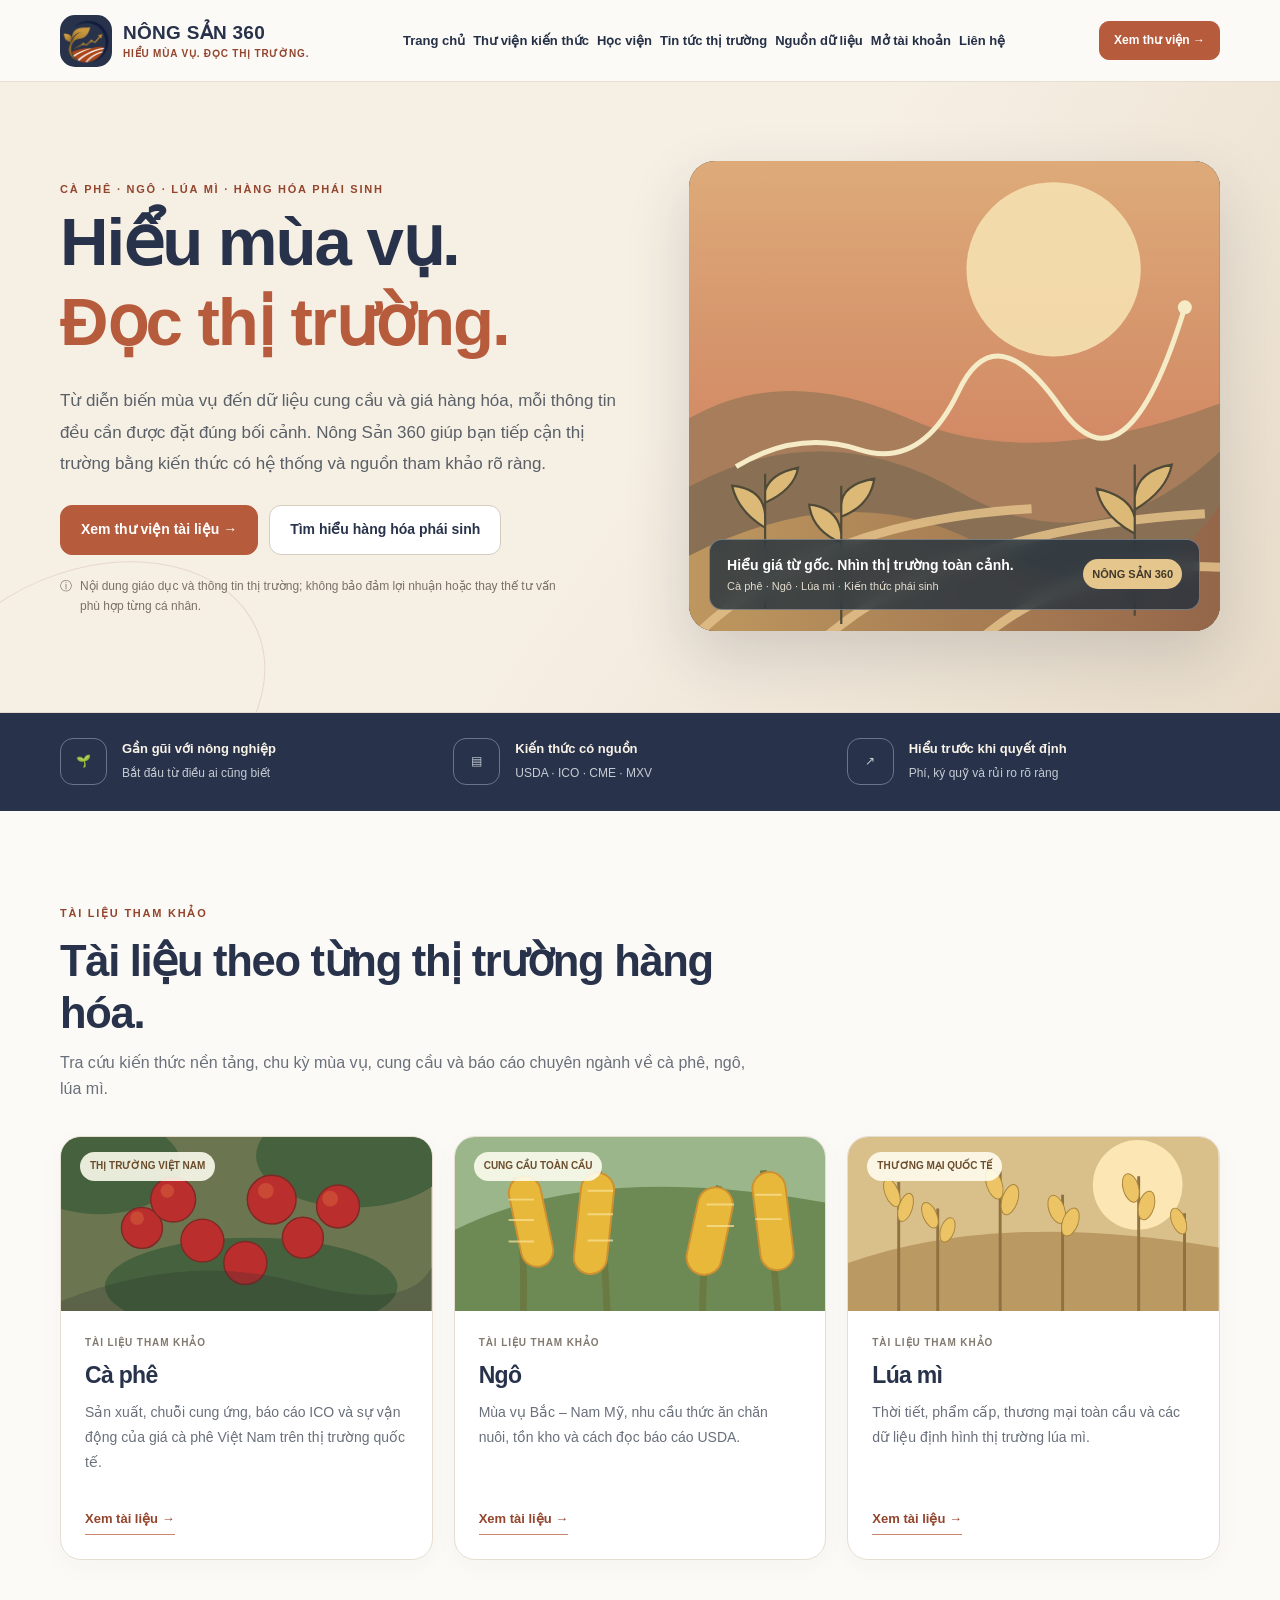
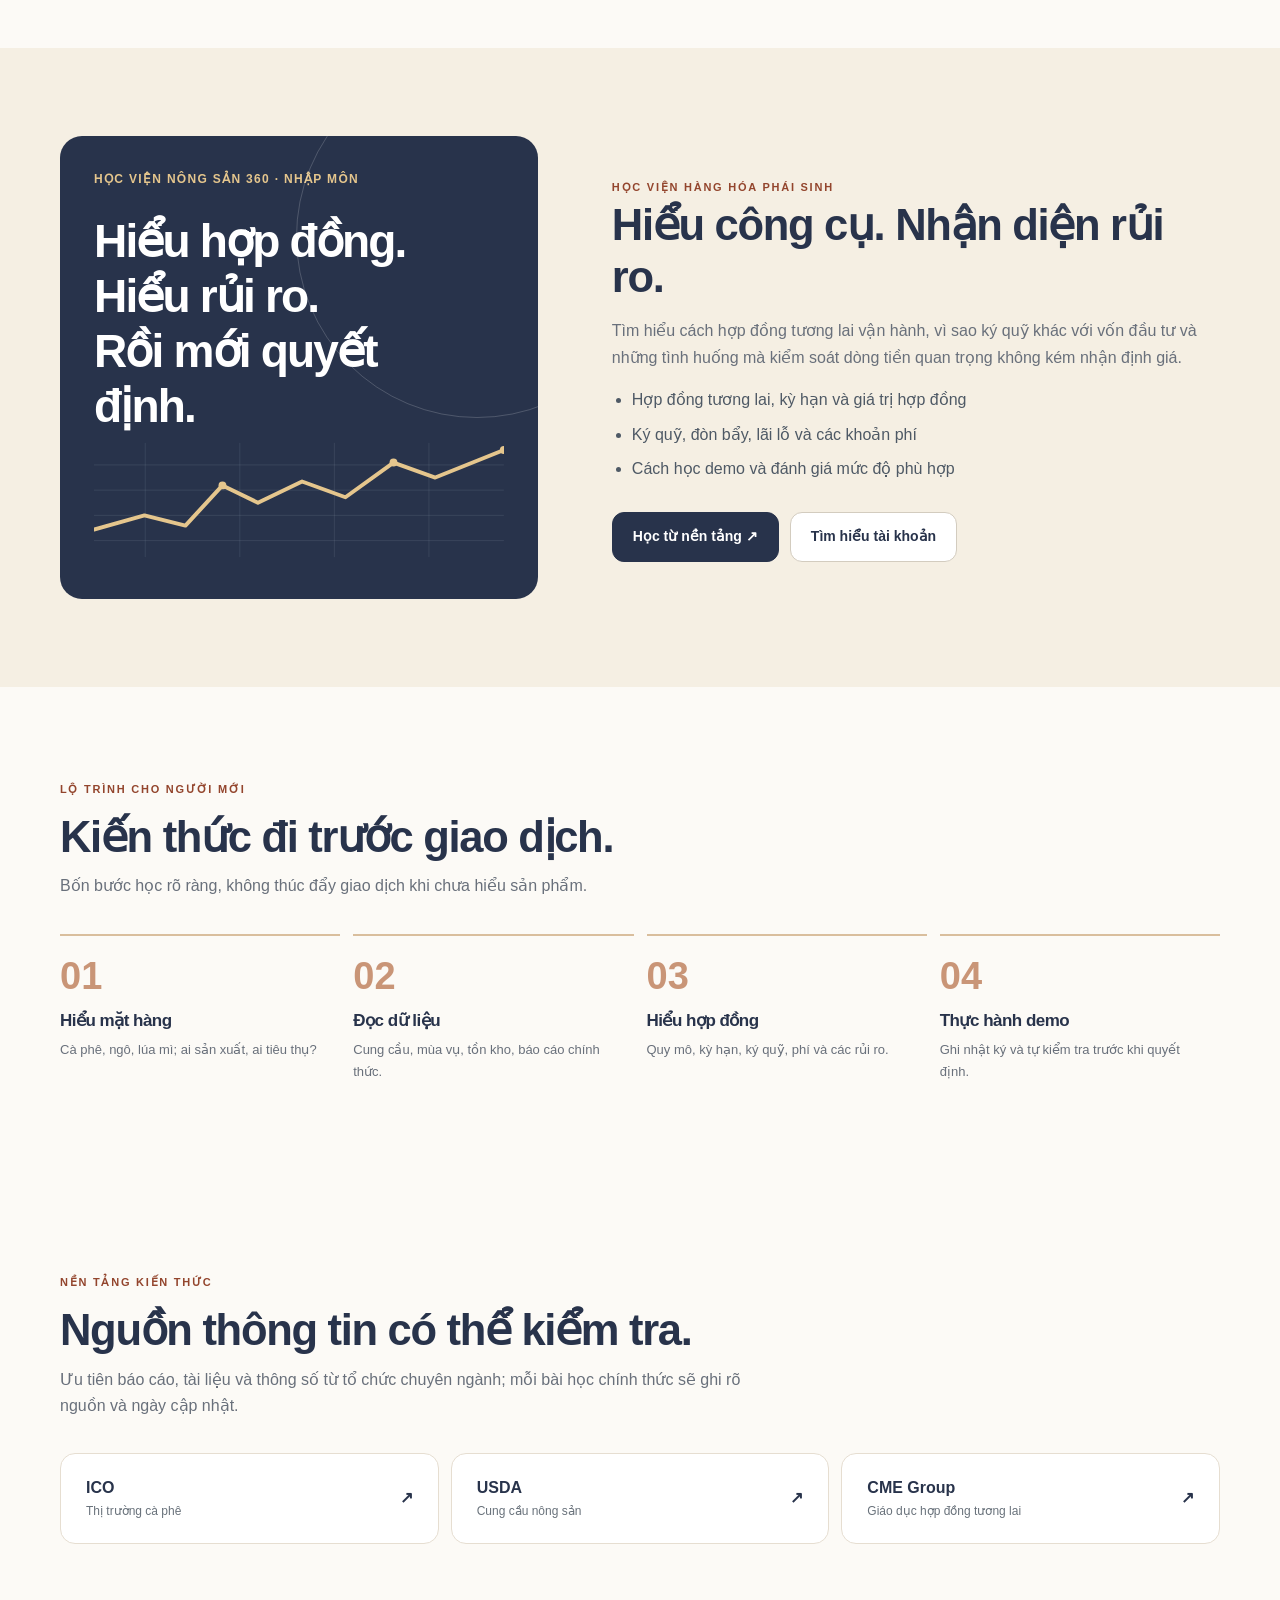
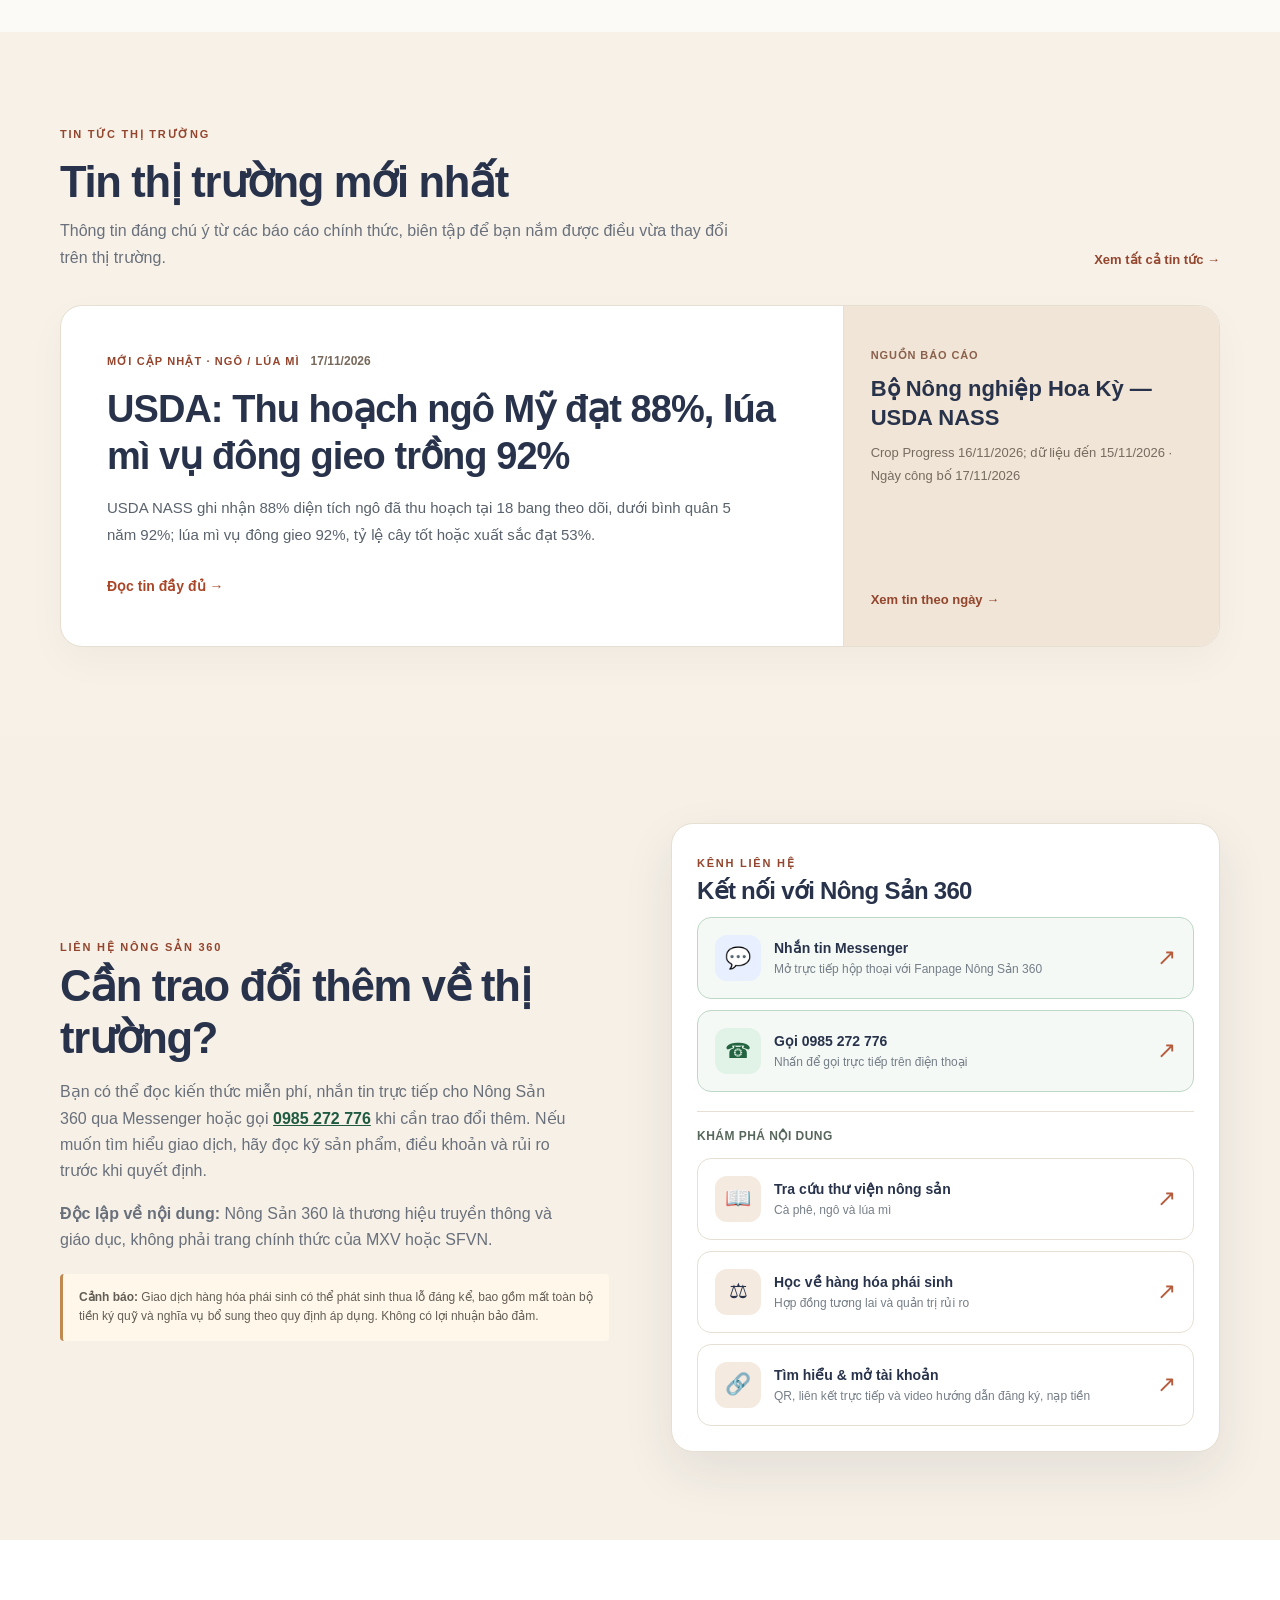
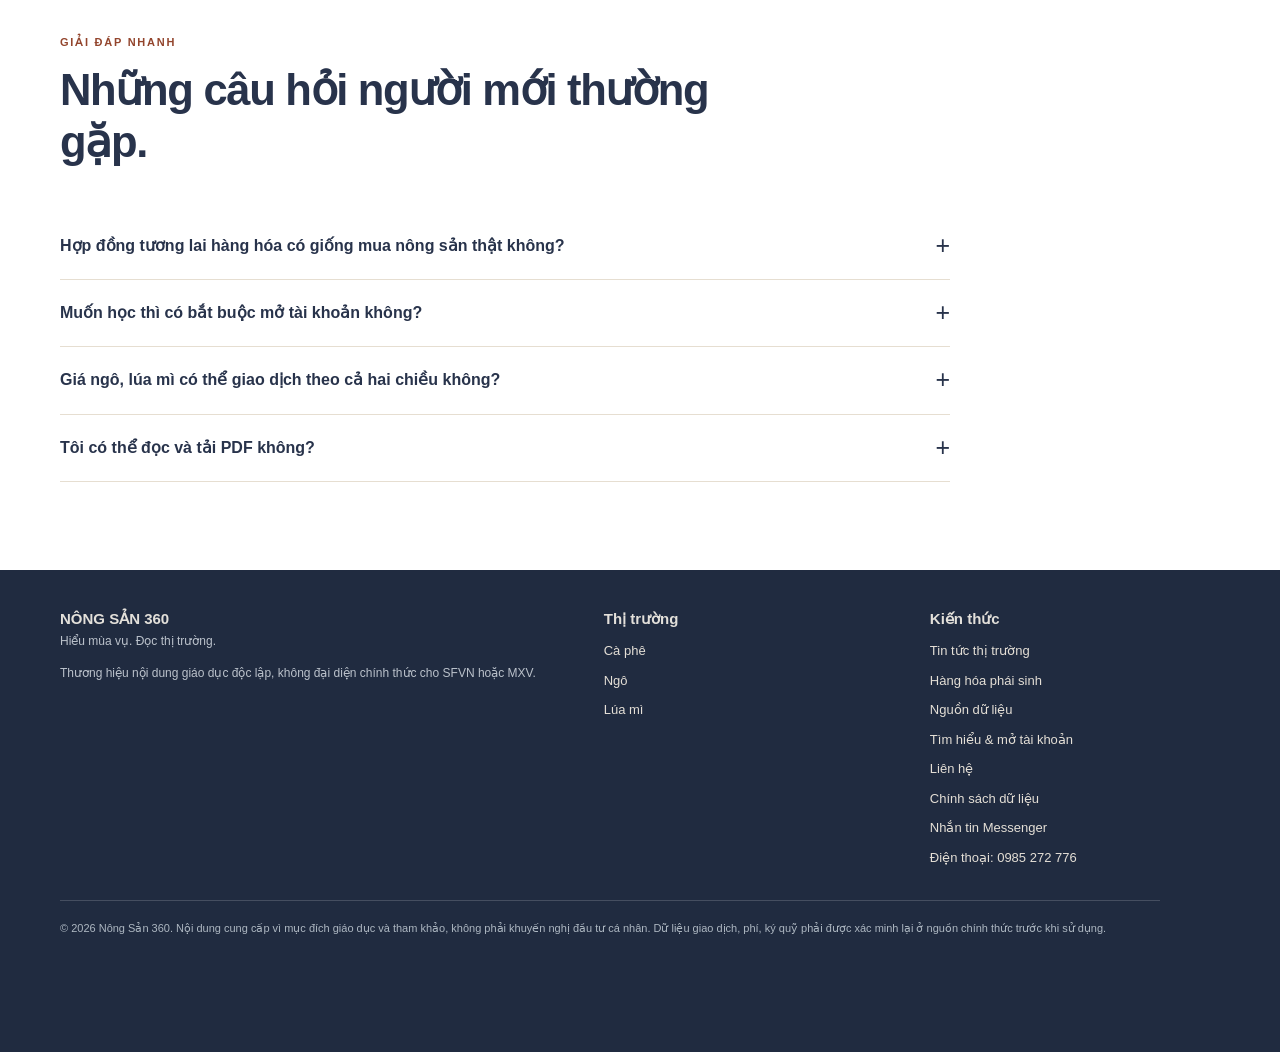
<file: index.html>
<!doctype html>
<html lang="vi"><head><meta charset="utf-8"/><meta content="width=device-width,initial-scale=1,viewport-fit=cover" name="viewport"/><meta content="#28334B" name="theme-color"/><meta content="Nông Sản 360 – tìm hiểu thị trường cà phê, ngô, lúa mì và hàng hóa phái sinh. Đọc dữ liệu cung cầu, mùa vụ và các tài liệu thực hành." name="description"/><title>Nông Sản 360 | Hiểu mùa vụ. Đọc thị trường.</title><style>
:root{--clay:#B65B3C;--clay-dark:#93452D;--navy:#28334B;--deep:#202B40;--wheat:#E5C68D;--ivory:#F5EFE3;--paper:#FCFAF6;--text:#253047;--muted:#69707B;--line:#E6DED1;--shadow:0 20px 52px rgba(33,42,58,.09)}
*{box-sizing:border-box}html{scroll-behavior:smooth}body{margin:0;background:var(--paper);color:var(--text);font:16px/1.65 "Segoe UI","Noto Sans",Arial,sans-serif;text-rendering:optimizeLegibility;-webkit-font-smoothing:antialiased}button,input{font:inherit}button,a{-webkit-tap-highlight-color:transparent}button{cursor:pointer}a{color:inherit;text-decoration:none}a:focus-visible,button:focus-visible,summary:focus-visible{outline:3px solid #bd6d4e;outline-offset:3px}img{max-width:100%;display:block}.container{width:min(1160px,calc(100% - 48px));margin:auto}.eyebrow{font-size:11px;color:var(--clay-dark);font-weight:850;letter-spacing:.16em;text-transform:uppercase}.eyebrow.light{color:var(--wheat)}h1,h2,h3,p{margin-top:0}h1,h2,h3{line-height:1.2;letter-spacing:-.03em}h1{font-size:clamp(39px,5.25vw,76px);font-weight:850;margin-bottom:22px}h2{font-size:clamp(29px,3.4vw,46px);margin-bottom:15px}h3{font-size:21px;margin-bottom:8px}p{color:var(--muted)}.hidden,[hidden]{display:none!important}
.site-header{height:82px;background:rgba(252,250,246,.96);border-bottom:1px solid var(--line);position:sticky;top:0;z-index:50;backdrop-filter:blur(14px)}.header-row{height:100%;display:flex;align-items:center;justify-content:space-between;gap:18px}.brand{display:flex;align-items:center;gap:11px;flex-shrink:0}.brand-icon{width:52px;height:52px;background:var(--navy);display:grid;place-items:center;border-radius:15px;overflow:hidden}.brand-icon img{width:55px;height:55px;object-fit:contain}.brand>span:last-child{min-width:0}.brand-title{display:block;font-size:19px;color:var(--navy);font-weight:850;letter-spacing:.015em;line-height:1.13}.brand-tag{display:block;font-size:10px;letter-spacing:.08em;font-weight:750;color:var(--clay-dark);line-height:1.15;margin-top:5px}.top-nav{display:flex;align-items:center;gap:25px;font-size:13px;font-weight:750}.top-nav a:hover{color:var(--clay)}.nav-actions{display:flex;align-items:center;gap:10px}.btn{display:inline-flex;align-items:center;justify-content:center;gap:10px;background:var(--clay);color:#fff;padding:14px 20px;border-radius:12px;border:1px solid var(--clay);font-weight:800;font-size:14px;line-height:1.4;transition:transform .18s,background .18s,box-shadow .18s;white-space:normal;text-align:center}.btn:hover{background:var(--clay-dark);transform:translateY(-2px);box-shadow:0 9px 22px #B65B3C22}.btn.secondary{background:#fff;color:var(--navy);border-color:#D3CCBF}.btn.secondary:hover{background:#f8f3eb}.btn.navy{background:var(--navy);border-color:var(--navy)}.btn.light{background:#fff;color:var(--navy);border-color:#fff}.btn.small{padding:10px 14px;font-size:12px;border-radius:10px}.menu-toggle{display:none;border:1px solid #dbd4c8;background:#fff;width:43px;height:43px;align-items:center;justify-content:center;border-radius:11px;font-size:23px;color:var(--navy)}
.hero{position:relative;overflow:hidden;background:linear-gradient(125deg,#F6EFE4 0%,#F6EFE4 52%,#E8DCC9 100%);border-bottom:1px solid #e2d9cc}.hero:after{content:"";position:absolute;left:-7%;bottom:-120px;width:360px;height:260px;border:1px solid #c7ac9255;border-radius:50%;transform:rotate(-23deg)}.hero-grid{position:relative;display:grid;grid-template-columns:1.04fr .96fr;gap:54px;align-items:center;padding-top:73px;padding-bottom:75px;min-height:630px}.hero h1{color:var(--navy);max-width:650px}.hero h1 em{font-style:normal;color:var(--clay)}.hero-copy{position:relative;z-index:2}.hero-lead{font-size:17px;max-width:560px;color:#5a6068;line-height:1.85;margin-bottom:26px}.hero-actions{display:flex;gap:11px;flex-wrap:wrap}.micro-note{display:flex;align-items:flex-start;gap:8px;font-size:12px;color:#7b7069;margin-top:22px;max-width:510px}.hero-visual{border-radius:26px;background:#1e2d44;overflow:hidden;box-shadow:0 25px 65px #22283a2a;min-height:470px;position:relative}.hero-visual>svg{width:100%;height:100%;position:absolute;inset:0}.visual-label{position:absolute;left:20px;right:20px;bottom:21px;border:1px solid #ffffff50;background:#182a3cbd;backdrop-filter:blur(8px);color:white;padding:14px 17px;border-radius:13px;display:flex;align-items:center;justify-content:space-between;gap:12px}.visual-label b{display:block;font-size:14px}.visual-label small{display:block;color:#e4ddcf;font-size:11px}.visual-label .pill{white-space:nowrap;background:#e5c68d;color:#413929;font-size:11px;padding:6px 9px;border-radius:50px;font-weight:850}
.section{padding:88px 0}section[id]{scroll-margin-top:95px}.section-heading{display:flex;align-items:flex-end;justify-content:space-between;gap:25px;margin-bottom:34px}.section-heading>div{max-width:690px}.section-heading h2{color:var(--navy);margin:10px 0 10px}.section-heading p{margin:0}.outline-link{font-weight:850;color:var(--clay-dark);font-size:13px;white-space:nowrap}.stats-strip{background:var(--navy);padding:25px 0;color:#f9f2e7}.stats-grid{display:grid;grid-template-columns:repeat(3,1fr);gap:20px}.stat{display:flex;align-items:center;gap:15px}.stat-icon{width:47px;height:47px;border:1px solid #6a758a;border-radius:13px;display:grid;place-items:center;font-size:22px;color:var(--wheat)}.stat b{font-size:13px;display:block}.stat span{font-size:12px;color:#c6cbd3}
.category-grid{display:grid;grid-template-columns:repeat(3,1fr);gap:21px}.category-card{background:white;border:1px solid var(--line);border-radius:21px;overflow:hidden;box-shadow:0 6px 26px #24304508;display:flex;flex-direction:column;transition:transform .2s,box-shadow .2s}.category-card:hover{transform:translateY(-4px);box-shadow:var(--shadow)}.category-art{height:174px;overflow:hidden;position:relative}.category-art svg{width:100%;height:100%;display:block}.category-art span{position:absolute;left:19px;top:15px;background:#fffef1df;color:#6b4c2c;font-size:10px;font-weight:850;padding:6px 10px;border-radius:99px}.category-body{padding:24px;flex:1;display:flex;flex-direction:column}.category-body h3{color:var(--navy);font-size:23px;margin-bottom:10px}.category-body p{font-size:14px;line-height:1.8;flex:1;margin-bottom:22px}.card-meta{font-size:11px;color:#82796f;margin:0 0 10px}.card-action{color:var(--clay-dark);font-size:13px;font-weight:850;align-self:flex-start;border-bottom:1px solid #c9866c;padding-bottom:4px}.split-section{background:var(--ivory)}.split{display:grid;grid-template-columns:.88fr 1.12fr;align-items:center;gap:74px}.intro-graphic{background:var(--navy);border-radius:22px;padding:34px;min-height:370px;display:flex;flex-direction:column;justify-content:space-between;position:relative;overflow:hidden}.intro-graphic:before{content:"";position:absolute;width:360px;height:360px;border:1px solid #ffffff2e;border-radius:50%;top:-80px;right:-120px}.intro-graphic .label{color:var(--wheat);font-size:12px;font-weight:800;letter-spacing:.11em}.intro-graphic .impact{color:#fff;font-size:clamp(32px,3.6vw,53px);font-weight:850;letter-spacing:-.04em;line-height:1.2;max-width:330px;margin-top:24px}.intro-graphic .chartline{width:100%;height:130px;position:relative}.intro-graphic svg{width:100%;height:100%}.intro-copy h2{color:var(--navy)}.intro-copy li{margin:8px 0;color:#4e5965}.intro-copy ul{padding-left:20px}.intro-copy .btn{margin-top:14px}.two-actions{display:flex;gap:11px;flex-wrap:wrap}
.steps{display:grid;grid-template-columns:repeat(4,1fr);gap:13px}.step{border-top:2px solid #D9BE9D;padding:21px 13px 10px 0}.step-num{font-size:38px;font-weight:850;color:#C99577;line-height:1}.step h3{font-size:17px;color:var(--navy);margin-top:16px}.step p{font-size:13px;margin:0}.resource-band{background:var(--navy);color:#fff}.resource-band .section-heading h2{color:white}.resource-band .section-heading p{color:#cbd0d9}.resource-grid{display:grid;grid-template-columns:repeat(2,1fr);gap:18px}.resource-item{display:flex;align-items:flex-start;gap:17px;background:#ffffff0e;border:1px solid #ffffff2b;border-radius:17px;padding:25px}.resource-num{width:52px;height:52px;border-radius:13px;display:grid;place-items:center;background:#e5c68d;color:#333849;font-size:23px;flex-shrink:0}.resource-item b{font-size:16px}.resource-item p{font-size:13px;color:#d7d6d9;margin:6px 0}.resource-item small{color:#ecd6a8;font-size:11px}.source{padding:21px 25px;border:1px solid var(--line);border-radius:15px;background:white;display:flex;align-items:center;justify-content:space-between;gap:16px}.source b{color:var(--navy)}.source span{font-size:12px;color:#69727b;display:block}.sources{display:grid;grid-template-columns:repeat(3,1fr);gap:12px}.news-grid{display:grid;grid-template-columns:repeat(3,1fr);gap:15px}.news-card{background:#fff;border:1px solid var(--line);border-radius:17px;padding:24px;display:flex;flex-direction:column}.news-card small{font-size:10px;color:var(--clay-dark);font-weight:850;letter-spacing:.1em}.news-card h3{font-size:18px;color:var(--navy);margin:12px 0}.news-card p{font-size:13px;flex:1}.news-card a{font-weight:850;color:var(--clay-dark);font-size:12px}.news-note{font-size:12px;color:#84786c;margin-top:16px}
.conversion{background:#F6F0E7}.convert-grid{display:grid;grid-template-columns:1fr 1fr;gap:62px;align-items:center}.convert-text h2{color:var(--navy)}.convert-text p{max-width:510px}.risk{font-size:12px;padding:14px 16px;background:#fff8ea;border-left:3px solid #bf8951;border-radius:4px;color:#625e56;margin-top:20px}.action-panel{background:white;border:1px solid var(--line);border-radius:22px;padding:25px;box-shadow:var(--shadow)}.action-panel h3{color:var(--navy);font-size:24px;margin:2px 0 10px}.action-tile{width:100%;display:flex;align-items:center;gap:13px;padding:17px;background:#fff;border:1px solid #e7dfd4;border-radius:14px;text-align:left;color:var(--navy);margin-top:11px}.action-tile:hover{border-color:#B65B3C;background:#fcf6f1}.ns-contact-tile{background:#f4f9f6;border-color:#bfd7c7}.ns-contact-facebook .action-ico{background:#e8efff;color:#2155a2}.ns-contact-call .action-ico{background:#e1f2e7;color:#23633f}.ns-contact-tile:hover{background:#eaf5ee;border-color:#42845e}.ns-contact-tile:focus-visible,.ns-contact-inline:focus-visible,.ns-guide-contact a:focus-visible{outline:3px solid #397652;outline-offset:3px}.ns-contact-inline{font-weight:800;color:#205b41;text-decoration:underline}.ns-action-divider{margin:19px 0 5px;padding-top:15px;border-top:1px solid #e7dfd4;font-size:12px;font-weight:800;color:#58675b;text-transform:uppercase;letter-spacing:.04em}.ns-guide-contact{padding:12px 14px;background:#f1f7f2;border:1px solid #d6e5da;border-radius:10px;margin:18px 0}.ns-guide-contact a{font-weight:750;color:#225f43;text-decoration:underline}.action-ico{background:#F4EAE0;width:46px;height:46px;border-radius:12px;display:grid;place-items:center;font-size:21px;flex-shrink:0}.action-copy{flex:1}.action-copy b{display:block;font-size:14px}.action-copy small{color:#757e87;font-size:12px;display:block;line-height:1.5}.action-arrow{font-size:23px;color:var(--clay)}.placeholder{font-size:12px;color:#86786f;margin:13px 0 0}.faq-section{background:white}.faq-list{max-width:890px}.faq-list details{border-bottom:1px solid var(--line);padding:20px 0}.faq-list summary{cursor:pointer;list-style:none;display:flex;justify-content:space-between;gap:16px;font-weight:800;color:var(--navy)}.faq-list summary::-webkit-details-marker{display:none}.faq-list summary:after{content:"+";font-weight:400;font-size:25px;line-height:1}.faq-list details[open] summary:after{content:"−"}.faq-list details p{font-size:14px;margin:10px 0 0}.site-footer{padding:36px 0 115px;background:#202B40;color:#e3e0da}.footer-grid{display:grid;grid-template-columns:1.4fr .8fr .8fr;gap:36px}.site-footer p{color:#bbc2cb;font-size:12px}.site-footer a{display:block;font-size:13px;color:#e4dfd6;margin:8px 0}.site-footer b{font-size:15px}.copyright{border-top:1px solid #ffffff2a;padding-top:18px;margin-top:24px;color:#adb7c1;font-size:11px}
.detail-page{padding:65px 0 95px;background:var(--paper);min-height:72vh}.breadcrumb{font-size:12px;color:#8a766a;margin-bottom:22px}.breadcrumb a{color:var(--clay-dark);font-weight:750}.detail-hero{background:var(--ivory);padding:32px;border:1px solid var(--line);border-radius:22px;display:grid;grid-template-columns:1fr auto;gap:20px;align-items:center}.detail-hero h1{font-size:clamp(32px,4vw,52px);margin:12px 0 10px}.detail-hero p{margin-bottom:0;max-width:730px}.detail-mark{font-size:60px;background:#e7d8c2;width:110px;height:110px;border-radius:22px;display:grid;place-items:center}.detail-layout{display:grid;grid-template-columns:1.4fr .6fr;gap:28px;margin-top:27px}.lesson-cards{display:grid;gap:13px}.lesson{background:#fff;border:1px solid var(--line);padding:22px;border-radius:17px;display:grid;grid-template-columns:48px 1fr;gap:16px}.lesson-index{border-radius:12px;background:#F5EBDF;color:var(--clay-dark);display:grid;place-items:center;font-weight:850;height:48px}.lesson h3{font-size:16px;color:var(--navy);margin:0 0 7px}.lesson p{font-size:13px;margin-bottom:10px}.lesson .status{display:inline-flex;font-size:11px;background:#F3EFE8;color:#7B6C5D;border-radius:40px;padding:4px 10px;font-weight:750}.lesson .status.available{background:#E9F3EC;color:#39734D}.side-panel{border:1px solid var(--line);border-radius:18px;padding:23px;background:white;align-self:start}.side-panel h3{font-size:17px}.side-panel p{font-size:13px}.side-panel a{display:block;color:var(--clay-dark);font-weight:800;font-size:13px;margin:11px 0}.mini-article{padding:22px;background:white;border:1px solid var(--line);border-radius:17px;margin-top:24px}.mini-article h3{color:var(--navy);font-size:19px}.mini-article ul{color:#53606a;font-size:14px;padding-left:18px}.mini-article li{margin:6px 0}.mini-article p{font-size:14px}.source-line{font-size:11px;color:#87786b;margin-top:16px}.notice{border-left:3px solid var(--clay);background:#F7EEE5;padding:15px;border-radius:4px;color:#665c55;font-size:13px;margin-top:16px}
.bottom-mobile{display:none}.dialog-backdrop{position:fixed;inset:0;background:#1520339e;z-index:100;display:none;align-items:center;justify-content:center;padding:18px}.dialog-backdrop.open{display:flex}.dialog{background:white;max-width:480px;width:100%;padding:28px;border-radius:20px;box-shadow:0 30px 70px #0004}.dialog h3{font-size:22px;color:var(--navy);margin:0 0 12px}.dialog p{font-size:14px}.dialog .top{display:flex;align-items:center;justify-content:space-between;gap:14px}.dialog .x{border:0;background:#eee9e0;width:34px;height:34px;border-radius:50%;font-size:20px}
@media(max-width:980px){.top-nav{gap:13px}.top-nav a{font-size:12px}.hero-grid{gap:30px}.split{gap:32px}.convert-grid{gap:30px}.stats-grid{gap:12px}}
@media(max-width:760px){.container{width:min(100% - 32px,650px)}.site-header{height:72px}.brand-icon{width:47px;height:47px}.brand-icon img{width:49px;height:49px}.brand{flex:1;min-width:0}.brand-title{font-size:17px}.brand-tag{font-size:8px;letter-spacing:.03em;max-width:230px;white-space:normal}.top-nav{display:none;position:absolute;left:0;right:0;top:72px;background:#fcfaf6;border-bottom:1px solid var(--line);padding:12px 16px 19px;flex-direction:column;align-items:stretch;gap:0;box-shadow:0 20px 25px #0001}.top-nav.open{display:flex}.top-nav a{padding:10px 8px;font-size:14px}.nav-actions>.btn{display:none}.menu-toggle{display:flex}.hero-grid{display:flex;flex-direction:column;align-items:stretch;padding:45px 0 48px;min-height:auto;gap:26px}.hero h1{font-size:clamp(39px,9vw,57px)}.hero-lead{font-size:15px;line-height:1.8}.hero-actions{display:grid;grid-template-columns:1fr}.hero-actions .btn{width:100%}.hero-visual{min-height:290px;border-radius:21px}.visual-label{left:11px;right:11px;bottom:11px;padding:10px 12px}.visual-label b{font-size:12px}.visual-label small{font-size:10px}.visual-label .pill{display:none}.section{padding:65px 0}.section-heading{display:block}.section-heading h2{font-size:32px}.section-heading .outline-link{display:inline-block;margin-top:13px}.stats-grid{grid-template-columns:1fr;gap:18px}.category-grid,.resource-grid,.sources,.news-grid,.split,.convert-grid,.detail-layout{grid-template-columns:1fr}.category-art{height:175px}.category-body{padding:24px}.category-body h3{font-size:22px}.split{gap:31px}.intro-graphic{min-height:270px}.steps{grid-template-columns:repeat(2,1fr);gap:10px}.step{padding:15px 0}.stat b{font-size:13px}.stat span{font-size:11px}.source{padding:16px}.footer-grid{grid-template-columns:1fr 1fr;gap:20px}.footer-grid>div:first-child{grid-column:1/-1}.site-footer{padding-bottom:125px}.bottom-mobile{position:fixed;display:grid;grid-template-columns:1fr 1fr;gap:9px;bottom:0;left:0;right:0;padding:9px 14px max(11px,env(safe-area-inset-bottom));z-index:40;background:#fffefbf5;border-top:1px solid #e8e0d5;box-shadow:0 -5px 28px #16223612}.bottom-mobile a{padding:10px 6px;border-radius:10px;background:#f3e9dc;color:var(--navy);font-weight:800;text-align:center;font-size:12px}.bottom-mobile a:last-child{background:var(--clay);color:#fff}.detail-page{padding:34px 0 65px}.detail-hero{padding:24px;grid-template-columns:1fr}.detail-hero h1{font-size:35px}.detail-mark{display:none}.lesson{padding:17px;grid-template-columns:41px 1fr;gap:13px}.lesson-index{height:41px}.side-panel{padding:20px}}
@media(prefers-reduced-motion:reduce){html{scroll-behavior:auto}.btn,.category-card{transition:none}}

/* Coffee online library V4 */
#coffeeReaderView[hidden]{display:none!important}body:has(#coffeeReaderView:not([hidden])) .bottom-mobile{display:none!important}
#coffeeReaderView{background:linear-gradient(180deg,#FCFAF6 0%,#F5EFE3 100%);min-height:70vh;padding:12px 0 84px}
.cr-wrap{max-width:1200px}.cr-breadcrumb{display:flex;gap:9px;align-items:center;font-size:13px;color:#737b87;margin:20px 0 22px;flex-wrap:wrap}.cr-breadcrumb a{color:#B65B3C;font-weight:700}.cr-breadcrumb span{white-space:nowrap;max-width:280px;overflow:hidden;text-overflow:ellipsis}
.cr-intro{background:#28334B;color:white;border-radius:25px;padding:39px 40px;display:flex;justify-content:space-between;gap:16px;align-items:center;box-shadow:0 15px 45px #28334b1b}.cr-intro h1{font-size:clamp(26px,3vw,40px);line-height:1.24;letter-spacing:-.025em;margin:14px 0 12px;color:white;max-width:840px}.cr-intro p{font-size:16px;max-width:680px;color:#e3dacb;line-height:1.65}.cr-intro .eyebrow{color:#E5C68D}.cr-icon{font-size:74px;flex:none}.cr-tags{display:flex;gap:8px;flex-wrap:wrap;margin-top:22px}.cr-tags span{border:1px solid #aeb0b43d;border-radius:50px;padding:5px 12px;color:#fff0db;font-size:12px}
.cr-actions{display:flex;align-items:center;justify-content:space-between;gap:12px;flex-wrap:wrap;margin:18px 0 16px}.cr-back{font-size:14px;color:#B65B3C;font-weight:750}.cr-draft{background:#F1E7DB;color:#7e5139;padding:7px 13px;border-radius:50px;font-size:11px;font-weight:800;letter-spacing:.04em}.cr-progress{height:9px;overflow:hidden;border-radius:12px;background:#e7ddce}.cr-progress div{width:0;height:100%;background:#B65B3C;border-radius:12px;transition:width .15s}.cr-progresscaption{font-size:12px;color:#79736a;margin:7px 0 20px}.cr-grid{display:grid;grid-template-columns:minmax(240px,310px) minmax(0,1fr);gap:22px;align-items:start}.cr-side{position:sticky;top:18px;background:#fff;border:1px solid #e8ded1;border-radius:20px;padding:24px 13px}.cr-side h2{margin:0 14px 17px;font-size:18px}.cr-toc-row{display:flex;align-items:start;gap:11px;padding:13px 11px;margin:5px 0;border-radius:10px;font-size:13px;line-height:1.5;color:#3a4350}.cr-toc-row:hover{background:#f7f1e8}.cr-toc-row.active{background:#f8ecdf;color:#8b3a23;font-weight:800}.cr-toc-num{font-weight:800;color:#ab6345;font-size:12px;min-width:22px}.cr-tick{font-size:12px;color:#247358;margin-left:auto}.cr-source-mini{margin:18px 10px 0;padding:16px;background:#faf6ef;border-radius:10px;color:#786f64;font-size:12px;line-height:1.65}
.cr-article-card{background:white;border:1px solid #e8ded1;border-radius:21px;padding:clamp(22px,4vw,46px);min-width:0;box-shadow:0 12px 28px #28334b09}.cr-article-card h2{font-size:clamp(22px,2.7vw,31px);line-height:1.3;color:#28334B;margin:10px 0 24px}.cr-eyebrow{color:#B65B3C;font-weight:800;font-size:12px;letter-spacing:.09em}.cr-chapter-grid{display:grid;grid-template-columns:1fr 1fr;gap:12px}.cr-chapter-card{display:flex;flex-direction:column;gap:8px;padding:19px;border:1px solid #e8ded1;border-radius:15px;background:#fbfaf7;transition:transform .2s,border .2s}.cr-chapter-card:hover{transform:translateY(-3px);border-color:#B65B3C}.cr-chapter-card span{font-size:12px;color:#ab6345;font-weight:750}.cr-chapter-card strong{font-size:15px;line-height:1.5}.cr-chapter-card small{font-size:12px;color:#7b7b7b}.cr-article-content{color:#3f4954;font-size:16px;line-height:1.87;overflow-wrap:anywhere}.cr-article-content h3{font-size:19px;color:#28334B;margin:29px 0 10px}.cr-article-content p{margin:0 0 15px}.cr-article-content li{padding-left:5px;margin:6px 0}.cr-article-content strong{color:#273650}.cr-article-content .cr-cite{color:#B65B3C;font-size:12px;font-weight:700;white-space:nowrap;text-decoration:underline;text-decoration-color:#e5b39a;text-underline-offset:3px}.cr-article-content blockquote{border-left:4px solid #B65B3C;margin:18px 0;padding:14px 18px;background:#fff7ef;border-radius:0 12px 12px 0}.cr-article-content table{border-collapse:collapse;font-size:13px;width:100%;display:block;overflow-x:auto;margin:18px 0}.cr-article-content th,.cr-article-content td{padding:11px 13px;border-bottom:1px solid #e8ded1;min-width:120px;text-align:left}.cr-article-content th{background:#faf6ed}.cr-ref-note{margin:25px 0 19px;padding:16px 19px;border-radius:13px;background:#f5f0e8;color:#655d53;font-size:13px;line-height:1.65}.cr-article-actions{display:flex;justify-content:space-between;align-items:center;gap:14px;flex-wrap:wrap;padding-top:17px;border-top:1px solid #e9e1d7}.cr-article-actions>div{display:flex;gap:9px;flex-wrap:wrap}.cr-mark,.cr-switch{font-size:13px;min-height:39px;display:inline-flex;justify-content:center;align-items:center;border-radius:9px;padding:9px 13px;border:1px solid #d7c9b8;background:white;color:#28334B;font-weight:750}.cr-mark{cursor:pointer}.cr-mark.marked{background:#e9f5ef;color:#217653;border-color:#cae4d3}.cr-next{background:#B65B3C;color:white;border-color:#B65B3C}.cr-sources{background:white;border:1px solid #e8ded1;border-radius:18px;padding:27px 30px;margin-top:24px}.cr-sources h2{font-size:20px;margin:0 0 8px}.cr-sources p{font-size:13px;color:#747d85}.cr-sources #crSourceList{margin-top:16px;display:grid;grid-template-columns:1fr 1fr;gap:9px}.cr-sources a{font-size:13px;color:#95492f;line-height:1.5;overflow-wrap:anywhere}.cr-volume-card{display:flex;transition:transform .2s,border .2s}.cr-volume-card:hover{transform:translateY(-2px);border-color:#B65B3C}.cr-vol-cta{color:#B65B3C;font-weight:800;font-size:13px;display:inline-block;margin-top:10px}
@media(max-width:850px){.cr-grid{grid-template-columns:1fr}.cr-side{position:static;padding:19px}.cr-intro{padding:26px 23px;border-radius:17px}.cr-icon{font-size:49px}.cr-sources #crSourceList{grid-template-columns:1fr}}
@media(max-width:580px){.cr-wrap{padding-left:16px!important;padding-right:16px!important}.cr-intro h1{font-size:26px}.cr-icon{display:none}.cr-chapter-grid{grid-template-columns:1fr}.cr-side{padding:15px 12px}.cr-toc-row{padding:12px 11px;font-size:13px}.cr-article-card{padding:22px 18px}.cr-article-content{font-size:15px}.cr-article-actions,.cr-article-actions>div{width:100%}.cr-article-actions>div>*{flex:1}.cr-mark{width:100%}.cr-draft{font-size:10px}.cr-breadcrumb{margin-top:10px}.cr-sources{padding:22px 19px}}


:root{--coffee:#B65B3C;--ink:#28334B;--cream:#F5EFE3;--wheat:#E5C68D;--border:#E8DED1}
html{scroll-behavior:smooth}body{overflow-x:hidden}
.site-header{position:relative;top:auto;z-index:20}.header-row{display:flex!important;align-items:center;gap:22px;flex-wrap:wrap}.top-nav{display:flex!important;gap:8px!important;flex-wrap:wrap!important;position:static!important;opacity:1!important;visibility:visible!important;transform:none!important;max-height:none!important;box-shadow:none!important;background:none!important}.top-nav a{white-space:nowrap}.menu-toggle{display:none!important}
.ns-main{background:#FAF8F4;min-height:72vh;padding:52px 0 76px}.ns-wrap{max-width:1160px;margin:0 auto;padding:0 24px}.ns-breadcrumb{display:flex;flex-wrap:wrap;align-items:center;gap:8px;color:#6d7280;font-size:13px;line-height:1.5;margin:0 0 24px}.ns-breadcrumb a{color:#7c503e;text-decoration:none}.ns-breadcrumb a:hover{text-decoration:underline}.ns-breadcrumb .sep{color:#c7bcb1}
.ns-kicker{font-size:12px;text-transform:uppercase;letter-spacing:2px;font-weight:800;color:#B65B3C}.ns-title{font-size:clamp(28px,4.2vw,46px);color:var(--ink);line-height:1.22;letter-spacing:-.5px;margin:10px 0 13px}.ns-lead{max-width:760px;color:#5f6570;line-height:1.8;margin:0 0 28px;font-size:16px}.ns-alert{background:#fff8ef;border:1px solid #ead9c0;border-left:4px solid var(--coffee);border-radius:12px;padding:14px 18px;color:#655b50;font-size:13px;line-height:1.65;margin:20px 0 28px}
.ns-list{display:grid;grid-template-columns:1fr;gap:14px}.ns-card{display:flex;align-items:center;gap:20px;padding:22px;border:1px solid var(--border);border-radius:17px;background:white;color:inherit;text-decoration:none;box-shadow:0 5px 16px rgba(40,51,75,.04);transition:border-color .15s,transform .15s}.ns-card:hover,.ns-card:focus-visible{border-color:var(--coffee);transform:translateY(-1px)}.ns-number{flex:none;width:59px;height:59px;border-radius:13px;background:#F6ECE2;color:#9f462c;display:grid;place-items:center;font-weight:900;font-size:22px}.ns-card-copy{flex:1;min-width:0}.ns-card-title{display:block;color:var(--ink);font-size:18px;font-weight:800;line-height:1.4}.ns-card-sub{display:block;color:#737b87;font-size:13px;line-height:1.65;margin-top:4px}.ns-arrow{margin-left:auto;color:var(--coffee);font-size:24px;font-weight:700}
.ns-section-label{font-size:15px;font-weight:800;color:#28334B;margin:34px 0 15px}.ns-stats{display:flex;gap:9px;flex-wrap:wrap;margin-bottom:20px}.ns-stat{background:#f6ece2;color:#79523d;border-radius:999px;padding:7px 13px;font-size:12px;font-weight:700}.ns-actions{display:flex;flex-wrap:wrap;align-items:center;gap:12px;margin-top:23px}.ns-btn{display:inline-flex;align-items:center;justify-content:center;gap:7px;background:#28334B;color:#fff!important;border-radius:10px;padding:12px 18px;text-decoration:none;font-weight:700;font-size:14px}.ns-btn:hover{background:#B65B3C}.ns-btn.secondary{background:#fff;color:#28334B!important;border:1px solid #ded6cb}
.ns-chapters{display:grid;gap:11px;margin-top:20px}.ns-chapter-row{display:flex;align-items:center;gap:16px;border:1px solid #e8dfd4;background:white;border-radius:13px;padding:16px 18px;color:inherit;text-decoration:none}.ns-chapter-row:hover{border-color:#C98A6C;background:#fffdfa}.ns-chapter-num{display:grid;place-items:center;flex:none;border-radius:9px;width:46px;height:44px;background:#f4eae0;color:#9F462D;font-weight:800}.ns-chapter-name{flex:1;color:#28334B;font-weight:750;line-height:1.5}.ns-chapter-open{color:#9F462D;font-size:22px}
.ns-layout{display:grid;grid-template-columns:minmax(0,1fr) 275px;gap:28px;align-items:start}.ns-article{background:white;border:1px solid #e6ded3;border-radius:17px;padding:36px 41px;min-width:0;box-shadow:0 4px 18px rgba(40,51,75,.025);overflow-wrap:anywhere}.ns-article h2,.ns-article h3{color:#28334B;line-height:1.45;margin:24px 0 12px}.ns-article h3:first-child{margin-top:0}.ns-article h3{font-size:21px}.ns-article h4{font-size:17px}.ns-article p{font-size:15px;color:#454f5e;line-height:1.86;margin:0 0 16px}.ns-article ul,.ns-article ol{padding-left:25px;margin:5px 0 18px}.ns-article li{font-size:15px;line-height:1.82;margin:7px 0;color:#454f5e}.ns-article a{color:#9a4b31;text-decoration:underline;text-underline-offset:3px}.ns-article table{display:block;overflow-x:auto;max-width:100%;border-collapse:collapse;margin:18px 0;font-size:14px}.ns-article table td,.ns-article table th{padding:10px;border:1px solid #dfd7ce;min-width:85px}.ns-article blockquote{margin:18px 0;padding:14px 18px;border-left:4px solid #B65B3C;background:#faf6f0}.ns-article img{max-width:100%;height:auto}.ns-source-list{font-size:13px;line-height:1.7;background:#f8f5f0;padding:16px 18px;border-radius:10px;margin-top:26px}.ns-source-list strong{display:block;margin-bottom:7px;color:#28334B}.ns-source-list li{font-size:13px;overflow-wrap:anywhere}.ns-side{background:#fff;border:1px solid #e6ded3;border-radius:14px;padding:20px;position:sticky;top:22px}.ns-side h3{font-size:16px;color:#28334B;margin:0 0 15px}.ns-side-list{display:grid;gap:4px;max-height:58vh;overflow-y:auto}.ns-side a{display:block;text-decoration:none;color:#657080;padding:9px 10px;border-radius:7px;line-height:1.45;font-size:12.5px}.ns-side a[aria-current=page]{background:#f4eae0;color:#9f462c;font-weight:750}.ns-side a:hover{background:#f8f2eb;color:#8b4834}.ns-stepnav{margin-top:25px;display:flex;gap:12px;justify-content:space-between;flex-wrap:wrap}.ns-stepnav a{border:1px solid #e1d5c9;background:#fff;padding:12px 16px;border-radius:10px;color:#7d402b;font-weight:700;text-decoration:none}.ns-stepnav a:hover{border-color:#B65B3C}
.ns-grid{display:grid;grid-template-columns:repeat(2,minmax(0,1fr));gap:16px}.ns-collection{display:block;padding:25px;background:#fff;border:1px solid var(--border);border-radius:16px;text-decoration:none;color:#28334B}.ns-collection strong{font-size:19px}.ns-collection p{font-size:14px;color:#667083;line-height:1.6}.ns-collection small{font-weight:800;color:#9F462D}.ns-collection.muted{opacity:.7}
/* Homepage card links always navigate to true HTML pages. */
@media(max-width:920px){.top-nav{gap:2px!important}.top-nav a{font-size:12px!important;padding:5px 7px!important}.ns-layout{grid-template-columns:1fr}.ns-side{position:static}.ns-side-list{max-height:none;display:grid;grid-template-columns:repeat(2,minmax(0,1fr))}}
@media(max-width:650px){.ns-main{padding:30px 0 50px}.ns-wrap{padding:0 17px}.ns-card{padding:16px;gap:12px}.ns-number{width:48px;height:48px;font-size:17px}.ns-card-title{font-size:15px}.ns-card-sub{font-size:12px}.ns-article{padding:23px 19px}.ns-article p,.ns-article li{font-size:14px}.ns-article h3{font-size:18px}.ns-chapter-row{padding:12px 13px}.ns-chapter-name{font-size:14px}.ns-side-list{grid-template-columns:1fr}.ns-grid{grid-template-columns:1fr}.ns-lead{font-size:14px}.ns-breadcrumb{font-size:12px}.header-row{gap:6px}.top-nav{width:100%;justify-content:flex-start}.top-nav a{padding:5px 8px!important}}
@media print{.site-header,.site-footer,.ns-side,.ns-stepnav{display:none!important}.ns-layout{display:block}.ns-main{padding:0;background:#fff}.ns-article{border:0;box-shadow:none;padding:0}}

/* V7: full-screen internal navigation with one HTML file. */
#route-mount{min-height:54vh} #route-mount main{animation:nsPageIn .15s ease-out}
@keyframes nsPageIn{from{opacity:.6;transform:translateY(5px)}to{opacity:1;transform:translateY(0)}}
html{scroll-padding-top:90px}
@media(max-width:700px){html{scroll-padding-top:75px}}

/* Nông Sản 360 – editorial interface refinements / preview V8 */
.v2-home-callout{display:none!important}
.v2-book-card{transition:transform .18s ease,box-shadow .18s ease,border-color .18s ease}
.v2-book-card:hover{transform:translateY(-2px);box-shadow:0 9px 28px rgba(40,51,75,.09)}
.v2-book-title small{display:block;margin-top:7px;line-height:1.65;font-size:12.5px;color:#69727b;font-weight:450}
.v2-code{font-variant-numeric:tabular-nums;letter-spacing:.025em}
.v2-eyebrow{letter-spacing:.12em}
.v2-meta span{font-size:11px;font-weight:700}
#thu-vien .category-grid{grid-template-columns:repeat(3,minmax(0,1fr))}
#thu-vien .category-card{min-width:0}
#thu-vien .category-body p{min-height:6.2em}
#thu-vien .card-meta{font-size:10px;letter-spacing:.09em;font-weight:850}
#thu-vien .card-action{margin-top:auto}
.v2-collections .v2-collection{transition:transform .2s,border-color .2s,box-shadow .2s}
.v2-collections .v2-collection:hover{transform:translateY(-2px);box-shadow:0 8px 25px #1a243311}
.v2-detail-head .ns-lead{max-width:700px}
.site-footer .copyright{max-width:1100px}
@media(max-width:800px){#thu-vien .category-grid{grid-template-columns:1fr}}
@media(max-width:760px){
  .site-header{position:relative!important;z-index:100!important}
  .site-header .header-row{flex-wrap:nowrap!important;align-items:center!important;justify-content:space-between!important;height:72px!important;gap:8px!important}
  .site-header .brand{flex:1 1 auto!important;min-width:0!important}
  .site-header .top-nav{display:none!important;position:absolute!important;top:72px!important;left:0!important;right:0!important;width:100%!important;z-index:99!important;flex-direction:column!important;align-items:stretch!important;gap:0!important;margin:0!important;padding:10px 16px 17px!important;background:#FCFAF6!important;border-bottom:1px solid var(--line)!important;box-shadow:0 18px 30px #1e293b2d!important;}
  .site-header .top-nav.open{display:flex!important}
  .site-header .top-nav a{padding:11px 12px!important;font-size:14px!important;white-space:normal!important;color:var(--navy)!important;border-radius:8px!important}
  .site-header .top-nav a:hover{background:#F5EFE3!important}
  .site-header .menu-toggle{display:flex!important;align-items:center!important;justify-content:center!important;flex:0 0 43px!important}
  .site-header .nav-actions{display:flex!important;flex-shrink:0!important}
  .site-header .nav-actions>.btn{display:none!important}
}
@media(max-width:600px){.v2-book-title small{font-size:12px}.hero h1{line-height:1.11}.category-body p{min-height:0!important}}
</style><style id="final2-override">
.v2-home-callout{padding:10px 18px;background:#223b45;color:#f2f1e8;font-size:13px;text-align:center}
.v2-home-callout a{color:#ffe0a3;text-decoration:underline;font-weight:700}
.ns-main-v2{min-height:65vh}
.ns-main-v2 .ns-wrap{max-width:1080px}
.v2-eyebrow{font-size:12px;font-weight:800;letter-spacing:.12em;color:#9e563d;margin:20px 0 13px}
.v2-meta{display:flex;gap:8px;flex-wrap:wrap;margin:22px 0 26px}
.v2-meta span{background:#f2ecdf;border:1px solid #e6dacb;border-radius:50px;padding:5px 13px;color:#534a42;font-weight:700;font-size:12px}
.v2-collections{grid-template-columns:repeat(2,minmax(0,1fr))!important}
.v2-collection{position:relative;min-height:182px}
.v2-collection-icon{display:block;font-size:25px;margin-bottom:4px}
.v2-collection p{line-height:1.5}
.v2-search-label{display:block;font-weight:700;font-size:13px;color:#39455a;margin-bottom:7px}
.v2-search{width:100%;padding:15px 16px;border:1px solid #d4cdc0;border-radius:12px;background:#fff;margin:0 0 20px;color:#28334b;outline-offset:3px}
.v2-search:focus{border-color:#b65b3c;box-shadow:0 0 0 3px #b65b3c20}
.v2-book-list{display:grid;gap:12px;margin:12px 0 28px}
.v2-book-card{display:flex;gap:18px;align-items:center;padding:18px 22px;background:#fff;border:1px solid #e5ded0;border-radius:15px;text-decoration:none!important;color:#28334b;transition:transform .15s,border-color .15s;box-shadow:0 6px 22px #28334b09}
.v2-book-card:hover,.v2-book-card:focus-visible{transform:translateY(-2px);border-color:#b65b3c}
.v2-code{font-weight:850;font-size:15px;letter-spacing:.04em;color:#a5563b;background:#faeee7;padding:8px 12px;border-radius:9px;flex:none}
.v2-book-title{display:flex;flex:1;flex-direction:column;line-height:1.35;gap:6px;font-weight:750}
.v2-book-title small{font-weight:500;color:#6b7280;font-size:12px}
.v2-card-arrow{font-weight:bold;font-size:23px;color:#b65b3c}
.v2-no-results{color:#7a5543;padding:16px}
.v2-notice,.v2-pdf-warning{background:#fff9ed;border-left:4px solid #bf8b55;border-radius:5px;padding:14px 18px;margin:22px 0;color:#64523b;font-size:13px;line-height:1.6}
.v2-legacy{margin-bottom:20px;background:#f6f3ee;border-radius:12px;padding:12px 16px}
.v2-legacy a{color:#a14d32;text-decoration:underline}
.v2-detail-head{display:flex;gap:20px;align-items:flex-start}
.v2-detail-head .ns-title{margin:0}
.v2-detail-head .ns-lead{margin:10px 0 0;font-size:14px}
.v2-detail-actions{display:flex;gap:12px;align-items:center;flex-wrap:wrap;margin-top:23px}
.v2-drive-link{color:#624c3f;text-decoration:underline;font-size:13px}
.v2-reader{background:#f2eee7;border:1px solid #e3d9cb;border-radius:14px;overflow:hidden;margin:15px 0 22px}
.v2-reader iframe{width:100%;height:min(78vh,960px);min-height:560px;border:none;background:white;display:block}
.v2-reader-fallback{padding:9px 14px;font-size:12px;color:#64594e}
.v2-old-warning{background:#ffe9c5;color:#5e3929;padding:10px 15px;font-size:13px;border-bottom:1px solid #e9b978}
.v2-old-warning a{font-weight:700;color:#78361d;text-decoration:underline}
@media(max-width:760px){.v2-collections{grid-template-columns:1fr!important}.v2-detail-head{flex-direction:column;gap:10px}.v2-reader iframe{height:68vh;min-height:440px}.v2-book-card{padding:14px;gap:10px}.v2-book-title{font-size:14px}.v2-detail-actions .ns-btn{width:100%;text-align:center}.v2-drive-link{display:block;width:100%;text-align:center}}
@media(prefers-reduced-motion:reduce){.v2-book-card{transition:none}}
</style><style id="ns-news-v85-style">
/* V9.2: truthful 404 state for removed news and invalid routes */
.ns-news-not-found{max-width:760px;margin:25px auto;padding:50px clamp(22px,5vw,55px);background:#fff;border:1px solid var(--line);border-radius:20px;text-align:center}
.ns-news-not-found h1{color:var(--navy);font-size:clamp(29px,4.5vw,46px);margin:13px 0}
.ns-news-not-found p{max-width:530px;margin:0 auto 26px;line-height:1.75}
.ns-news-not-found-actions{display:flex;justify-content:center;align-items:center;flex-wrap:wrap;gap:14px}
.ns-news-not-found .ns-news-more{display:inline-flex;text-decoration:none}

/* Nông Sản 360 news reading experience */
.ns-news-home .section-heading{align-items:end}
.ns-news-home .outline-link{white-space:nowrap}
.ns-news-feature{display:grid;grid-template-columns:minmax(0,1.35fr) minmax(230px,.65fr);overflow:hidden;border:1px solid var(--line);border-radius:22px;background:#fff;box-shadow:0 14px 40px #2f261409}
.ns-news-feature-main{padding:clamp(25px,4vw,46px)}
.ns-news-meta{display:flex;gap:11px;flex-wrap:wrap;align-items:center;color:#78695b;font-size:12px;line-height:1.6;font-weight:700}
.ns-news-label{color:var(--clay-dark);font-size:11px;font-weight:850;letter-spacing:.10em;text-transform:uppercase}
.ns-news-feature h3{font-size:clamp(25px,3.2vw,38px);line-height:1.24;margin:15px 0 14px;color:var(--navy);letter-spacing:-.025em}
.ns-news-feature h3 a{color:inherit;text-decoration:none}
.ns-news-feature h3 a:hover,.ns-news-item h3 a:hover{text-decoration:underline;text-decoration-thickness:1px;text-underline-offset:4px}
.ns-news-feature p{font-size:15px;color:#59626c;max-width:650px;line-height:1.8;margin:0 0 25px}
.ns-news-read{display:inline-flex;align-items:center;gap:8px;color:#aa4628;font-weight:850;font-size:14px;text-decoration:none}
.ns-news-read:hover{text-decoration:underline;text-underline-offset:4px}
.ns-news-feature-aside{background:#f0e5d6;border-left:1px solid var(--line);padding:35px 27px;display:flex;flex-direction:column;justify-content:space-between;gap:24px}
.ns-news-feature-aside .source-stamp{font-size:11px;font-weight:850;letter-spacing:.08em;text-transform:uppercase;color:#8a604c}
.ns-news-feature-aside strong{display:block;font-size:22px;color:var(--navy);line-height:1.3;margin:8px 0}
.ns-news-feature-aside p{font-size:13px;color:#766b60;margin:0}
.ns-news-feature-aside a{font-size:13px;font-weight:800;color:var(--clay-dark)}
.ns-news-shell{padding:62px 0 85px;min-height:56vh}
.ns-news-crumbs{display:flex;align-items:center;flex-wrap:wrap;gap:9px;color:#827b75;font-size:13px;margin:0 0 22px}
.ns-news-crumbs a{color:var(--clay-dark);text-decoration:none;font-weight:750}
.ns-news-heading h1{font-size:clamp(35px,4.6vw,58px);letter-spacing:-.035em;line-height:1.1;color:var(--navy);margin:13px 0 17px}
.ns-news-heading>p{max-width:740px;font-size:16px;line-height:1.85;color:#68717b;margin:0}
.ns-news-filterbox{margin:30px 0 38px;padding:17px 19px;background:#fff;border:1px solid var(--line);border-radius:17px;display:flex;flex-direction:column;gap:16px}
.ns-news-filters{display:flex;gap:9px;flex-wrap:wrap}
.ns-news-filter{appearance:none;border:1px solid #e6dbcd;background:#fff;border-radius:999px;color:#5e6470;padding:9px 15px;font-size:13px;font-weight:750;cursor:pointer}
.ns-news-filter[aria-pressed="true"]{background:var(--navy);border-color:var(--navy);color:#fff}
.ns-news-search{display:block;width:100%;min-height:43px;padding:10px 14px;border:1px solid #e6dbcd;border-radius:11px;font:inherit;font-size:14px;background:#fff;box-sizing:border-box;color:var(--navy)}
.ns-news-search:focus-visible{outline:2px solid var(--clay);outline-offset:2px}
.ns-news-date{display:flex;gap:14px;align-items:center;margin:33px 0 15px;color:var(--navy);font-size:18px;font-weight:800}
.ns-news-date:after{content:"";height:1px;background:var(--line);flex:1}
.ns-news-item{display:grid;grid-template-columns:minmax(0,1fr) auto;align-items:center;gap:22px;background:#fff;border:1px solid var(--line);border-radius:16px;margin-bottom:12px;padding:25px 28px}
.ns-news-item h3{font-size:21px;line-height:1.38;color:var(--navy);margin:8px 0 8px}
.ns-news-item h3 a{text-decoration:none;color:inherit}
.ns-news-item p{margin:0;color:#626d77;font-size:14px;line-height:1.7}
.ns-news-item .ns-news-read{white-space:nowrap}
.ns-news-empty{background:#fff;border:1px solid var(--line);border-radius:13px;padding:24px;color:#727780}
.ns-news-count{font-size:13px;color:#7b7771;margin:0}
.ns-news-article{max-width:800px;margin:auto}
.ns-news-article h1{font-size:clamp(33px,5vw,52px);letter-spacing:-.035em;line-height:1.18;color:var(--navy);margin:14px 0 19px}
.ns-news-lead{font-size:18px;font-weight:530;line-height:1.8;color:#415064;margin:21px 0 32px}
.ns-news-prose h2{color:var(--navy);font-size:24px;line-height:1.3;margin:37px 0 13px}
.ns-news-prose p{font-size:16px;line-height:1.95;color:#49515c;margin:0 0 17px}
.ns-news-key{background:#f7f1e8;border-left:4px solid var(--clay);border-radius:0 13px 13px 0;padding:20px 25px;margin:30px 0;color:#323d49;line-height:1.75}
.ns-news-key b{display:block;color:var(--navy);margin-bottom:8px}
.ns-news-source{padding:21px 24px;background:#fff;border:1px solid var(--line);border-radius:15px;margin:35px 0 12px}
.ns-news-source span{font-size:12px;color:#6c747d;display:block;margin-bottom:7px}
.ns-news-source a{font-size:14px;color:var(--clay-dark);font-weight:800;overflow-wrap:anywhere}
.ns-news-disclaimer{font-size:12px;color:#777d83;margin:11px 0 28px}
.ns-news-related{margin-top:55px;border-top:1px solid var(--line);padding-top:24px}
.ns-news-related h2{font-size:23px;color:var(--navy);margin:0 0 17px}
.ns-news-related .ns-news-item{padding:18px 21px}
@media(max-width:760px){.ns-news-feature{grid-template-columns:1fr}.ns-news-feature-main{padding:25px 22px}.ns-news-feature-aside{border-left:0;border-top:1px solid var(--line);padding:19px 22px;gap:8px}.ns-news-feature-aside strong{font-size:16px}.ns-news-shell{padding:35px 0 65px}.ns-news-item{grid-template-columns:1fr;align-items:start;padding:20px}.ns-news-article h1{font-size:34px}.ns-news-lead{font-size:16px}.ns-news-prose p{font-size:15px}.ns-news-date{font-size:16px}.ns-news-heading h1{font-size:36px}}

/* V9.1: newsroom archive controls and timeline readability */
.ns-news-updated{color:#7b6556;font-size:13px;font-weight:700;margin:16px 0 0}
.ns-news-toolbar{display:flex;align-items:end;justify-content:space-between;gap:16px;flex-wrap:wrap}
.ns-news-month-label{display:flex;align-items:center;gap:11px;color:#706f6e;font-size:13px;font-weight:750}
.ns-news-month-label select{background:#fff;border:1px solid #e6dbcd;border-radius:10px;min-height:41px;padding:7px 12px;font:inherit;color:var(--navy)}
.ns-news-reset{background:transparent;border:1px solid #d4c6b8;border-radius:10px;padding:8px 14px;min-height:41px;color:var(--clay-dark);font-size:13px;font-weight:750}
.ns-news-reset:hover,.ns-news-more:hover{background:#f5ede3}
.ns-news-date-count{font-size:12px;font-weight:700;letter-spacing:0;color:#807771;background:#f2e9dd;border-radius:99px;padding:3px 10px}
.ns-news-more-wrap{text-align:center;padding:24px 0 0}
.ns-news-more{border:1px solid #d4c6b8;background:#fff;border-radius:12px;padding:12px 21px;color:var(--navy);font-weight:800}
.ns-news-item h3 a:focus-visible,.ns-news-feature h3 a:focus-visible{outline:2px solid var(--clay);outline-offset:4px}
@media(max-width:600px){.ns-news-month-label{width:100%;justify-content:space-between}.ns-news-month-label select{min-width:165px}.ns-news-reset{width:100%}}

/* Standalone account guide */
.ns-guide-page .ns-wrap{max-width:1060px}.ns-guide-page .ns-lead{max-width:860px}.ns-guide-summary{display:grid;grid-template-columns:repeat(4,minmax(0,1fr));gap:12px;margin:25px 0 34px}.ns-guide-summary>a{display:flex;align-items:center;justify-content:space-between;gap:10px;padding:16px;background:#fff;border:1px solid var(--line);border-radius:12px;color:var(--navy);font-weight:750;font-size:13px;line-height:1.45;text-decoration:none;transition:background .18s,border-color .18s,box-shadow .18s}.ns-guide-summary>a span{color:#2d7351;font-size:17px}.ns-guide-summary>a:hover{background:#f3f8f3;border-color:#86ac8b;box-shadow:0 5px 15px #164d2720}.ns-guide-summary>a:focus-visible{outline:3px solid #417b57;outline-offset:3px}.ns-guide-page #guide-risk,.ns-guide-page #guide-register,.ns-guide-page #guide-apps,.ns-guide-page #guide-videos{scroll-margin-top:110px}.ns-guide-panel{background:#fff;border:1px solid var(--line);border-radius:20px;padding:28px;margin:24px 0;box-shadow:0 10px 35px #1e293b0a}.ns-guide-panel h2{font-size:clamp(23px,3vw,32px);margin:10px 0 12px;color:var(--navy)}.ns-guide-panel>p{font-size:14px}.ns-guide-register-grid{display:grid;grid-template-columns:260px 1fr;gap:30px;align-items:center;margin-top:22px}.ns-guide-qr{display:flex;flex-direction:column;align-items:center;gap:11px;background:#faf7f1;padding:16px;border:1px solid #e8e0d2;border-radius:15px;text-align:center}.ns-guide-qr img{width:228px;height:228px;max-width:100%;image-rendering:pixelated;background:#fff}.ns-guide-qr small{font-size:12px;color:#69707b}.ns-guide-register-info h3{color:var(--navy);margin:0 0 10px}.ns-guide-register-info p{font-size:14px}.ns-guide-cta{max-width:100%;white-space:normal}.ns-guide-url{margin-top:15px;padding:10px 12px;border:1px solid #e8e0d2;background:#fbf9f4;border-radius:9px;overflow-wrap:anywhere}.ns-guide-url a{font-size:12px;text-decoration:underline;color:#284d76}.ns-guide-register-info .ns-guide-disclosure{font-size:12px;color:#716457}.ns-guide-app-grid{display:grid;grid-template-columns:repeat(2,minmax(0,1fr));gap:15px;margin-top:22px}.ns-guide-app-link{display:flex;align-items:center;gap:15px;min-width:0;padding:20px;background:#f5f8f3;border:1px solid #cfdccc;border-radius:15px;color:var(--navy);text-decoration:none;transition:border-color .18s,box-shadow .18s,transform .18s}.ns-guide-app-link:hover{border-color:#59815a;box-shadow:0 8px 24px #243b2820;transform:translateY(-2px)}.ns-guide-app-link:focus-visible{outline:3px solid #5a805f;outline-offset:3px}.ns-guide-app-platform{display:grid;place-items:center;flex:0 0 68px;width:68px;min-height:54px;padding:5px;background:#1f4836;color:#fff;border-radius:11px;font-weight:800;font-size:14px}.ns-guide-app-copy{display:flex;flex-direction:column;gap:4px;min-width:0}.ns-guide-app-copy strong{font-size:17px;line-height:1.4}.ns-guide-app-copy small{font-size:12px;color:#52665a}.ns-guide-app-arrow{margin-left:auto;color:#2b6b44;font-size:23px;font-weight:700}.ns-guide-panel .ns-guide-app-note{margin:18px 0 0;font-size:12px;color:#637166;line-height:1.65}@media(max-width:700px){.ns-guide-app-grid{grid-template-columns:1fr}.ns-guide-app-link{padding:16px}.ns-guide-app-platform{flex-basis:62px;width:62px;min-height:50px}}.ns-guide-video-grid{display:grid;grid-template-columns:repeat(3,1fr);gap:15px;margin-top:22px}.ns-guide-video{border:1px solid #e5ddd2;border-radius:14px;background:#fbfaf7;padding:20px}.ns-guide-video-icon{display:grid;place-items:center;width:42px;height:42px;background:#efe5d8;color:#8b5039;border-radius:50%;margin-bottom:16px}.ns-guide-video h3{font-size:17px;color:var(--navy)}.ns-guide-video-frame{display:block;width:100%;aspect-ratio:16/9;min-height:150px;border:0;border-radius:11px;background:#e9ede7;margin:15px 0 10px}.ns-guide-video-open{display:inline-block;font-size:12px;font-weight:750;color:#265e45;text-decoration:underline;line-height:1.55}.ns-guide-video-open:focus-visible{outline:2px solid #42785e;outline-offset:3px}.ns-guide-video p{min-height:43px}.ns-guide-video p{font-size:13px}.ns-guide-coming{display:inline-block;font-size:12px;font-weight:700;color:#88664b}.ns-guide-safety{border-left:4px solid #b87850}.ns-guide-safety ul{padding-left:22px;color:#4d5968}.ns-guide-safety li{margin:11px 0;line-height:1.7;font-size:14px}.ns-guide-back{font-weight:750;text-decoration:underline;color:var(--clay-dark)}@media(max-width:800px){.ns-guide-summary{grid-template-columns:1fr}.ns-guide-register-grid{grid-template-columns:1fr;gap:18px}.ns-guide-qr{max-width:320px;margin:auto;width:100%}.ns-guide-video-grid{grid-template-columns:1fr}}@media(max-width:550px){.ns-guide-panel{padding:18px;border-radius:15px}.ns-guide-register-info .btn{width:100%}}
</style>
<link rel="stylesheet" href="library-gate.css?v=20261114-receipt-fix-2"/>
</head><body><header class="site-header"><div class="container header-row">
<a aria-label="Nông Sản 360 - Trang chủ" class="brand" href="#/@trang-chu"><span class="brand-icon"><img alt="Biểu tượng Nông Sản 360" src="[data-uri]"/></span><span><span class="brand-title">NÔNG SẢN 360</span><span class="brand-tag">HIỂU MÙA VỤ. ĐỌC THỊ TRƯỜNG.</span></span></a>
<nav aria-label="Điều hướng" class="top-nav" id="topNav"><a href="#/">Trang chủ</a><a href="#/thu-vien/index.html">Thư viện kiến thức</a><a href="#/hoc-vien/index.html">Học viện</a><a href="#/tin-tuc/index.html">Tin tức thị trường</a><a href="#/@nguon-du-lieu">Nguồn dữ liệu</a><a href="#/mo-tai-khoan/index.html">Mở tài khoản</a><a href="#/@lien-he">Liên hệ</a></nav>
<div class="nav-actions"><a class="btn small" href="#/thu-vien/index.html">Xem thư viện →</a><button aria-expanded="false" aria-label="Mở menu" class="menu-toggle" id="menuToggle" type="button">☰</button></div>
</div></header><div id="route-mount"></div><footer class="site-footer"><div class="container"><div class="footer-grid"><div><b>NÔNG SẢN 360</b><p>Hiểu mùa vụ. Đọc thị trường.</p><p>Thương hiệu nội dung giáo dục độc lập, không đại diện chính thức cho SFVN hoặc MXV.</p></div><div><b>Thị trường</b><a href="#/thu-vien/ca-phe/index.html">Cà phê</a><a href="#/thu-vien/ngo/index.html">Ngô</a><a href="#/thu-vien/lua-mi/index.html">Lúa mì</a></div><div><b>Kiến thức</b><a href="#/tin-tuc/index.html">Tin tức thị trường</a><a href="#/hoc-vien/index.html">Hàng hóa phái sinh</a><a href="#/@nguon-du-lieu">Nguồn dữ liệu</a><a href="#/mo-tai-khoan/index.html">Tìm hiểu &amp; mở tài khoản</a><a href="#/@lien-he">Liên hệ</a><a href="chinh-sach-du-lieu.html">Chính sách dữ liệu</a><a href="https://m.me/1388965107640064" target="_blank" rel="noopener noreferrer">Nhắn tin Messenger</a><a href="tel:0985272776">Điện thoại: 0985 272 776</a></div></div><div class="copyright">© 2026 Nông Sản 360. Nội dung cung cấp vì mục đích giáo dục và tham khảo, không phải khuyến nghị đầu tư cá nhân. Dữ liệu giao dịch, phí, ký quỹ phải được xác minh lại ở nguồn chính thức trước khi sử dụng.</div></div></footer><template id="ns-guide-account"><main class="ns-main ns-main-v2 ns-guide-page"><div class="ns-wrap"><nav class="ns-breadcrumb" aria-label="Breadcrumb"><a href="#/">Trang chủ</a><span class="sep">/</span><span aria-current="page">Tìm hiểu &amp; mở tài khoản</span></nav><div class="v2-eyebrow">HƯỚNG DẪN TÀI KHOẢN SFVN</div><h1 class="ns-title">Tìm hiểu &amp; mở tài khoản</h1><p class="ns-lead">Thông tin đăng ký tài khoản giao dịch hàng hóa, video hướng dẫn mở tài khoản, nạp tiền và sử dụng tài khoản. Bạn có thể học kiến thức miễn phí mà không cần mở tài khoản.</p><nav class="ns-guide-summary" aria-label="Điều hướng nhanh các bước tìm hiểu tài khoản"><a href="#/mo-tai-khoan/index.html@guide-risk">01 · Tìm hiểu sản phẩm và rủi ro <span aria-hidden="true">↓</span></a><a href="#/mo-tai-khoan/index.html@guide-register">02 · Đăng ký tại SFVN <span aria-hidden="true">↓</span></a><a href="#/mo-tai-khoan/index.html@guide-apps">03 · Tải ứng dụng SFVN <span aria-hidden="true">↓</span></a><a href="#/mo-tai-khoan/index.html@guide-videos">04 · Xem video hướng dẫn <span aria-hidden="true">↓</span></a></nav><section class="ns-guide-panel" aria-labelledby="guide-register"><div class="v2-eyebrow">ĐĂNG KÝ TÀI KHOẢN</div><h2 id="guide-register">Quét QR hoặc bấm mở trực tiếp</h2><p>Biểu mẫu đăng ký được thực hiện trên trang của SFVN. Nông Sản 360 không tiếp nhận thông tin định danh hoặc dữ liệu thanh toán.</p><div class="ns-guide-register-grid"><div class="ns-guide-qr"><img src="assets/qr-sfvn-046C0000554.svg" width="228" height="228" alt="Mã QR mở trang đăng ký tài khoản giao dịch hàng hóa tại SFVN" loading="lazy"/><small>Dùng camera điện thoại quét khi xem trang trên máy tính</small></div><div class="ns-guide-register-info"><h3>Đăng ký trên điện thoại</h3><p>Nhấn nút để mở biểu mẫu trong tab mới. Kiểm tra tên miền của SFVN và điều khoản trước khi cung cấp dữ liệu cá nhân.</p><a class="btn ns-guide-cta" href="https://onboarding.sfvn-invest.com.vn/register?code=046C0000554" target="_blank" rel="noopener noreferrer sponsored">Đến trang mở tài khoản SFVN ↗</a><p class="ns-guide-url"><strong>Link trực tiếp:</strong> <a href="https://onboarding.sfvn-invest.com.vn/register?code=046C0000554" target="_blank" rel="noopener noreferrer sponsored">https://onboarding.sfvn-invest.com.vn/register?code=046C0000554</a></p></div></div></section><section class="ns-guide-panel ns-guide-apps" aria-labelledby="guide-apps"><div class="v2-eyebrow">ỨNG DỤNG TRÊN ĐIỆN THOẠI</div><h2 id="guide-apps">Tải ứng dụng SFVN Trading</h2><p>Đã có tài khoản hoặc đang tìm hiểu nền tảng giao dịch? Chọn hệ điều hành để mở đúng trang ứng dụng SFVN Trading trên cửa hàng chính thức.</p><div class="ns-guide-app-grid"><a class="ns-guide-app-link" href="https://apps.apple.com/vn/app/sfvn-trading-%C4%91%E1%BA%A7u-t%C6%B0-h%C3%A0ng-h%C3%B3a/id6743525644" target="_blank" rel="noopener noreferrer" aria-label="Tải ứng dụng SFVN Trading cho iPhone hoặc iPad trên App Store"><span class="ns-guide-app-platform" aria-hidden="true">iOS</span><span class="ns-guide-app-copy"><strong>Tải cho iPhone / iPad</strong><small>App Store · SFVN Trading</small></span><span class="ns-guide-app-arrow" aria-hidden="true">↗</span></a><a class="ns-guide-app-link" href="https://play.google.com/store/apps/details?id=sfvn.com.maps.app" target="_blank" rel="noopener noreferrer" aria-label="Tải ứng dụng SFVN Trading cho Android trên Google Play"><span class="ns-guide-app-platform" aria-hidden="true">Android</span><span class="ns-guide-app-copy"><strong>Tải cho Android</strong><small>Google Play · SFVN Trading</small></span><span class="ns-guide-app-arrow" aria-hidden="true">↗</span></a></div><p class="ns-guide-app-note">Ứng dụng do SFVN INVESTMENT CORPORATION cung cấp; Nông Sản 360 là trang thông tin độc lập, không vận hành ứng dụng. Hãy kiểm tra tên nhà phát triển trên cửa hàng trước khi cài đặt. Tải ứng dụng không bắt buộc bạn phải mở tài khoản hay giao dịch.</p></section><section class="ns-guide-panel" aria-labelledby="guide-videos"><div class="v2-eyebrow">VIDEO HƯỚNG DẪN</div><h2 id="guide-videos">Video hướng dẫn từng bước</h2><p>Xem hướng dẫn thao tác mở tài khoản và nạp tiền trên nền tảng SFVN. Video được nhúng từ Google Drive; nếu không phát được, hãy mở video trong tab mới.</p><div class="ns-guide-video-grid"><article class="ns-guide-video"><h3>Hướng dẫn mở tài khoản</h3><p>Đăng ký, xác minh thông tin và hoàn tất hồ sơ.</p><iframe class="ns-guide-video-frame" src="https://drive.google.com/file/d/1-IFnUqU3VxvB9Gzwu_Jc1UVSUp7hNWev/preview" loading="lazy" title="Video hướng dẫn mở tài khoản SFVN" allow="autoplay; fullscreen; picture-in-picture" allowfullscreen></iframe><a class="ns-guide-video-open" href="https://drive.google.com/file/d/1-IFnUqU3VxvB9Gzwu_Jc1UVSUp7hNWev/view" target="_blank" rel="noopener noreferrer">Xem video mở tài khoản trên Google Drive ↗</a></article><article class="ns-guide-video"><h3>Hướng dẫn nạp tiền</h3><p>Kiểm tra kênh nạp và thông tin người nhận theo tài liệu chính thức của SFVN.</p><iframe class="ns-guide-video-frame" src="https://drive.google.com/file/d/1dzdSfBeYAU1oYMF74Otvb7LSzv1Yq-eW/preview" loading="lazy" title="Video hướng dẫn nạp tiền SFVN" allow="autoplay; fullscreen; picture-in-picture" allowfullscreen></iframe><a class="ns-guide-video-open" href="https://drive.google.com/file/d/1dzdSfBeYAU1oYMF74Otvb7LSzv1Yq-eW/view" target="_blank" rel="noopener noreferrer">Xem video nạp tiền trên Google Drive ↗</a></article><article class="ns-guide-video"><span class="ns-guide-video-icon" aria-hidden="true">▶</span><h3>Sử dụng tài khoản</h3><p>Những thao tác cơ bản và các lưu ý quản trị rủi ro.</p><span class="ns-guide-coming">Video sẽ cập nhật</span></article></div></section><section class="ns-guide-panel ns-guide-safety" aria-labelledby="guide-risk"><h2 id="guide-risk">Những lưu ý quan trọng</h2><ul><li>Giao dịch ký quỹ, đòn bẩy có thể gây thua lỗ đáng kể, không có lợi nhuận bảo đảm.</li><li>Chỉ nạp tiền qua kênh chính thức do SFVN xác nhận. Không chuyển tiền vào tài khoản cá nhân theo tin nhắn hoặc lời mời không xác thực.</li><li>Kiểm tra phí, mức ký quỹ, điều kiện hợp đồng và rủi ro trước khi quyết định.</li></ul><p>Nông Sản 360 là trang thông tin độc lập, không phải trang chính thức của SFVN hoặc MXV. Nội dung không phải khuyến nghị đầu tư cá nhân.</p><p class="ns-guide-contact">Cần tìm hiểu thêm? <a href="https://m.me/1388965107640064" target="_blank" rel="noopener noreferrer">Nhắn tin Messenger</a> hoặc <a href="tel:0985272776">gọi 0985 272 776</a> để trao đổi với Nông Sản 360.</p><a class="ns-guide-back" href="#/hoc-vien/index.html">← Tìm hiểu kiến thức trước khi mở tài khoản</a></section></div></main></template><template id="ns-page-0"><main class="ns-main ns-main-v2"><div class="ns-wrap"><nav aria-label="Breadcrumb" class="ns-breadcrumb"><a href="#/">Trang chủ</a> <span class="sep">/</span> <a href="#/thu-vien/index.html">Thư viện</a> <span class="sep">/</span><span aria-current="page">Học viện Hàng hóa phái sinh</span></nav>
<div class="v2-eyebrow">HỌC VIỆN NÔNG SẢN 360</div>
<h1 class="ns-title">Học viện Hàng hóa phái sinh</h1>
<p class="ns-lead">Bắt đầu từ cơ chế hợp đồng tương lai, tiến đến ký quỹ, quản trị dòng tiền, phân tích và thực hành mô phỏng có kiểm soát.</p>
<div class="v2-meta"><span>Hợp đồng tương lai</span><span>Quản trị rủi ro</span><span>Thực hành</span></div>
<label class="v2-search-label" for="q-PS">Tìm theo chủ đề hoặc tên bài học</label><input aria-label="Tìm giáo trình" autocomplete="off" class="v2-search" id="q-PS" placeholder="Nhập từ khóa, ví dụ: mùa vụ, ký quỹ, WASDE…" type="search"/>
<div class="v2-book-list" role="list"><a aria-label="Xem tài liệu PS-01: Nhập môn thị trường hàng hóa phái sinh" class="v2-book-card" data-search="PS-01 Nhập môn thị trường hàng hóa phái sinh" href="#/giao-trinh/ps-01.html"><span class="v2-code">PS-01</span><span class="v2-book-title">Nhập môn thị trường hàng hóa phái sinh<small>Phân biệt hàng thực, hợp đồng tương lai và vai trò các bên.</small></span><span aria-hidden="true" class="v2-card-arrow">→</span></a><a aria-label="Xem tài liệu PS-02: Hợp đồng tương lai và cơ chế giao dịch" class="v2-book-card" data-search="PS-02 Hợp đồng tương lai và cơ chế giao dịch" href="#/giao-trinh/ps-02.html"><span class="v2-code">PS-02</span><span class="v2-book-title">Hợp đồng tương lai và cơ chế giao dịch<small>Từ thông số hợp đồng, đặt lệnh đến trạng thái vị thế.</small></span><span aria-hidden="true" class="v2-card-arrow">→</span></a><a aria-label="Xem tài liệu PS-03: Ký quỹ đòn bẩy chi phí và PnL" class="v2-book-card" data-search="PS-03 Ký quỹ đòn bẩy chi phí và PnL" href="#/giao-trinh/ps-03.html"><span class="v2-code">PS-03</span><span class="v2-book-title">Ký quỹ đòn bẩy chi phí và PnL<small>Quản lý ký quỹ, đòn bẩy và dòng tiền khi giá biến động.</small></span><span aria-hidden="true" class="v2-card-arrow">→</span></a><a aria-label="Xem tài liệu PS-04: Phân tích cơ bản và phân tích kỹ thuật" class="v2-book-card" data-search="PS-04 Phân tích cơ bản và phân tích kỹ thuật" href="#/giao-trinh/ps-04.html"><span class="v2-code">PS-04</span><span class="v2-book-title">Phân tích cơ bản và phân tích kỹ thuật<small>Kết hợp dữ liệu cơ bản với biểu đồ để kiểm chứng giả thuyết.</small></span><span aria-hidden="true" class="v2-card-arrow">→</span></a><a aria-label="Xem tài liệu PS-05: Quản trị vốn rủi ro và tâm lý giao dịch" class="v2-book-card" data-search="PS-05 Quản trị vốn rủi ro và tâm lý giao dịch" href="#/giao-trinh/ps-05.html"><span class="v2-code">PS-05</span><span class="v2-book-title">Quản trị vốn rủi ro và tâm lý giao dịch<small>Thiết lập ngân sách rủi ro và kỷ luật khi giao dịch.</small></span><span aria-hidden="true" class="v2-card-arrow">→</span></a><a aria-label="Xem tài liệu PS-06: Thực hành demo và đánh giá năng lực" class="v2-book-card" data-search="PS-06 Thực hành demo và đánh giá năng lực" href="#/giao-trinh/ps-06.html"><span class="v2-code">PS-06</span><span class="v2-book-title">Thực hành demo và đánh giá năng lực<small>Thực hành demo và tự đánh giá quy trình ra quyết định.</small></span><span aria-hidden="true" class="v2-card-arrow">→</span></a></div><p class="v2-no-results" hidden="">Không tìm thấy giáo trình phù hợp.</p>

<a class="ns-btn secondary" href="#/thu-vien/index.html">← Trở lại tất cả thư viện</a></div></main></template><template id="ns-page-1"><main id="ns-home">
<section class="hero" id="trang-chu"><div class="container hero-grid">
<div class="hero-copy"><span class="eyebrow">Cà phê · Ngô · Lúa mì · Hàng hóa phái sinh</span><h1>Hiểu mùa vụ.<br/><em>Đọc thị trường.</em></h1><p class="hero-lead">Từ diễn biến mùa vụ đến dữ liệu cung cầu và giá hàng hóa, mỗi thông tin đều cần được đặt đúng bối cảnh. Nông Sản 360 giúp bạn tiếp cận thị trường bằng kiến thức có hệ thống và nguồn tham khảo rõ ràng.</p><div class="hero-actions"><a class="btn" href="#/thu-vien/index.html">Xem thư viện tài liệu →</a><a class="btn secondary" href="#/hoc-vien/index.html">Tìm hiểu hàng hóa phái sinh</a></div><div class="micro-note"><span aria-hidden="true">ⓘ</span><span>Nội dung giáo dục và thông tin thị trường; không bảo đảm lợi nhuận hoặc thay thế tư vấn phù hợp từng cá nhân.</span></div></div>
<div aria-label="Minh họa ruộng đồng, mặt trời và biểu đồ giá nông sản" class="hero-visual" role="img">
<svg aria-hidden="true" preserveaspectratio="xMidYMid slice" viewbox="0 0 530 535"><defs><lineargradient id="gsky" x1="0" x2="0" y1="0" y2="1"><stop stop-color="#E8B47E"></stop><stop offset=".64" stop-color="#D98A64"></stop><stop offset="1" stop-color="#775B54"></stop></lineargradient><lineargradient id="ghill" x1="0" x2="1"><stop stop-color="#C59C60"></stop><stop offset="1" stop-color="#9A694A"></stop></lineargradient></defs><rect fill="url(#gsky)" height="535" width="530"></rect><circle cx="364" cy="141" fill="#FFE8B5" opacity=".92" r="87"></circle><path d="M0 290Q95 235 219 290T530 275V535H0Z" fill="#AD805C"></path><path d="M0 358Q135 285 270 363T530 323V535H0Z" fill="#8E7355"></path><path d="M0 427Q170 341 305 424T530 376V535H0Z" fill="url(#ghill)"></path><path d="M-20 535Q100 394 342 380M90 555Q216 402 515 385M247 557Q362 408 590 445" fill="none" opacity=".9" stroke="#E9C48A" stroke-width="9"></path><path d="M47 338Q108 301 170 321T269 263T371 279T495 179" fill="none" stroke="#fff3cc" stroke-linejoin="round" stroke-width="5"></path><circle cx="495" cy="179" fill="#fff3cc" r="7"></circle><g fill="#E5BF79" stroke="#534C37" stroke-width="2.2"><path d="M76 480V345M76 399Q49 383 43 357Q74 360 76 386M76 374Q105 361 109 339Q81 345 76 362M152 495V357M152 414Q123 402 120 376Q149 379 152 405M152 388Q181 377 185 350Q152 356 152 377M445 487V336M445 405Q412 387 407 360Q441 368 445 389M445 381Q477 362 482 336Q448 342 445 368"></path></g><rect fill="#24334b" height="535" opacity=".045" width="530"></rect></svg>
<div class="visual-label"><div><b>Hiểu giá từ gốc. Nhìn thị trường toàn cảnh.</b><small>Cà phê · Ngô · Lúa mì · Kiến thức phái sinh</small></div><span class="pill">NÔNG SẢN 360</span></div>
</div>
</div></section>
<div class="stats-strip"><div class="container stats-grid"><div class="stat"><span class="stat-icon">🌱</span><div><b>Gần gũi với nông nghiệp</b><span>Bắt đầu từ điều ai cũng biết</span></div></div><div class="stat"><span class="stat-icon">▤</span><div><b>Kiến thức có nguồn</b><span>USDA · ICO · CME · MXV</span></div></div><div class="stat"><span class="stat-icon">↗</span><div><b>Hiểu trước khi quyết định</b><span>Phí, ký quỹ và rủi ro rõ ràng</span></div></div></div></div>
<section class="section" id="thu-vien"><div class="container"><div class="section-heading"><div><span class="eyebrow">TÀI LIỆU THAM KHẢO</span><h2>Tài liệu theo từng thị trường hàng hóa.</h2><p>Tra cứu kiến thức nền tảng, chu kỳ mùa vụ, cung cầu và báo cáo chuyên ngành về cà phê, ngô, lúa mì.</p></div></div>
<div class="category-grid">
<article class="category-card"><div class="category-art"><span>THỊ TRƯỜNG VIỆT NAM</span><svg preserveaspectratio="xMidYMid slice" viewbox="0 0 380 180"><rect fill="#6b7651" height="180" width="380"></rect><g fill="#45613d"><ellipse cx="39" cy="30" rx="84" ry="50"></ellipse><ellipse cx="300" cy="20" rx="100" ry="53"></ellipse><ellipse cx="195" cy="154" rx="150" ry="50"></ellipse></g><g fill="#BA2F2D" stroke="#7D2A25" stroke-width="1.5"><circle cx="83" cy="94" r="21"></circle><circle cx="115" cy="65" r="23"></circle><circle cx="145" cy="107" r="22"></circle><circle cx="216" cy="65" r="25"></circle><circle cx="248" cy="104" r="21"></circle><circle cx="284" cy="72" r="22"></circle><circle cx="189" cy="130" r="22"></circle></g><g fill="#D15537" opacity=".7"><circle cx="78" cy="84" r="7"></circle><circle cx="109" cy="56" r="7"></circle><circle cx="210" cy="56" r="8"></circle><circle cx="276" cy="64" r="8"></circle></g><path d="M0 169Q130 118 243 150T380 134V180H0Z" fill="#282D31" opacity=".24"></path></svg></div><div class="category-body"><div class="card-meta">TÀI LIỆU THAM KHẢO</div><h3>Cà phê</h3><p>Sản xuất, chuỗi cung ứng, báo cáo ICO và sự vận động của giá cà phê Việt Nam trên thị trường quốc tế.</p><a class="card-action" href="#/thu-vien/ca-phe/index.html" aria-label="Xem tài liệu tham khảo về cà phê">Xem tài liệu →</a></div></article>
<article class="category-card"><div class="category-art"><span>CUNG CẦU TOÀN CẦU</span><svg preserveaspectratio="xMidYMid slice" viewbox="0 0 380 180"><rect fill="#9AB68A" height="180" width="380"></rect><path d="M0 96Q140 25 380 68V180H0Z" fill="#6D8A55"></path><g fill="none" stroke="#6B7942" stroke-width="7"><path d="M70 180Q72 107 62 42M156 180Q152 99 147 36M254 180Q253 112 271 51M331 180Q325 102 316 35"></path></g><g fill="#E8B83B" stroke="#CE9131" stroke-width="2"><rect height="94" rx="17" transform="rotate(-12 52 45)" width="33" x="52" y="45"></rect><rect height="104" rx="17" transform="rotate(6 131 36)" width="34" x="131" y="36"></rect><rect height="91" rx="18" transform="rotate(12 253 49)" width="36" x="253" y="49"></rect><rect height="101" rx="17" transform="rotate(-7 303 39)" width="34" x="303" y="39"></rect></g><g opacity=".7" stroke="#FAE49A" stroke-width="2"><path d="M55 65l26 0M55 86l26 0M55 108l26 0M136 56l26 0M136 80l26 0M136 107l26 0M258 70l28 0M258 92l28 0M308 60l27 0M308 85l27 0"></path></g></svg></div><div class="category-body"><div class="card-meta">TÀI LIỆU THAM KHẢO</div><h3>Ngô</h3><p>Mùa vụ Bắc – Nam Mỹ, nhu cầu thức ăn chăn nuôi, tồn kho và cách đọc báo cáo USDA.</p><a class="card-action" href="#/thu-vien/ngo/index.html" aria-label="Xem tài liệu tham khảo về ngô">Xem tài liệu →</a></div></article>
<article class="category-card"><div class="category-art"><span>THƯƠNG MẠI QUỐC TẾ</span><svg preserveaspectratio="xMidYMid slice" viewbox="0 0 380 180"><rect fill="#D9C08B" height="180" width="380"></rect><circle cx="297" cy="50" fill="#FBE6B4" r="46"></circle><path d="M0 130Q155 75 380 114V180H0Z" fill="#BA9962"></path><g stroke="#907140" stroke-width="3"><path d="M52 180V47M92 180V74M156 180V36M220 180V60M298 180V41M345 180V79"></path></g><g fill="#ECC465" stroke="#A9853D" stroke-width="1"><ellipse cx="45" cy="58" rx="7" ry="15" transform="rotate(-22 45 58)"></ellipse><ellipse cx="59" cy="73" rx="7" ry="15" transform="rotate(18 59 73)"></ellipse><ellipse cx="84" cy="81" rx="7" ry="14" transform="rotate(-24 84 81)"></ellipse><ellipse cx="102" cy="96" rx="7" ry="13" transform="rotate(19 102 96)"></ellipse><ellipse cx="150" cy="49" rx="8" ry="16" transform="rotate(-18 150 49)"></ellipse><ellipse cx="166" cy="65" rx="8" ry="16" transform="rotate(18 166 65)"></ellipse><ellipse cx="214" cy="75" rx="8" ry="15" transform="rotate(-20 214 75)"></ellipse><ellipse cx="228" cy="88" rx="8" ry="15" transform="rotate(20 228 88)"></ellipse><ellipse cx="290" cy="53" rx="8" ry="15" transform="rotate(-16 290 53)"></ellipse><ellipse cx="306" cy="71" rx="8" ry="15" transform="rotate(15 306 71)"></ellipse><ellipse cx="339" cy="87" rx="7" ry="14" transform="rotate(-22 339 87)"></ellipse></g></svg></div><div class="category-body"><div class="card-meta">TÀI LIỆU THAM KHẢO</div><h3>Lúa mì</h3><p>Thời tiết, phẩm cấp, thương mại toàn cầu và các dữ liệu định hình thị trường lúa mì.</p><a class="card-action" href="#/thu-vien/lua-mi/index.html" aria-label="Xem tài liệu tham khảo về lúa mì">Xem tài liệu →</a></div></article>
</div></div></section>
<section class="section split-section" id="hoc-phai-sinh"><div class="container split"><div class="intro-graphic"><div class="label">HỌC VIỆN NÔNG SẢN 360 · NHẬP MÔN</div><div class="impact">Hiểu hợp đồng.<br/>Hiểu rủi ro.<br/>Rồi mới quyết định.</div><div class="chartline"><svg viewbox="0 0 520 145"><g stroke="#8190A0" stroke-opacity=".24" stroke-width="1"><path d="M0 28H520M0 60H520M0 92H520M0 124H520M65 0V145M185 0V145M305 0V145M425 0V145"></path></g><path d="M0 110L64 92L116 105L163 54L208 76L264 49L319 69L380 25L433 44L520 9" fill="none" stroke="#E5C68D" stroke-linecap="round" stroke-linejoin="round" stroke-width="5"></path><g fill="#E5C68D"><circle cx="163" cy="54" r="5"></circle><circle cx="380" cy="25" r="5"></circle><circle cx="520" cy="9" r="5"></circle></g></svg></div></div><div class="intro-copy"><span class="eyebrow">HỌC VIỆN HÀNG HÓA PHÁI SINH</span><h2>Hiểu công cụ. Nhận diện rủi ro.</h2><p>Tìm hiểu cách hợp đồng tương lai vận hành, vì sao ký quỹ khác với vốn đầu tư và những tình huống mà kiểm soát dòng tiền quan trọng không kém nhận định giá.</p><ul><li>Hợp đồng tương lai, kỳ hạn và giá trị hợp đồng</li><li>Ký quỹ, đòn bẩy, lãi lỗ và các khoản phí</li><li>Cách học demo và đánh giá mức độ phù hợp</li></ul><div class="two-actions"><a class="btn navy" href="#/hoc-vien/index.html">Học từ nền tảng ↗</a><a class="btn secondary" href="#/mo-tai-khoan/index.html">Tìm hiểu tài khoản</a></div></div></div></section>
<section class="section"><div class="container"><div class="section-heading"><div><span class="eyebrow">Lộ trình cho người mới</span><h2>Kiến thức đi trước giao dịch.</h2><p>Bốn bước học rõ ràng, không thúc đẩy giao dịch khi chưa hiểu sản phẩm.</p></div></div><div class="steps"><div class="step"><div class="step-num">01</div><h3>Hiểu mặt hàng</h3><p>Cà phê, ngô, lúa mì; ai sản xuất, ai tiêu thụ?</p></div><div class="step"><div class="step-num">02</div><h3>Đọc dữ liệu</h3><p>Cung cầu, mùa vụ, tồn kho, báo cáo chính thức.</p></div><div class="step"><div class="step-num">03</div><h3>Hiểu hợp đồng</h3><p>Quy mô, kỳ hạn, ký quỹ, phí và các rủi ro.</p></div><div class="step"><div class="step-num">04</div><h3>Thực hành demo</h3><p>Ghi nhật ký và tự kiểm tra trước khi quyết định.</p></div></div></div></section>

<section class="section" id="nguon-du-lieu"><div class="container"><div class="section-heading"><div><span class="eyebrow">Nền tảng kiến thức</span><h2>Nguồn thông tin có thể kiểm tra.</h2><p>Ưu tiên báo cáo, tài liệu và thông số từ tổ chức chuyên ngành; mỗi bài học chính thức sẽ ghi rõ nguồn và ngày cập nhật.</p></div></div><div class="sources"><a class="source" href="https://ico.org/resources/coffee-market-report-statistics-section/" rel="noopener noreferrer" target="_blank"><div><b>ICO</b><span>Thị trường cà phê</span></div><b aria-hidden="true">↗</b></a><a class="source" href="https://www.usda.gov/oce/commodity/wasde/" rel="noopener noreferrer" target="_blank"><div><b>USDA</b><span>Cung cầu nông sản</span></div><b aria-hidden="true">↗</b></a><a class="source" href="https://www.cmegroup.com/education/courses/introduction-to-futures" rel="noopener noreferrer" target="_blank"><div><b>CME Group</b><span>Giáo dục hợp đồng tương lai</span></div><b aria-hidden="true">↗</b></a></div></div></section>
<section class="section ns-news-home" id="ban-tin" style="background:#F7F1E8">
<div class="container">
  <div class="section-heading"><div><span class="eyebrow">TIN TỨC THỊ TRƯỜNG</span><h2>Tin thị trường mới nhất</h2><p>Thông tin đáng chú ý từ các báo cáo chính thức, biên tập để bạn nắm được điều vừa thay đổi trên thị trường.</p></div><a class="outline-link" href="#/tin-tuc/index.html">Xem tất cả tin tức →</a></div>
  <div id="ns-latest-news"><p>Đang tải tin mới nhất…</p></div>
</div></section>
<section class="section conversion" id="lien-he"><div class="container convert-grid"><div class="convert-text"><span class="eyebrow">Liên hệ Nông Sản 360</span><h2>Cần trao đổi thêm về thị trường?</h2><p>Bạn có thể đọc kiến thức miễn phí, nhắn tin trực tiếp cho Nông Sản 360 qua Messenger hoặc gọi <a class="ns-contact-inline" href="tel:0985272776">0985 272 776</a> khi cần trao đổi thêm. Nếu muốn tìm hiểu giao dịch, hãy đọc kỹ sản phẩm, điều khoản và rủi ro trước khi quyết định.</p><p><strong>Độc lập về nội dung:</strong> Nông Sản 360 là thương hiệu truyền thông và giáo dục, không phải trang chính thức của MXV hoặc SFVN.</p><div class="risk"><strong>Cảnh báo:</strong> Giao dịch hàng hóa phái sinh có thể phát sinh thua lỗ đáng kể, bao gồm mất toàn bộ tiền ký quỹ và nghĩa vụ bổ sung theo quy định áp dụng. Không có lợi nhuận bảo đảm.</div></div><div class="action-panel"><span class="eyebrow">Kênh liên hệ</span><h3>Kết nối với Nông Sản 360</h3><a class="action-tile ns-contact-tile ns-contact-facebook" href="https://m.me/1388965107640064" target="_blank" rel="noopener noreferrer" aria-label="Mở cuộc trò chuyện Messenger với Fanpage Nông Sản 360"><span class="action-ico" aria-hidden="true">💬</span><span class="action-copy"><b>Nhắn tin Messenger</b><small>Mở trực tiếp hộp thoại với Fanpage Nông Sản 360</small></span><span class="action-arrow" aria-hidden="true">↗</span></a><a class="action-tile ns-contact-tile ns-contact-call" href="tel:0985272776" aria-label="Gọi điện đến Nông Sản 360 theo số 0985 272 776"><span class="action-ico" aria-hidden="true">☎</span><span class="action-copy"><b>Gọi 0985 272 776</b><small>Nhấn để gọi trực tiếp trên điện thoại</small></span><span class="action-arrow" aria-hidden="true">↗</span></a><p class="ns-action-divider">Khám phá nội dung</p><a class="action-tile" href="#/thu-vien/index.html"><span class="action-ico">📖</span><span class="action-copy"><b>Tra cứu thư viện nông sản</b><small>Cà phê, ngô và lúa mì</small></span><span class="action-arrow">↗</span></a><a class="action-tile" href="#/hoc-vien/index.html"><span class="action-ico">⚖</span><span class="action-copy"><b>Học về hàng hóa phái sinh</b><small>Hợp đồng tương lai và quản trị rủi ro</small></span><span class="action-arrow">↗</span></a><a class="action-tile" href="#/mo-tai-khoan/index.html"><span class="action-ico" aria-hidden="true">🔗</span><span class="action-copy"><b>Tìm hiểu &amp; mở tài khoản</b><small>QR, liên kết trực tiếp và video hướng dẫn đăng ký, nạp tiền</small></span><span class="action-arrow">↗</span></a></div></div></section>
<section class="section faq-section"><div class="container"><div class="section-heading"><div><span class="eyebrow">Giải đáp nhanh</span><h2>Những câu hỏi người mới thường gặp.</h2></div></div><div class="faq-list"><details><summary>Hợp đồng tương lai hàng hóa có giống mua nông sản thật không?</summary><p>Không hoàn toàn. Hợp đồng tương lai là công cụ chuẩn hóa theo quy định sở giao dịch; cơ chế ký quỹ, tất toán, ngày đáo hạn và nghĩa vụ hợp đồng khác giao dịch vật chất. Cần tìm hiểu thông số cụ thể của từng hợp đồng.</p></details><details><summary>Muốn học thì có bắt buộc mở tài khoản không?</summary><p>Không. Bạn có thể đọc nội dung công khai, tham khảo tài liệu và học kiến thức cơ bản trước khi quyết định.</p></details><details><summary>Giá ngô, lúa mì có thể giao dịch theo cả hai chiều không?</summary><p>Thị trường hợp đồng tương lai có cơ chế vị thế mua và bán. Điều đó không đồng nghĩa với việc có thể kiếm lợi nhuận dễ dàng; giá biến động bất lợi có thể gây lỗ lớn do ký quỹ và đòn bẩy.</p></details><details><summary>Tôi có thể đọc và tải PDF không?</summary><p>Có. Mỗi tài liệu đều có phần đọc trực tuyến và nút tải PDF. Anh chị chọn tài liệu trong Thư viện hoặc Học viện để bắt đầu.</p></details></div></div></section>
</main></template><template id="ns-page-49"><main class="ns-main ns-main-v2"><div class="ns-wrap"><nav aria-label="Breadcrumb" class="ns-breadcrumb"><a href="#/">Trang chủ</a> <span class="sep">/</span> <a href="#/thu-vien/index.html">Thư viện</a> <span class="sep">/</span><span aria-current="page">Thư viện Cà phê</span></nav>
<div class="v2-eyebrow">THỊ TRƯỜNG CÀ PHÊ</div>
<h1 class="ns-title">Cà phê</h1>
<p class="ns-lead">Từ vùng trồng, chu kỳ mùa vụ và chuỗi cung ứng đến giá tham chiếu, thương mại và quản trị rủi ro.</p>
<div class="v2-meta"><span>Sản xuất &amp; mùa vụ</span><span>Dữ liệu giá</span><span>Thương mại</span></div>
<label class="v2-search-label" for="q-CF">Tìm theo chủ đề hoặc tên bài học</label><input aria-label="Tìm giáo trình" autocomplete="off" class="v2-search" id="q-CF" placeholder="Nhập từ khóa, ví dụ: mùa vụ, ký quỹ, WASDE…" type="search"/>
<div class="v2-book-list" role="list"><a aria-label="Xem tài liệu CF-01: Tổng quan thị trường cà phê Việt Nam và thế giới" class="v2-book-card" data-search="CF-01 Tổng quan thị trường cà phê Việt Nam và thế giới" href="#/giao-trinh/cf-01.html"><span class="v2-code">CF-01</span><span class="v2-book-title">Tổng quan thị trường cà phê Việt Nam và thế giới<small>Bức tranh sản xuất, tiêu thụ và vị thế của Việt Nam trên thị trường quốc tế.</small></span><span aria-hidden="true" class="v2-card-arrow">→</span></a><a aria-label="Xem tài liệu CF-02: Cung cầu, mùa vụ và yếu tố giá cà phê" class="v2-book-card" data-search="CF-02 Cung cầu, mùa vụ và yếu tố giá cà phê" href="#/giao-trinh/cf-02.html"><span class="v2-code">CF-02</span><span class="v2-book-title">Cung cầu, mùa vụ và yếu tố giá cà phê<small>Nhận diện các yếu tố dịch chuyển cung cầu và chu kỳ mùa vụ.</small></span><span aria-hidden="true" class="v2-card-arrow">→</span></a><a aria-label="Xem tài liệu CF-03: Chuỗi cung ứng, chế biến và thương mại cà phê" class="v2-book-card" data-search="CF-03 Chuỗi cung ứng, chế biến và thương mại cà phê" href="#/giao-trinh/cf-03.html"><span class="v2-code">CF-03</span><span class="v2-book-title">Chuỗi cung ứng, chế biến và thương mại cà phê<small>Theo dõi hành trình cà phê từ vùng trồng đến thương mại và xuất khẩu.</small></span><span aria-hidden="true" class="v2-card-arrow">→</span></a><a aria-label="Xem tài liệu CF-04: Giá cà phê, dữ liệu thị trường và báo cáo ICO ICE" class="v2-book-card" data-search="CF-04 Giá cà phê, dữ liệu thị trường và báo cáo ICO ICE" href="#/giao-trinh/cf-04.html"><span class="v2-code">CF-04</span><span class="v2-book-title">Giá cà phê, dữ liệu thị trường và báo cáo ICO ICE<small>Hiểu giá tham chiếu và cách đọc dữ liệu ICO, ICE.</small></span><span aria-hidden="true" class="v2-card-arrow">→</span></a><a aria-label="Xem tài liệu CF-05: Hợp đồng tương lai cà phê và quản trị rủi ro" class="v2-book-card" data-search="CF-05 Hợp đồng tương lai cà phê và quản trị rủi ro" href="#/giao-trinh/cf-05.html"><span class="v2-code">CF-05</span><span class="v2-book-title">Hợp đồng tương lai cà phê và quản trị rủi ro<small>Tìm hiểu hợp đồng tương lai, phòng hộ và giới hạn rủi ro.</small></span><span aria-hidden="true" class="v2-card-arrow">→</span></a></div><p class="v2-no-results" hidden="">Không tìm thấy giáo trình phù hợp.</p>


<a class="ns-btn secondary" href="#/thu-vien/index.html">← Trở lại tất cả thư viện</a></div></main></template><template id="ns-page-50"><main class="ns-main ns-main-v2"><div class="ns-wrap"><nav aria-label="Breadcrumb" class="ns-breadcrumb"><a href="#/">Trang chủ</a> <span class="sep">/</span> <a href="#/thu-vien/index.html">Thư viện</a> <span class="sep">/</span><span aria-current="page">Tất cả thư viện</span></nav><div class="v2-eyebrow">NÔNG SẢN 360 · THƯ VIỆN KIẾN THỨC</div><h1 class="ns-title">Thư viện tài liệu tham khảo</h1><p class="ns-lead">Tìm hiểu ba thị trường nông sản chủ lực và hệ thống kiến thức hàng hóa phái sinh. Nội dung được sắp xếp theo lộ trình từ nền tảng đến ứng dụng.</p><div class="v2-meta"><span>Kiến thức có hệ thống</span><span>Dữ liệu có nguồn</span><span>Học theo nhu cầu</span></div><div class="ns-grid v2-collections"><a class="ns-collection v2-collection" href="#/thu-vien/ca-phe/index.html"><span class="v2-collection-icon">☕</span><strong>Thư viện Cà phê</strong><p>Từ sản phẩm, mùa vụ, chuỗi cung ứng đến giá và phòng hộ.</p><small>Xem thư viện →</small></a><a class="ns-collection v2-collection" href="#/thu-vien/ngo/index.html"><span class="v2-collection-icon">🌽</span><strong>Thư viện Ngô</strong><p>Cung cầu, mùa vụ, USDA/WASDE và hợp đồng ngô.</p><small>Xem thư viện →</small></a><a class="ns-collection v2-collection" href="#/thu-vien/lua-mi/index.html"><span class="v2-collection-icon">🌾</span><strong>Thư viện Lúa mì</strong><p>Chuỗi thương mại, mùa vụ, dữ liệu và lúa mì kỳ hạn.</p><small>Xem thư viện →</small></a><a class="ns-collection v2-collection" href="#/hoc-vien/index.html"><span class="v2-collection-icon">⚖</span><strong>Học viện Hàng hóa phái sinh</strong><p>Hợp đồng tương lai, ký quỹ, rủi ro và thực hành demo.</p><small>Xem thư viện →</small></a></div></div></main></template><template id="ns-page-51"><main class="ns-main ns-main-v2"><div class="ns-wrap"><nav aria-label="Breadcrumb" class="ns-breadcrumb"><a href="#/">Trang chủ</a> <span class="sep">/</span> <a href="#/thu-vien/index.html">Thư viện</a> <span class="sep">/</span><span aria-current="page">Thư viện Lúa mì</span></nav>
<div class="v2-eyebrow">THỊ TRƯỜNG LÚA MÌ</div>
<h1 class="ns-title">Lúa mì</h1>
<p class="ns-lead">Phân tích thời tiết, phẩm cấp, dòng thương mại quốc tế và mối liên hệ giữa dữ liệu mùa vụ với biến động giá.</p>
<div class="v2-meta"><span>Thị trường quốc tế</span><span>Chất lượng</span><span>Dữ liệu WASDE</span></div>
<label class="v2-search-label" for="q-LM">Tìm theo chủ đề hoặc tên bài học</label><input aria-label="Tìm giáo trình" autocomplete="off" class="v2-search" id="q-LM" placeholder="Nhập từ khóa, ví dụ: mùa vụ, ký quỹ, WASDE…" type="search"/>
<div class="v2-book-list" role="list"><a aria-label="Xem tài liệu LM-01: Tổng quan thị trường lúa mì Việt Nam và thế giới" class="v2-book-card" data-search="LM-01 Tổng quan thị trường lúa mì Việt Nam và thế giới" href="#/giao-trinh/lm-01.html"><span class="v2-code">LM-01</span><span class="v2-book-title">Tổng quan thị trường lúa mì Việt Nam và thế giới<small>Bức tranh sản xuất, tiêu thụ và thương mại lúa mì toàn cầu.</small></span><span aria-hidden="true" class="v2-card-arrow">→</span></a><a aria-label="Xem tài liệu LM-02: Cung cầu, mùa vụ và yếu tố ảnh hưởng giá lúa mì" class="v2-book-card" data-search="LM-02 Cung cầu, mùa vụ và yếu tố ảnh hưởng giá lúa mì" href="#/giao-trinh/lm-02.html"><span class="v2-code">LM-02</span><span class="v2-book-title">Cung cầu, mùa vụ và yếu tố ảnh hưởng giá lúa mì<small>Tác động của thời tiết, phẩm cấp và dòng xuất khẩu.</small></span><span aria-hidden="true" class="v2-card-arrow">→</span></a><a aria-label="Xem tài liệu LM-03: Đọc và phân tích dữ liệu USDA WASDE lúa mì" class="v2-book-card" data-search="LM-03 Đọc và phân tích dữ liệu USDA WASDE lúa mì" href="#/giao-trinh/lm-03.html"><span class="v2-code">LM-03</span><span class="v2-book-title">Đọc và phân tích dữ liệu USDA WASDE lúa mì<small>Khai thác WASDE, phân biệt số liệu thực tế với dự báo.</small></span><span aria-hidden="true" class="v2-card-arrow">→</span></a><a aria-label="Xem tài liệu LM-04: Hợp đồng tương lai lúa mì và quản trị rủi ro" class="v2-book-card" data-search="LM-04 Hợp đồng tương lai lúa mì và quản trị rủi ro" href="#/giao-trinh/lm-04.html"><span class="v2-code">LM-04</span><span class="v2-book-title">Hợp đồng tương lai lúa mì và quản trị rủi ro<small>Ứng dụng hợp đồng tương lai trong quản trị rủi ro lúa mì.</small></span><span aria-hidden="true" class="v2-card-arrow">→</span></a><a aria-label="Xem tài liệu LM-05: Thực hành phân tích thị trường lúa mì" class="v2-book-card" data-search="LM-05 Thực hành phân tích thị trường lúa mì" href="#/giao-trinh/lm-05.html"><span class="v2-code">LM-05</span><span class="v2-book-title">Thực hành phân tích thị trường lúa mì<small>Từ dữ liệu cung cầu đến phương án giá vốn và tỷ giá.</small></span><span aria-hidden="true" class="v2-card-arrow">→</span></a></div><p class="v2-no-results" hidden="">Không tìm thấy giáo trình phù hợp.</p>

<a class="ns-btn secondary" href="#/thu-vien/index.html">← Trở lại tất cả thư viện</a></div></main></template><template id="ns-page-52"><main class="ns-main ns-main-v2"><div class="ns-wrap"><nav aria-label="Breadcrumb" class="ns-breadcrumb"><a href="#/">Trang chủ</a> <span class="sep">/</span> <a href="#/thu-vien/index.html">Thư viện</a> <span class="sep">/</span><span aria-current="page">Thư viện Ngô</span></nav>
<div class="v2-eyebrow">THỊ TRƯỜNG NGÔ</div>
<h1 class="ns-title">Ngô</h1>
<p class="ns-lead">Tìm hiểu cán cân cung cầu, ảnh hưởng thời tiết, nhu cầu sử dụng và cách đọc các báo cáo USDA/WASDE.</p>
<div class="v2-meta"><span>Cung cầu</span><span>Mùa vụ</span><span>Báo cáo USDA</span></div>
<label class="v2-search-label" for="q-NG">Tìm theo chủ đề hoặc tên bài học</label><input aria-label="Tìm giáo trình" autocomplete="off" class="v2-search" id="q-NG" placeholder="Nhập từ khóa, ví dụ: mùa vụ, ký quỹ, WASDE…" type="search"/>
<div class="v2-book-list" role="list"><a aria-label="Xem tài liệu NG-01: Tổng quan thị trường ngô Việt Nam và thế giới" class="v2-book-card" data-search="NG-01 Tổng quan thị trường ngô Việt Nam và thế giới" href="#/giao-trinh/ng-01.html"><span class="v2-code">NG-01</span><span class="v2-book-title">Tổng quan thị trường ngô Việt Nam và thế giới<small>Vai trò của ngô trong sản xuất, thương mại và thức ăn chăn nuôi.</small></span><span aria-hidden="true" class="v2-card-arrow">→</span></a><a aria-label="Xem tài liệu NG-02: Cung cầu, mùa vụ và yếu tố ảnh hưởng giá ngô" class="v2-book-card" data-search="NG-02 Cung cầu, mùa vụ và yếu tố ảnh hưởng giá ngô" href="#/giao-trinh/ng-02.html"><span class="v2-code">NG-02</span><span class="v2-book-title">Cung cầu, mùa vụ và yếu tố ảnh hưởng giá ngô<small>Cách thời tiết, mùa vụ và tồn kho tác động đến kỳ vọng giá.</small></span><span aria-hidden="true" class="v2-card-arrow">→</span></a><a aria-label="Xem tài liệu NG-03: Đọc và phân tích báo cáo USDA WASDE" class="v2-book-card" data-search="NG-03 Đọc và phân tích báo cáo USDA WASDE" href="#/giao-trinh/ng-03.html"><span class="v2-code">NG-03</span><span class="v2-book-title">Đọc và phân tích báo cáo USDA WASDE<small>Đọc cân đối cung cầu và các đợt điều chỉnh dự báo USDA.</small></span><span aria-hidden="true" class="v2-card-arrow">→</span></a><a aria-label="Xem tài liệu NG-04: Hợp đồng tương lai ngô và quản trị rủi ro" class="v2-book-card" data-search="NG-04 Hợp đồng tương lai ngô và quản trị rủi ro" href="#/giao-trinh/ng-04.html"><span class="v2-code">NG-04</span><span class="v2-book-title">Hợp đồng tương lai ngô và quản trị rủi ro<small>Cơ chế hợp đồng ngô và phương án kiểm soát rủi ro giá.</small></span><span aria-hidden="true" class="v2-card-arrow">→</span></a><a aria-label="Xem tài liệu NG-05: Thực hành phân tích thị trường ngô" class="v2-book-card" data-search="NG-05 Thực hành phân tích thị trường ngô" href="#/giao-trinh/ng-05.html"><span class="v2-code">NG-05</span><span class="v2-book-title">Thực hành phân tích thị trường ngô<small>Thực hành xây kịch bản và kiểm chứng luận điểm thị trường.</small></span><span aria-hidden="true" class="v2-card-arrow">→</span></a></div><p class="v2-no-results" hidden="">Không tìm thấy giáo trình phù hợp.</p>

<a class="ns-btn secondary" href="#/thu-vien/index.html">← Trở lại tất cả thư viện</a></div></main></template><template id="ns-page-not-found"><main class="ns-news-shell"><div class="container"><section class="ns-news-not-found" role="status"><span class="eyebrow">NÔNG SẢN 360</span><h1>Không tìm thấy trang</h1><p>Đường dẫn này không tồn tại hoặc bản tin đã được gỡ. Anh/chị có thể quay về trang tin tức hoặc trang chủ.</p><div class="ns-news-not-found-actions"><a class="ns-news-more" href="#/tin-tuc/index.html">Xem danh sách tin tức →</a><a class="ns-news-read" href="#/">Về trang chủ</a></div></section></div></main></template>
<template id="ns-news-archive-template"><main class="ns-news-shell"><div class="container">
<nav aria-label="Đường dẫn" class="ns-news-crumbs"><a href="#/">Trang chủ</a><span>›</span><span>Tin tức thị trường</span></nav>
<header class="ns-news-heading"><span class="eyebrow">BẢN TIN NÔNG SẢN 360</span><h1>Tin tức thị trường</h1><p>Đọc các bản tin theo dòng thời gian, từ mới nhất đến cũ hơn. Mỗi bài đều ghi ngày công bố, nguồn báo cáo và diễn giải bối cảnh. Đây không phải bảng giá thời gian thực.</p></header><p class="ns-news-updated" id="ns-news-updated"></p>
<div class="ns-news-filterbox"><div class="ns-news-filters" role="group" aria-label="Lọc theo thị trường"><button class="ns-news-filter" type="button" data-category="Tất cả" aria-pressed="true">Tất cả</button><button class="ns-news-filter" type="button" data-category="Cà phê" aria-pressed="false">Cà phê</button><button class="ns-news-filter" type="button" data-category="Ngô" aria-pressed="false">Ngô</button><button class="ns-news-filter" type="button" data-category="Lúa mì" aria-pressed="false">Lúa mì</button></div><div class="ns-news-toolbar"><label class="ns-news-month-label" for="ns-news-month">Tháng công bố <select id="ns-news-month" aria-label="Lọc tin theo tháng công bố"></select></label><button class="ns-news-reset" type="button" id="ns-news-reset">Xóa bộ lọc</button></div><label for="ns-news-query" style="font-size:12px;color:#706f6e;font-weight:750">Tìm kiếm tin tức</label><input class="ns-news-search" id="ns-news-query" type="search" placeholder="Tìm theo nội dung, nguồn hoặc thị trường" autocomplete="off" /></div>
<p id="ns-news-count" class="ns-news-count" role="status" aria-live="polite"></p><div id="ns-news-archive-results"></div><div class="ns-news-more-wrap"><button id="ns-news-more" class="ns-news-more" type="button" hidden>Xem thêm tin cũ ↓</button></div>
</div></main></template>
<template id="ns-news-detail-template"><main class="ns-news-shell"><div class="container"><article class="ns-news-article">
<nav aria-label="Đường dẫn" class="ns-news-crumbs"><a href="#/">Trang chủ</a><span>›</span><a href="#/tin-tuc/index.html">Tin tức thị trường</a><span>›</span><span id="ns-news-current">Bài viết</span></nav>
<header><span class="eyebrow" id="ns-news-category"></span><h1 id="ns-news-title"></h1><div class="ns-news-meta" id="ns-news-meta"></div><p class="ns-news-lead" id="ns-news-lead"></p></header>
<div class="ns-news-prose" id="ns-news-prose"></div><div class="ns-news-key" id="ns-news-key"></div><div class="ns-news-source" id="ns-news-source"></div><p class="ns-news-disclaimer">Nội dung là tóm lược và phân tích dữ liệu công bố; không phải khuyến nghị mua hoặc bán hợp đồng hàng hóa.</p><a class="ns-news-read" href="#/tin-tuc/index.html">← Trở về danh sách tin tức</a>
<section class="ns-news-related" aria-label="Tin tức khác"><h2>Tin tức liên quan</h2><div id="ns-news-related-list"></div></section>
</article></div></main></template>
<script type="application/json" id="ns-news-initial-data">{"title":"Tin tức thị trường Nông Sản 360","lastEditorialUpdate":"2026-11-14","description":"Tin tức được sắp xếp tự động theo ngày phát hành. Mỗi tin có trang chi tiết và đường dẫn nguồn chính thức.","items":[{"id":"ico-coffee-2026-10","commodity":"Cà phê","source":"ICO","sourceName":"Tổ chức Cà phê Quốc tế","published":"2026-11-12","dataPeriod":"10/2026","title":"ICO: Giá cà phê tổng hợp tháng 10 giảm nhẹ","summary":"Chỉ số giá tổng hợp ICO đạt bình quân 261,26 US cent/lb, giảm 0,3% so với tháng 9. Arabica và Robusta diễn biến khác nhau.","url":"https://ico.org/documents/cy2026-27/cmr-1026-e.pdf","lead":"Báo cáo Coffee Market Report tháng 10/2026 của Tổ chức Cà phê Quốc tế (ICO) cho thấy chỉ số giá tổng hợp I-CIP giảm nhẹ so với tháng trước, nhưng diễn biến của các nhóm cà phê không đồng nhất.","body":[{"heading":"Diễn biến nổi bật","paragraphs":["Theo ICO, chỉ số giá tổng hợp I-CIP đạt bình quân 261,26 US cent/lb trong tháng 10/2026, giảm 0,3% so với tháng 9. Đây là mức bình quân của tháng, không phải giá chốt của một phiên giao dịch.","Bên trong mức thay đổi nhỏ của chỉ số tổng hợp, giá bình quân các nhóm Arabica tăng trong khi nhóm Robusta giảm. Vì vậy, chỉ nhìn mức biến động chung của I-CIP có thể bỏ qua sự khác biệt quan trọng giữa từng nhóm sản phẩm."]},{"heading":"Điều thị trường cần phân biệt","paragraphs":["Chỉ số ICO phản ánh giá tham chiếu quốc tế theo phương pháp của tổ chức này. Nó không đồng nghĩa giá thu mua cà phê tại địa phương, giá hợp đồng giao dịch trên sở hay giá bán theo từng chất lượng và điều kiện giao hàng.","Khi đối chiếu với thị trường Việt Nam, cần kiểm tra đúng chủng loại, thời điểm giá, tỷ giá, chất lượng hàng và mức chênh lệch của thị trường hàng thực."]},{"heading":"Tiếp tục theo dõi gì?","paragraphs":["Các báo cáo ICO tiếp theo sẽ giúp quan sát sự dịch chuyển của giá theo nhóm và diễn biến xuất khẩu. Những thay đổi này cần được đặt trong bối cảnh cung cầu mùa vụ, thay vì rút ra kết luận tăng hay giảm giá chỉ từ một chỉ số."]}],"key_takeaway":"I-CIP giảm 0,3% trong tháng 10/2026 nhưng không đại diện cho mọi nhóm cà phê hoặc giá thu mua tại Việt Nam.","status":"published","editorialNote":"Tóm lược từ báo cáo công bố, không phải khuyến nghị giao dịch."},{"id":"usda-corn-2026-11","commodity":"Ngô","source":"USDA","sourceName":"Bộ Nông nghiệp Hoa Kỳ","published":"2026-11-10","dataPeriod":"WASDE 11/2026","title":"USDA hạ dự báo tồn kho ngô Mỹ niên vụ 2026/27","summary":"WASDE tháng 11 dự báo tồn kho cuối kỳ khoảng 1,758 tỷ giạ, giảm so với mức 1,849 tỷ giạ trong báo cáo tháng 10.","url":"https://esmis.nal.usda.gov/sites/default/release-files/796142/wasde1126.pdf","lead":"Báo cáo Cung cầu Nông sản Thế giới (WASDE) tháng 11/2026 của USDA điều chỉnh giảm dự báo tồn kho ngô cuối niên vụ 2026/27 tại Hoa Kỳ so với kỳ báo cáo trước.","body":[{"heading":"Số liệu chính","paragraphs":["Dự báo tồn kho ngô Mỹ cuối niên vụ 2026/27 được hạ từ 1,849 tỷ giạ trong kỳ tháng 10 xuống khoảng 1,758 tỷ giạ ở kỳ tháng 11, tức giảm 91 triệu giạ.","Đây là dự báo trong báo cáo cung cầu, không phải số tồn kho đã kiểm đếm cuối niên vụ. Số liệu có thể tiếp tục điều chỉnh trong những lần công bố sau."]},{"heading":"Cách đọc thay đổi tồn kho","paragraphs":["Tồn kho cuối kỳ là kết quả của cung đầu kỳ, sản lượng, nhập khẩu và các hạng mục sử dụng. Vì vậy, không nên quy toàn bộ thay đổi tồn kho cho duy nhất một yếu tố nếu chưa đối chiếu đồng thời các chỉ tiêu trên bảng cân đối.","Tồn kho thấp hơn có thể làm thay đổi đánh giá về độ dư cung, nhưng biến động giá giao dịch còn phụ thuộc kỳ vọng trước công bố, nhu cầu thực tế, nguồn cung từ các quốc gia khác và diễn biến thời tiết."]},{"heading":"Điều cần theo dõi tiếp","paragraphs":["Theo dõi bảng cân đối ngô Mỹ ở kỳ WASDE kế tiếp, đặc biệt sản lượng, năng suất, xuất khẩu, thức ăn chăn nuôi và tỷ lệ tồn kho so với sử dụng. Khi so sánh số liệu phải giữ cùng niên vụ và đơn vị giạ."]}],"key_takeaway":"Tồn kho dự báo ngô Mỹ giảm 91 triệu giạ so với dự báo tháng trước; đây không phải bằng chứng giá sẽ tăng chắc chắn.","status":"published","editorialNote":"Tóm lược từ báo cáo công bố, không phải khuyến nghị giao dịch."},{"id":"usda-wheat-2026-11","commodity":"Lúa mì","source":"USDA","sourceName":"Bộ Nông nghiệp Hoa Kỳ","published":"2026-11-10","dataPeriod":"WASDE 11/2026","title":"USDA nâng dự báo tồn kho lúa mì thế giới","summary":"Báo cáo tháng 11 ước tính tồn kho cuối kỳ toàn cầu khoảng 280,82 triệu tấn, tăng so với dự báo tháng 10.","url":"https://esmis.nal.usda.gov/sites/default/release-files/796142/wasde1126.pdf","lead":"WASDE tháng 11/2026 của USDA nâng dự báo tồn kho lúa mì cuối kỳ toàn cầu cho niên vụ 2026/27. Điều chỉnh này cần được đọc cùng sản lượng và mức sử dụng thế giới.","body":[{"heading":"Điểm thay đổi trong báo cáo","paragraphs":["USDA ước tính tồn kho cuối kỳ lúa mì thế giới ở mức khoảng 280,82 triệu tấn trong báo cáo tháng 11/2026, so với 276,04 triệu tấn ở kỳ tháng 10 — tăng 4,78 triệu tấn.","Cùng kỳ, USDA nâng dự báo sản lượng lúa mì toàn cầu từ 822,39 lên khoảng 827,51 triệu tấn. Các con số là dự báo cho niên vụ, không phải kết quả thu hoạch cuối cùng."]},{"heading":"Vì sao phải nhìn theo khu vực?","paragraphs":["Chênh lệch cung cầu giữa các nước xuất khẩu và nhập khẩu có thể quan trọng hơn một con số tồn kho toàn cầu đối với giá một chủng loại hoặc điểm giao hàng cụ thể.","Cần phân biệt lúa mì mềm, lúa mì cứng, chất lượng protein và từng kỳ hạn hợp đồng. Không nên dùng một chỉ số tồn kho thế giới để suy ra trực tiếp giá của mọi loại lúa mì."]},{"heading":"Theo dõi tiếp","paragraphs":["Cần quan sát sản lượng tại các nước xuất khẩu chủ lực, nhu cầu nhập khẩu, vận tải và các điều chỉnh trong các kỳ WASDE sau. Khi đánh giá giá cần ghi rõ loại lúa mì và kỳ hạn."]}],"key_takeaway":"Tồn kho dự báo lúa mì thế giới tăng 4,78 triệu tấn so với kỳ trước; tác động giá phụ thuộc từng thị trường và kỳ hạn.","status":"published","editorialNote":"Tóm lược từ báo cáo công bố, không phải khuyến nghị giao dịch."}]}</script>
<script src="library-gate.js?v=20261114-receipt-fix-2"></script>
<script src="library-native-form.js?v=20261114-receipt-fix-2"></script>
<script>(function(){
  'use strict';
  const ROUTES={"/mo-tai-khoan/index.html":{"tpl":"ns-guide-account","title":"Tìm hiểu và mở tài khoản"},"/hoc-vien/index.html":{"tpl":"ns-page-0","title":"H\u1ecdc vi\u1ec7n H\u00e0ng h\u00f3a ph\u00e1i sinh"},"/":{"tpl":"ns-page-1","title":"T\u1eeb \u0111\u1ed3ng ru\u1ed9ng \u0111\u1ebfn nh\u1ecbp \u0111\u1eadp th\u1ecb tr\u01b0\u1eddng."},"/thu-vien/ca-phe/cf-01/chuong-01.html":{"tpl":"ns-page-2","title":"C\u00e0 ph\u00ea l\u00e0 h\u00e0ng h\u00f3a nh\u01b0 th\u1ebf n\u00e0o?"},"/thu-vien/ca-phe/cf-01/chuong-02.html":{"tpl":"ns-page-3","title":"Chu\u1ed7i gi\u00e1 tr\u1ecb v\u00e0 c\u00e1c b\u00ean tham gia"},"/thu-vien/ca-phe/cf-01/chuong-03.html":{"tpl":"ns-page-4","title":"Vi\u1ec7t Nam trong th\u1ecb tr\u01b0\u1eddng c\u00e0 ph\u00ea"},"/thu-vien/ca-phe/cf-01/chuong-04.html":{"tpl":"ns-page-5","title":"Th\u1ecb tr\u01b0\u1eddng qu\u1ed1c t\u1ebf v\u00e0 h\u1ec7 th\u1ed1ng gi\u00e1"},"/thu-vien/ca-phe/cf-01/chuong-05.html":{"tpl":"ns-page-6","title":"\u0110\u1ecdc b\u00e1o c\u00e1o m\u1ed9t c\u00e1ch c\u00f3 tr\u00e1ch nhi\u1ec7m"},"/thu-vien/ca-phe/cf-01/chuong-06.html":{"tpl":"ns-page-7","title":"Th\u1ef1c h\u00e0nh t\u1ed5ng h\u1ee3p v\u00e0 ki\u1ec3m tra"},"/thu-vien/ca-phe/cf-01/index.html":{"tpl":"ns-page-8","title":"T\u1ed5ng quan th\u1ecb tr\u01b0\u1eddng c\u00e0 ph\u00ea"},"/thu-vien/ca-phe/cf-02/chuong-01.html":{"tpl":"ns-page-9","title":"Khung cung c\u1ea7u \u0111\u00fang c\u00e1ch"},"/thu-vien/ca-phe/cf-02/chuong-02.html":{"tpl":"ns-page-10","title":"Chu k\u1ef3 c\u00e2y tr\u1ed3ng v\u00e0 t\u00edn hi\u1ec7u t\u1eeb th\u1eddi ti\u1ebft"},"/thu-vien/ca-phe/cf-02/chuong-03.html":{"tpl":"ns-page-11","title":"T\u1ed3n kho, v\u1eadn chuy\u1ec3n v\u00e0 ch\u1ea5t l\u01b0\u1ee3ng"},"/thu-vien/ca-phe/cf-02/chuong-04.html":{"tpl":"ns-page-12","title":"T\u1ef7 gi\u00e1, d\u00f2ng v\u1ed1n v\u00e0 c\u1ea5u tr\u00fac k\u1ef3 h\u1ea1n"},"/thu-vien/ca-phe/cf-02/chuong-05.html":{"tpl":"ns-page-13","title":"X\u00e2y k\u1ecbch b\u1ea3n thay v\u00ec d\u1ef1 \u0111o\u00e1n ch\u1eafc ch\u1eafn"},"/thu-vien/ca-phe/cf-02/chuong-06.html":{"tpl":"ns-page-14","title":"B\u1ed9 c\u00f4ng c\u1ee5 ki\u1ec3m tra tin n\u00f4ng s\u1ea3n"},"/thu-vien/ca-phe/cf-02/index.html":{"tpl":"ns-page-15","title":"Cung c\u1ea7u, m\u00f9a v\u1ee5 v\u00e0 c\u00e1c y\u1ebfu t\u1ed1 \u1ea3nh h\u01b0\u1edfng gi\u00e1"},"/thu-vien/ca-phe/cf-03/chuong-01.html":{"tpl":"ns-page-16","title":"B\u1ea3n \u0111\u1ed3 chu\u1ed7i cung \u1ee9ng c\u00e0 ph\u00ea"},"/thu-vien/ca-phe/cf-03/chuong-02.html":{"tpl":"ns-page-17","title":"Kh\u00e2u tr\u1ed3ng tr\u1ecdt v\u00e0 thu ho\u1ea1ch"},"/thu-vien/ca-phe/cf-03/chuong-03.html":{"tpl":"ns-page-18","title":"S\u01a1 ch\u1ebf: t\u1ef1 nhi\u00ean, \u01b0\u1edbt v\u00e0 c\u00e1c bi\u1ebfn th\u1ec3"},"/thu-vien/ca-phe/cf-03/chuong-04.html":{"tpl":"ns-page-19","title":"Ph\u00e2n lo\u1ea1i, ki\u1ec3m \u0111\u1ecbnh v\u00e0 b\u1ea3o qu\u1ea3n"},"/thu-vien/ca-phe/cf-03/chuong-05.html":{"tpl":"ns-page-20","title":"Thu mua v\u00e0 h\u00ecnh th\u00e0nh gi\u00e1 h\u00e0ng th\u1ef1c"},"/thu-vien/ca-phe/cf-03/chuong-06.html":{"tpl":"ns-page-21","title":"Kho v\u1eadn v\u00e0 th\u01b0\u01a1ng m\u1ea1i qu\u1ed1c t\u1ebf"},"/thu-vien/ca-phe/cf-03/chuong-07.html":{"tpl":"ns-page-22","title":"Nh\u00e0 rang xay, ch\u1ebf bi\u1ebfn v\u00e0 ng\u01b0\u1eddi ti\u00eau d\u00f9ng"},"/thu-vien/ca-phe/cf-03/chuong-08.html":{"tpl":"ns-page-23","title":"B\u00e0i th\u1ef1c h\u00e0nh ph\u00e2n t\u00edch chu\u1ed7i cung \u1ee9ng"},"/thu-vien/ca-phe/cf-03/index.html":{"tpl":"ns-page-24","title":"Chu\u1ed7i cung \u1ee9ng, ch\u1ebf bi\u1ebfn v\u00e0 th\u01b0\u01a1ng m\u1ea1i"},"/thu-vien/ca-phe/cf-04/chuong-01.html":{"tpl":"ns-page-25","title":"B\u1ea3n \u0111\u1ed3 ngu\u1ed3n tin v\u00e0 c\u00e1ch ch\u1ecdn ngu\u1ed3n g\u1ed1c"},"/thu-vien/ca-phe/cf-04/chuong-02.html":{"tpl":"ns-page-26","title":"I-CIP v\u00e0 c\u00e1c nh\u00f3m c\u00e0 ph\u00ea"},"/thu-vien/ca-phe/cf-04/chuong-03.html":{"tpl":"ns-page-27","title":"\u0110\u1ecdc b\u00e1o c\u00e1o Coffee Market Report"},"/thu-vien/ca-phe/cf-04/chuong-04.html":{"tpl":"ns-page-28","title":"\u0110\u1ed5i \u0111\u01a1n v\u1ecb m\u00e0 kh\u00f4ng l\u00e0m sai \u00fd ngh\u0129a"},"/thu-vien/ca-phe/cf-04/chuong-05.html":{"tpl":"ns-page-29","title":"Ph\u00e2n bi\u1ec7t b\u00e1o gi\u00e1 ICE v\u00e0 ICO"},"/thu-vien/ca-phe/cf-04/chuong-06.html":{"tpl":"ns-page-30","title":"Thi\u1ebft k\u1ebf b\u1ea3n tin d\u1eef li\u1ec7u c\u00f4ng khai"},"/thu-vien/ca-phe/cf-04/chuong-07.html":{"tpl":"ns-page-31","title":"B\u00e0i th\u1ef1c h\u00e0nh v\u00e0 \u0111\u00e1p \u00e1n"},"/thu-vien/ca-phe/cf-04/index.html":{"tpl":"ns-page-32","title":"Gi\u00e1 c\u00e0 ph\u00ea, d\u1eef li\u1ec7u v\u00e0 b\u00e1o c\u00e1o ICO/ICE"},"/thu-vien/ca-phe/cf-05/chuong-01.html":{"tpl":"ns-page-33","title":"H\u00e0ng th\u1ef1c v\u00e0 h\u1ee3p \u0111\u1ed3ng t\u01b0\u01a1ng lai"},"/thu-vien/ca-phe/cf-05/chuong-02.html":{"tpl":"ns-page-34","title":"\u0110\u1eb7c t\u1ea3 chu\u1ea9n Robusta ICE Europe"},"/thu-vien/ca-phe/cf-05/chuong-03.html":{"tpl":"ns-page-35","title":"\u0110\u1eb7c t\u1ea3 chu\u1ea9n Arabica Coffee C ICE U.S."},"/thu-vien/ca-phe/cf-05/chuong-04.html":{"tpl":"ns-page-36","title":"K\u00fd qu\u1ef9 kh\u00f4ng ph\u1ea3i gi\u00e1 mua h\u00e0ng"},"/thu-vien/ca-phe/cf-05/chuong-05.html":{"tpl":"ns-page-37","title":"C\u00e1c r\u1ee7i ro kh\u00f4ng th\u1ec3 b\u1ecf qua"},"/thu-vien/ca-phe/cf-05/chuong-06.html":{"tpl":"ns-page-38","title":"Ph\u00f2ng v\u1ec7 gi\u00e1: b\u00e0i to\u00e1n minh h\u1ecda"},"/thu-vien/ca-phe/cf-05/chuong-07.html":{"tpl":"ns-page-39","title":"B\u1ea3ng ki\u1ec3m tra tr\u01b0\u1edbc khi nghi\u00ean c\u1ee9u m\u1ed9t h\u1ee3p \u0111\u1ed3ng"},"/thu-vien/ca-phe/cf-05/chuong-08.html":{"tpl":"ns-page-40","title":"Ph\u01b0\u01a1ng ph\u00e1p nghi\u00ean c\u1ee9u m\u1ed9t b\u1ea3n tin gi\u00e1"},"/thu-vien/ca-phe/cf-05/chuong-09.html":{"tpl":"ns-page-41","title":"Ca 01\u201302: Gi\u00e1 ch\u1ec9 b\u00e1o v\u00e0 quy \u0111\u1ed5i \u0111\u01a1n v\u1ecb"},"/thu-vien/ca-phe/cf-05/chuong-10.html":{"tpl":"ns-page-42","title":"Ca 03\u201304: Th\u1eddi ti\u1ebft v\u00e0 s\u1ed1 li\u1ec7u s\u1ea3n l\u01b0\u1ee3ng"},"/thu-vien/ca-phe/cf-05/chuong-11.html":{"tpl":"ns-page-43","title":"Ca 05\u201306: T\u00ednh bi\u1ebfn \u0111\u1ed9ng h\u1ee3p \u0111\u1ed3ng t\u01b0\u01a1ng lai"},"/thu-vien/ca-phe/cf-05/chuong-12.html":{"tpl":"ns-page-44","title":"Ca 08\u201309: Ph\u00f2ng v\u1ec7 gi\u00e1 v\u00e0 sai l\u1ec7ch c\u01a1 s\u1edf"},"/thu-vien/ca-phe/cf-05/chuong-13.html":{"tpl":"ns-page-45","title":"Ca 10: Nhi\u1ec5u th\u00f4ng tin tr\u00ean m\u1ea1ng x\u00e3 h\u1ed9i"},"/thu-vien/ca-phe/cf-05/chuong-14.html":{"tpl":"ns-page-46","title":"Phi\u1ebfu th\u1ef1c h\u00e0nh ti\u00eau chu\u1ea9n N\u00f4ng S\u1ea3n 360"},"/thu-vien/ca-phe/cf-05/chuong-15.html":{"tpl":"ns-page-47","title":"Ki\u1ec3m tra cu\u1ed1i b\u1ed9 v\u00e0 \u0111\u00e1p \u00e1n"},"/thu-vien/ca-phe/cf-05/index.html":{"tpl":"ns-page-48","title":"H\u1ee3p \u0111\u1ed3ng t\u01b0\u01a1ng lai, ph\u00e2n t\u00edch v\u00e0 qu\u1ea3n tr\u1ecb r\u1ee7i ro"},"/thu-vien/ca-phe/index.html":{"tpl":"ns-page-49","title":"5 t\u1eadp gi\u00e1o tr\u00ecnh C\u00e0 ph\u00ea"},"/thu-vien/index.html":{"tpl":"ns-page-50","title":"Ch\u1ecdn th\u01b0 vi\u1ec7n \u0111\u1ec3 b\u1eaft \u0111\u1ea7u h\u1ecdc"},"/thu-vien/lua-mi/index.html":{"tpl":"ns-page-51","title":"Th\u01b0 vi\u1ec7n L\u00faa m\u00ec"},"/thu-vien/ngo/index.html":{"tpl":"ns-page-52","title":"Th\u01b0 vi\u1ec7n Ng\u00f4"},"/giao-trinh/cf-01.html":{"tpl":"ns-final2-cf-01","title":"CF-01 - T\u1ed5ng quan th\u1ecb tr\u01b0\u1eddng c\u00e0 ph\u00ea Vi\u1ec7t Nam v\u00e0 th\u1ebf gi\u1edbi"},"/giao-trinh/cf-02.html":{"tpl":"ns-final2-cf-02","title":"CF-02 - Cung c\u1ea7u, m\u00f9a v\u1ee5 v\u00e0 y\u1ebfu t\u1ed1 gi\u00e1 c\u00e0 ph\u00ea"},"/giao-trinh/cf-03.html":{"tpl":"ns-final2-cf-03","title":"CF-03 - Chu\u1ed7i cung \u1ee9ng, ch\u1ebf bi\u1ebfn v\u00e0 th\u01b0\u01a1ng m\u1ea1i c\u00e0 ph\u00ea"},"/giao-trinh/cf-04.html":{"tpl":"ns-final2-cf-04","title":"CF-04 - Gi\u00e1 c\u00e0 ph\u00ea, d\u1eef li\u1ec7u th\u1ecb tr\u01b0\u1eddng v\u00e0 b\u00e1o c\u00e1o ICO ICE"},"/giao-trinh/cf-05.html":{"tpl":"ns-final2-cf-05","title":"CF-05 - H\u1ee3p \u0111\u1ed3ng t\u01b0\u01a1ng lai c\u00e0 ph\u00ea v\u00e0 qu\u1ea3n tr\u1ecb r\u1ee7i ro"},"/giao-trinh/lm-01.html":{"tpl":"ns-final2-lm-01","title":"LM-01 - T\u1ed5ng quan th\u1ecb tr\u01b0\u1eddng l\u00faa m\u00ec Vi\u1ec7t Nam v\u00e0 th\u1ebf gi\u1edbi"},"/giao-trinh/lm-02.html":{"tpl":"ns-final2-lm-02","title":"LM-02 - Cung c\u1ea7u, m\u00f9a v\u1ee5 v\u00e0 y\u1ebfu t\u1ed1 \u1ea3nh h\u01b0\u1edfng gi\u00e1 l\u00faa m\u00ec"},"/giao-trinh/lm-03.html":{"tpl":"ns-final2-lm-03","title":"LM-03 - \u0110\u1ecdc v\u00e0 ph\u00e2n t\u00edch d\u1eef li\u1ec7u USDA WASDE l\u00faa m\u00ec"},"/giao-trinh/lm-04.html":{"tpl":"ns-final2-lm-04","title":"LM-04 - H\u1ee3p \u0111\u1ed3ng t\u01b0\u01a1ng lai l\u00faa m\u00ec v\u00e0 qu\u1ea3n tr\u1ecb r\u1ee7i ro"},"/giao-trinh/lm-05.html":{"tpl":"ns-final2-lm-05","title":"LM-05 - Th\u1ef1c h\u00e0nh ph\u00e2n t\u00edch th\u1ecb tr\u01b0\u1eddng l\u00faa m\u00ec"},"/giao-trinh/ng-01.html":{"tpl":"ns-final2-ng-01","title":"NG-01 - T\u1ed5ng quan th\u1ecb tr\u01b0\u1eddng ng\u00f4 Vi\u1ec7t Nam v\u00e0 th\u1ebf gi\u1edbi"},"/giao-trinh/ng-02.html":{"tpl":"ns-final2-ng-02","title":"NG-02 - Cung c\u1ea7u, m\u00f9a v\u1ee5 v\u00e0 y\u1ebfu t\u1ed1 \u1ea3nh h\u01b0\u1edfng gi\u00e1 ng\u00f4"},"/giao-trinh/ng-03.html":{"tpl":"ns-final2-ng-03","title":"NG-03 - \u0110\u1ecdc v\u00e0 ph\u00e2n t\u00edch b\u00e1o c\u00e1o USDA WASDE"},"/giao-trinh/ng-04.html":{"tpl":"ns-final2-ng-04","title":"NG-04 - H\u1ee3p \u0111\u1ed3ng t\u01b0\u01a1ng lai ng\u00f4 v\u00e0 qu\u1ea3n tr\u1ecb r\u1ee7i ro"},"/giao-trinh/ng-05.html":{"tpl":"ns-final2-ng-05","title":"NG-05 - Th\u1ef1c h\u00e0nh ph\u00e2n t\u00edch th\u1ecb tr\u01b0\u1eddng ng\u00f4"},"/giao-trinh/ps-01.html":{"tpl":"ns-final2-ps-01","title":"PS-01 - Nh\u1eadp m\u00f4n th\u1ecb tr\u01b0\u1eddng h\u00e0ng h\u00f3a ph\u00e1i sinh"},"/giao-trinh/ps-02.html":{"tpl":"ns-final2-ps-02","title":"PS-02 - H\u1ee3p \u0111\u1ed3ng t\u01b0\u01a1ng lai v\u00e0 c\u01a1 ch\u1ebf giao d\u1ecbch"},"/giao-trinh/ps-03.html":{"tpl":"ns-final2-ps-03","title":"PS-03 - K\u00fd qu\u1ef9 \u0111\u00f2n b\u1ea9y chi ph\u00ed v\u00e0 PnL"},"/giao-trinh/ps-04.html":{"tpl":"ns-final2-ps-04","title":"PS-04 - Ph\u00e2n t\u00edch c\u01a1 b\u1ea3n v\u00e0 ph\u00e2n t\u00edch k\u1ef9 thu\u1eadt"},"/giao-trinh/ps-05.html":{"tpl":"ns-final2-ps-05","title":"PS-05 - Qu\u1ea3n tr\u1ecb v\u1ed1n r\u1ee7i ro v\u00e0 t\u00e2m l\u00fd giao d\u1ecbch"},"/giao-trinh/ps-06.html":{"tpl":"ns-final2-ps-06","title":"PS-06 - Th\u1ef1c h\u00e0nh demo v\u00e0 \u0111\u00e1nh gi\u00e1 n\u0103ng l\u1ef1c"}};

  /* News desk: static-reader fallback, updated by tin-tuc.json when hosted. */
  let NEWS_DATA=JSON.parse(document.getElementById('ns-news-initial-data').textContent);
  let currentNewsCategory='Tất cả';
  let currentNewsQuery='';
  let currentNewsMonth='Tất cả';
  let newsVisibleLimit=10;
  // Reject malformed publication dates and IDs before adding a story to public routes.
  const validNewsDate = value => {
    if(typeof value!=='string'||!/^\d{4}-\d{2}-\d{2}$/.test(value))return false;
    const [year,month,day]=value.split('-').map(Number);
    const parsed=new Date(Date.UTC(year,month-1,day));
    return parsed.getUTCFullYear()===year && parsed.getUTCMonth()+1===month && parsed.getUTCDate()===day;
  };
  const newsSort = items => {
    const seen=new Set();
    return (Array.isArray(items)?items:[]).filter(x=>{
      if(!x||x.status!=='published'||typeof x.id!=='string'||!/^[a-z0-9-]+$/.test(x.id)||
         typeof x.title!=='string'||!x.title.trim()||!validNewsDate(x.published)||seen.has(x.id))return false;
      seen.add(x.id);
      return true;
    }).sort((a,b)=>b.published.localeCompare(a.published)||a.id.localeCompare(b.id));
  };
  const esc = text => String(text ?? '').replace(/[&<>"']/g, c => ({'&':'&amp;','<':'&lt;','>':'&gt;','"':'&quot;',"'":'&#39;'}[c]));
  const dstr = d => /^\d{4}-\d{2}-\d{2}$/.test(d||'') ? d.slice(8,10)+'/'+d.slice(5,7)+'/'+d.slice(0,4) : '';
  const newsUrl = x => '#/tin-tuc/'+encodeURIComponent(x.id)+'.html';
  const newsItems = () => newsSort(NEWS_DATA.items);
  function newsCard(x){
    return '<article class="ns-news-item"><div><div class="ns-news-meta"><span class="ns-news-label">'+esc(x.commodity)+'</span><time datetime="'+esc(x.published)+'">'+dstr(x.published)+'</time><span>· '+esc(x.source)+'</span></div><h3><a href="'+newsUrl(x)+'">'+esc(x.title)+'</a></h3><p>'+esc(x.summary)+'</p></div><a class="ns-news-read" href="'+newsUrl(x)+'">Đọc tin →</a></article>';
  }
  function showLatestNews(){
    const el=host.querySelector('#ns-latest-news');if(!el)return;
    const first=newsItems()[0];
    if(!first){el.innerHTML='<p>Hiện chưa có bản tin đã kiểm chứng.</p>';return;}
    el.innerHTML='<article class="ns-news-feature"><div class="ns-news-feature-main"><div class="ns-news-meta"><span class="ns-news-label">Mới cập nhật · '+esc(first.commodity)+'</span><time datetime="'+esc(first.published)+'">'+dstr(first.published)+'</time></div><h3><a href="'+newsUrl(first)+'">'+esc(first.title)+'</a></h3><p>'+esc(first.summary)+'</p><a class="ns-news-read" href="'+newsUrl(first)+'">Đọc tin đầy đủ →</a></div><aside class="ns-news-feature-aside" aria-label="Nguồn tin"><div><span class="source-stamp">Nguồn báo cáo</span><strong>'+esc(first.sourceName)+'</strong><p>'+esc(first.dataPeriod||'')+' · Ngày công bố '+dstr(first.published)+'</p></div><a href="#/tin-tuc/index.html">Xem tin theo ngày →</a></aside></article>';
  }
  function showNewsArchive(){
    const input=host.querySelector('#ns-news-query');
    const month=host.querySelector('#ns-news-month');
    const reset=host.querySelector('#ns-news-reset');
    const more=host.querySelector('#ns-news-more');
    if(!input||!month)return;
    input.value=currentNewsQuery;
    const months=[...new Set(newsItems().map(x=>x.published.slice(0,7)))].sort().reverse();
    month.innerHTML='<option value="Tất cả">Tất cả các tháng</option>'+months.map(m=>'<option value="'+esc(m)+'">'+m.slice(5,7)+'/'+m.slice(0,4)+'</option>').join('');
    if(!months.includes(currentNewsMonth))currentNewsMonth='Tất cả';
    month.value=currentNewsMonth;
    host.querySelectorAll('.ns-news-filter').forEach(btn=>{
      btn.setAttribute('aria-pressed',String(btn.dataset.category===currentNewsCategory));
      btn.addEventListener('click',()=>{
        currentNewsCategory=btn.dataset.category;
        newsVisibleLimit=10;
        host.querySelectorAll('.ns-news-filter').forEach(b=>b.setAttribute('aria-pressed',String(b===btn)));
        paintNewsArchive();
      });
    });
    month.addEventListener('change',()=>{currentNewsMonth=month.value;newsVisibleLimit=10;paintNewsArchive();});
    input.addEventListener('input',()=>{currentNewsQuery=input.value;newsVisibleLimit=10;paintNewsArchive();});
    reset?.addEventListener('click',()=>{
      currentNewsCategory='Tất cả';currentNewsMonth='Tất cả';currentNewsQuery='';newsVisibleLimit=10;
      input.value='';month.value='Tất cả';
      host.querySelectorAll('.ns-news-filter').forEach(btn=>btn.setAttribute('aria-pressed',String(btn.dataset.category==='Tất cả')));
      paintNewsArchive();
      input.focus();
    });
    more?.addEventListener('click',()=>{newsVisibleLimit+=10;paintNewsArchive();});
    paintNewsArchive();
  }
  function paintNewsArchive(){
    const el=host.querySelector('#ns-news-archive-results');
    const counter=host.querySelector('#ns-news-count');
    const updated=host.querySelector('#ns-news-updated');
    const more=host.querySelector('#ns-news-more');
    if(!el)return;
    const all=newsItems();
    const latest=all[0];
    if(updated)updated.textContent=latest?'Bài mới nhất: '+dstr(latest.published)+' · '+all.length+' bài đã xuất bản · Nguồn: báo cáo công bố chính thức':'Chưa có bài đã xuất bản.';
    const normalized=text=>String(text||'').normalize('NFD').replace(/[\u0300-\u036f]/g,'').toLowerCase().replace(/đ/g,'d');
    const query=normalized(currentNewsQuery.trim());
    const matches=all.filter(it=>{
      if(currentNewsCategory!=='Tất cả'&&it.commodity!==currentNewsCategory)return false;
      if(currentNewsMonth!=='Tất cả'&&it.published.slice(0,7)!==currentNewsMonth)return false;
      return !query||normalized([it.title,it.summary,it.commodity,it.source,it.sourceName,it.dataPeriod].join(' ')).includes(query);
    });
    const visible=matches.slice(0,newsVisibleLimit);
    if(counter)counter.textContent=matches.length?('Hiển thị '+visible.length+' / '+matches.length+' bản tin'):'Không tìm thấy bản tin';
    if(more)more.hidden=visible.length>=matches.length;
    if(!matches.length){el.innerHTML='<p class="ns-news-empty">Chưa có tin phù hợp. Hãy thử chọn lại mặt hàng, tháng công bố hoặc từ khóa tìm kiếm.</p>';return;}
    const groups=[];
    for(const x of visible){
      let group=groups[groups.length-1];
      if(!group||group.day!==x.published){group={day:x.published,items:[]};groups.push(group);}
      group.items.push(x);
    }
    el.innerHTML=groups.map(g=>'<section aria-label="Tin ngày '+dstr(g.day)+'"><h2 class="ns-news-date"><time datetime="'+esc(g.day)+'">'+dstr(g.day)+'</time><span class="ns-news-date-count">'+g.items.length+' tin</span></h2>'+g.items.map(newsCard).join('')+'</section>').join('');
  }
  function showNewsDetail(it){
    const set=(id,val)=>{const el=host.querySelector('#'+id);if(el)el.textContent=val||'';};
    set('ns-news-current',it.commodity);set('ns-news-category',it.commodity+' · '+it.source);set('ns-news-title',it.title);set('ns-news-lead',it.lead||it.summary);
    const meta=host.querySelector('#ns-news-meta');if(meta)meta.innerHTML='<time datetime="'+esc(it.published)+'">Ngày đăng: '+dstr(it.published)+'</time><span>· Nguồn: '+esc(it.sourceName)+'</span><span>· Kỳ dữ liệu: '+esc(it.dataPeriod)+'</span>';
    const main=host.querySelector('#ns-news-prose');if(main)main.innerHTML=(it.body||[]).map(b=>'<section><h2>'+esc(b.heading)+'</h2>'+(b.paragraphs||[]).map(p=>'<p>'+esc(p)+'</p>').join('')+'</section>').join('');
    const key=host.querySelector('#ns-news-key');if(key)key.innerHTML='<b>Điểm chính cần ghi nhớ</b>'+esc(it.key_takeaway||it.summary);
    const source=host.querySelector('#ns-news-source');if(source){const safe=/^https:\/\//.test(it.url||'')?it.url:'#/tin-tuc/index.html';source.innerHTML='<span>Nguồn dữ liệu gốc: '+esc(it.sourceName)+'</span><a target="_blank" rel="noopener noreferrer" href="'+esc(safe)+'">Đọc báo cáo chính thức ↗</a>';}
    const rel=host.querySelector('#ns-news-related-list');if(rel)rel.innerHTML=newsItems().filter(x=>x.id!==it.id).sort((a,b)=>Number(b.commodity===it.commodity)-Number(a.commodity===it.commodity)).slice(0,3).map(newsCard).join('');
  }
  if(location.protocol==='http:'||location.protocol==='https:'){
    fetch('tin-tuc.json',{cache:'no-store'}).then(r=>{if(!r.ok)throw Error('Unavailable');return r.json();}).then(v=>{
      if(v&&Array.isArray(v.items)){NEWS_DATA=v;
        const route=(location.hash.startsWith('#/')?location.hash.slice(1):'/').split('@')[0];
        if(route==='/'||route==='/tin-tuc/index.html'||route.startsWith('/tin-tuc/'))render();
      }
    }).catch(()=>{});
  }

  const host=document.getElementById('route-mount');
  const menu=document.getElementById('topNav');
  const menuToggle=document.getElementById('menuToggle');
  function render(){
    let raw=location.hash.startsWith('#/')?location.hash.slice(1):'/';
    let ix=raw.indexOf('@');
    let anchor=ix<0?'':decodeURIComponent(raw.slice(ix+1));
    let route=ix<0?raw:raw.slice(0,ix);
    if(route==='/index.html')route='/';
    // Old HTML coffee chapters are archived, not the public reading edition.
    const legacy = route.match(/^\/thu-vien\/ca-phe\/(cf-\d{2})\/(?:chuong-\d+|index)\.html$/);
    if(legacy) route='/giao-trinh/'+legacy[1]+'.html';
    let newsSlug='';
    let info;
    if(route==='/tin-tuc/index.html'){
      info={tpl:'ns-news-archive-template',title:'Tin tức thị trường'};
    } else if(/^\/tin-tuc\/[a-z0-9-]+\.html$/.test(route)){
      newsSlug=route.split('/').pop().replace(/\.html$/,'');
      const target=newsItems().find(x=>x.id===newsSlug);
      if(target)info={tpl:'ns-news-detail-template',title:target.title};
    }
    if(!info){
      info=Object.prototype.hasOwnProperty.call(ROUTES,route)
        ? ROUTES[route]
        : {tpl:'ns-page-not-found',title:'Không tìm thấy trang'};
    }
    // One-time library registration gate; active only after Apps Script endpoint is tested/configured.
    if(window.NS360_LIBRARY_GATE && window.NS360_LIBRARY_GATE.shouldBlock(route)){
      window.NS360_LIBRARY_GATE.render(host,route);
      document.title='Đăng ký đọc thư viện | Nông Sản 360';
      return;
    }
    const tpl=document.getElementById(info.tpl);
    if(!tpl){host.textContent='Không tìm thấy trang.';return;}
    host.replaceChildren(tpl.content.cloneNode(true));
    if(route==='/')showLatestNews();
    if(route==='/tin-tuc/index.html')showNewsArchive();
    if(newsSlug){const item=newsItems().find(x=>x.id===newsSlug);if(item)showNewsDetail(item);}
    document.title=info.title+' | Nông Sản 360';
    menu?.classList.remove('open');
    menuToggle?.setAttribute('aria-expanded','false');
    // Render independent page; never append content beneath previous page.
    requestAnimationFrame(()=>{
      if(anchor){const dest=document.getElementById(anchor);if(dest){dest.scrollIntoView({block:'start'});return;}}
      window.scrollTo({top:0,left:0,behavior:'instant'});
    });
  }
  menuToggle?.addEventListener('click',()=>{
    const on=!menu.classList.contains('open');
    menu.classList.toggle('open',on);
    menuToggle.setAttribute('aria-expanded',String(on));
  });
  window.addEventListener('hashchange',render);
  window.addEventListener('DOMContentLoaded',render);
  render();
})();</script>
<template id="ns-final2-cf-01"><main class="ns-main ns-main-v2"><div class="ns-wrap"><nav aria-label="Breadcrumb" class="ns-breadcrumb"><a href="#/">Trang chủ</a> <span class="sep">/</span> <a href="#/thu-vien/index.html">Thư viện</a> <span class="sep">/</span><a href="#/thu-vien/ca-phe/index.html">Thư viện Cà phê</a> <span class="sep">/</span> <span aria-current="page">CF-01</span></nav>
<div class="v2-eyebrow">THƯ VIỆN KIẾN THỨC · NÔNG SẢN 360</div>
<div class="v2-detail-head"><span class="v2-code">CF-01</span><div><h1 class="ns-title">Tổng quan thị trường cà phê Việt Nam và thế giới</h1><p class="ns-lead">Bức tranh sản xuất, tiêu thụ và vị thế của Việt Nam trên thị trường quốc tế.</p></div></div>
<div class="v2-detail-actions"><a class="ns-btn" href="pdf/CF-01.pdf" rel="noopener" target="_blank">Mở tài liệu toàn màn hình ↗</a><a class="ns-btn secondary" download="CF-01_Nong_San_360.pdf" href="pdf/CF-01.pdf">Tải tài liệu ↓</a></div>
<div class="v2-pdf-warning">Tài liệu phục vụ mục đích học tập và nghiên cứu. Các thông số giao dịch có thể thay đổi; vui lòng kiểm chứng tại nguồn chính thức trước khi áp dụng.</div>
<div class="v2-reader"><iframe loading="lazy" src="pdf/CF-01.pdf#view=FitH" title="Nội dung chuyên đề CF-01 — Nông Sản 360"></iframe><div class="v2-reader-fallback">Nếu trình duyệt không hiển thị PDF, hãy chọn nút Đọc PDF phía trên.</div></div>

<a class="ns-btn secondary" href="#/thu-vien/ca-phe/index.html">← Quay lại Thư viện Cà phê</a></div></main></template>
<template id="ns-final2-cf-02"><main class="ns-main ns-main-v2"><div class="ns-wrap"><nav aria-label="Breadcrumb" class="ns-breadcrumb"><a href="#/">Trang chủ</a> <span class="sep">/</span> <a href="#/thu-vien/index.html">Thư viện</a> <span class="sep">/</span><a href="#/thu-vien/ca-phe/index.html">Thư viện Cà phê</a> <span class="sep">/</span> <span aria-current="page">CF-02</span></nav>
<div class="v2-eyebrow">THƯ VIỆN KIẾN THỨC · NÔNG SẢN 360</div>
<div class="v2-detail-head"><span class="v2-code">CF-02</span><div><h1 class="ns-title">Cung cầu, mùa vụ và yếu tố giá cà phê</h1><p class="ns-lead">Nhận diện các yếu tố dịch chuyển cung cầu và chu kỳ mùa vụ.</p></div></div>
<div class="v2-detail-actions"><a class="ns-btn" href="pdf/CF-02.pdf" rel="noopener" target="_blank">Mở tài liệu toàn màn hình ↗</a><a class="ns-btn secondary" download="CF-02_Nong_San_360.pdf" href="pdf/CF-02.pdf">Tải tài liệu ↓</a></div>
<div class="v2-pdf-warning">Tài liệu phục vụ mục đích học tập và nghiên cứu. Các thông số giao dịch có thể thay đổi; vui lòng kiểm chứng tại nguồn chính thức trước khi áp dụng.</div>
<div class="v2-reader"><iframe loading="lazy" src="pdf/CF-02.pdf#view=FitH" title="Nội dung chuyên đề CF-02 — Nông Sản 360"></iframe><div class="v2-reader-fallback">Nếu trình duyệt không hiển thị PDF, hãy chọn nút Đọc PDF phía trên.</div></div>

<a class="ns-btn secondary" href="#/thu-vien/ca-phe/index.html">← Quay lại Thư viện Cà phê</a></div></main></template>
<template id="ns-final2-cf-03"><main class="ns-main ns-main-v2"><div class="ns-wrap"><nav aria-label="Breadcrumb" class="ns-breadcrumb"><a href="#/">Trang chủ</a> <span class="sep">/</span> <a href="#/thu-vien/index.html">Thư viện</a> <span class="sep">/</span><a href="#/thu-vien/ca-phe/index.html">Thư viện Cà phê</a> <span class="sep">/</span> <span aria-current="page">CF-03</span></nav>
<div class="v2-eyebrow">THƯ VIỆN KIẾN THỨC · NÔNG SẢN 360</div>
<div class="v2-detail-head"><span class="v2-code">CF-03</span><div><h1 class="ns-title">Chuỗi cung ứng, chế biến và thương mại cà phê</h1><p class="ns-lead">Theo dõi hành trình cà phê từ vùng trồng đến thương mại và xuất khẩu.</p></div></div>
<div class="v2-detail-actions"><a class="ns-btn" href="pdf/CF-03.pdf" rel="noopener" target="_blank">Mở tài liệu toàn màn hình ↗</a><a class="ns-btn secondary" download="CF-03_Nong_San_360.pdf" href="pdf/CF-03.pdf">Tải tài liệu ↓</a></div>
<div class="v2-pdf-warning">Tài liệu phục vụ mục đích học tập và nghiên cứu. Các thông số giao dịch có thể thay đổi; vui lòng kiểm chứng tại nguồn chính thức trước khi áp dụng.</div>
<div class="v2-reader"><iframe loading="lazy" src="pdf/CF-03.pdf#view=FitH" title="Nội dung chuyên đề CF-03 — Nông Sản 360"></iframe><div class="v2-reader-fallback">Nếu trình duyệt không hiển thị PDF, hãy chọn nút Đọc PDF phía trên.</div></div>

<a class="ns-btn secondary" href="#/thu-vien/ca-phe/index.html">← Quay lại Thư viện Cà phê</a></div></main></template>
<template id="ns-final2-cf-04"><main class="ns-main ns-main-v2"><div class="ns-wrap"><nav aria-label="Breadcrumb" class="ns-breadcrumb"><a href="#/">Trang chủ</a> <span class="sep">/</span> <a href="#/thu-vien/index.html">Thư viện</a> <span class="sep">/</span><a href="#/thu-vien/ca-phe/index.html">Thư viện Cà phê</a> <span class="sep">/</span> <span aria-current="page">CF-04</span></nav>
<div class="v2-eyebrow">THƯ VIỆN KIẾN THỨC · NÔNG SẢN 360</div>
<div class="v2-detail-head"><span class="v2-code">CF-04</span><div><h1 class="ns-title">Giá cà phê, dữ liệu thị trường và báo cáo ICO ICE</h1><p class="ns-lead">Hiểu giá tham chiếu và cách đọc dữ liệu ICO, ICE.</p></div></div>
<div class="v2-detail-actions"><a class="ns-btn" href="pdf/CF-04.pdf" rel="noopener" target="_blank">Mở tài liệu toàn màn hình ↗</a><a class="ns-btn secondary" download="CF-04_Nong_San_360.pdf" href="pdf/CF-04.pdf">Tải tài liệu ↓</a></div>
<div class="v2-pdf-warning">Tài liệu phục vụ mục đích học tập và nghiên cứu. Các thông số giao dịch có thể thay đổi; vui lòng kiểm chứng tại nguồn chính thức trước khi áp dụng.</div>
<div class="v2-reader"><iframe loading="lazy" src="pdf/CF-04.pdf#view=FitH" title="Nội dung chuyên đề CF-04 — Nông Sản 360"></iframe><div class="v2-reader-fallback">Nếu trình duyệt không hiển thị PDF, hãy chọn nút Đọc PDF phía trên.</div></div>

<a class="ns-btn secondary" href="#/thu-vien/ca-phe/index.html">← Quay lại Thư viện Cà phê</a></div></main></template>
<template id="ns-final2-cf-05"><main class="ns-main ns-main-v2"><div class="ns-wrap"><nav aria-label="Breadcrumb" class="ns-breadcrumb"><a href="#/">Trang chủ</a> <span class="sep">/</span> <a href="#/thu-vien/index.html">Thư viện</a> <span class="sep">/</span><a href="#/thu-vien/ca-phe/index.html">Thư viện Cà phê</a> <span class="sep">/</span> <span aria-current="page">CF-05</span></nav>
<div class="v2-eyebrow">THƯ VIỆN KIẾN THỨC · NÔNG SẢN 360</div>
<div class="v2-detail-head"><span class="v2-code">CF-05</span><div><h1 class="ns-title">Hợp đồng tương lai cà phê và quản trị rủi ro</h1><p class="ns-lead">Tìm hiểu hợp đồng tương lai, phòng hộ và giới hạn rủi ro.</p></div></div>
<div class="v2-detail-actions"><a class="ns-btn" href="pdf/CF-05.pdf" rel="noopener" target="_blank">Mở tài liệu toàn màn hình ↗</a><a class="ns-btn secondary" download="CF-05_Nong_San_360.pdf" href="pdf/CF-05.pdf">Tải tài liệu ↓</a></div>
<div class="v2-pdf-warning">Tài liệu phục vụ mục đích học tập và nghiên cứu. Các thông số giao dịch có thể thay đổi; vui lòng kiểm chứng tại nguồn chính thức trước khi áp dụng.</div>
<div class="v2-reader"><iframe loading="lazy" src="pdf/CF-05.pdf#view=FitH" title="Nội dung chuyên đề CF-05 — Nông Sản 360"></iframe><div class="v2-reader-fallback">Nếu trình duyệt không hiển thị PDF, hãy chọn nút Đọc PDF phía trên.</div></div>

<a class="ns-btn secondary" href="#/thu-vien/ca-phe/index.html">← Quay lại Thư viện Cà phê</a></div></main></template>
<template id="ns-final2-lm-01"><main class="ns-main ns-main-v2"><div class="ns-wrap"><nav aria-label="Breadcrumb" class="ns-breadcrumb"><a href="#/">Trang chủ</a> <span class="sep">/</span> <a href="#/thu-vien/index.html">Thư viện</a> <span class="sep">/</span><a href="#/thu-vien/lua-mi/index.html">Thư viện Lúa mì</a> <span class="sep">/</span> <span aria-current="page">LM-01</span></nav>
<div class="v2-eyebrow">THƯ VIỆN KIẾN THỨC · NÔNG SẢN 360</div>
<div class="v2-detail-head"><span class="v2-code">LM-01</span><div><h1 class="ns-title">Tổng quan thị trường lúa mì Việt Nam và thế giới</h1><p class="ns-lead">Bức tranh sản xuất, tiêu thụ và thương mại lúa mì toàn cầu.</p></div></div>
<div class="v2-detail-actions"><a class="ns-btn" href="pdf/LM-01.pdf" rel="noopener" target="_blank">Mở tài liệu toàn màn hình ↗</a><a class="ns-btn secondary" download="LM-01_Nong_San_360.pdf" href="pdf/LM-01.pdf">Tải tài liệu ↓</a></div>
<div class="v2-pdf-warning">Tài liệu phục vụ mục đích học tập và nghiên cứu. Các thông số giao dịch có thể thay đổi; vui lòng kiểm chứng tại nguồn chính thức trước khi áp dụng.</div>
<div class="v2-reader"><iframe loading="lazy" src="pdf/LM-01.pdf#view=FitH" title="Nội dung chuyên đề LM-01 — Nông Sản 360"></iframe><div class="v2-reader-fallback">Nếu trình duyệt không hiển thị PDF, hãy chọn nút Đọc PDF phía trên.</div></div>

<a class="ns-btn secondary" href="#/thu-vien/lua-mi/index.html">← Quay lại Thư viện Lúa mì</a></div></main></template>
<template id="ns-final2-lm-02"><main class="ns-main ns-main-v2"><div class="ns-wrap"><nav aria-label="Breadcrumb" class="ns-breadcrumb"><a href="#/">Trang chủ</a> <span class="sep">/</span> <a href="#/thu-vien/index.html">Thư viện</a> <span class="sep">/</span><a href="#/thu-vien/lua-mi/index.html">Thư viện Lúa mì</a> <span class="sep">/</span> <span aria-current="page">LM-02</span></nav>
<div class="v2-eyebrow">THƯ VIỆN KIẾN THỨC · NÔNG SẢN 360</div>
<div class="v2-detail-head"><span class="v2-code">LM-02</span><div><h1 class="ns-title">Cung cầu, mùa vụ và yếu tố ảnh hưởng giá lúa mì</h1><p class="ns-lead">Tác động của thời tiết, phẩm cấp và dòng xuất khẩu.</p></div></div>
<div class="v2-detail-actions"><a class="ns-btn" href="pdf/LM-02.pdf" rel="noopener" target="_blank">Mở tài liệu toàn màn hình ↗</a><a class="ns-btn secondary" download="LM-02_Nong_San_360.pdf" href="pdf/LM-02.pdf">Tải tài liệu ↓</a></div>
<div class="v2-pdf-warning">Tài liệu phục vụ mục đích học tập và nghiên cứu. Các thông số giao dịch có thể thay đổi; vui lòng kiểm chứng tại nguồn chính thức trước khi áp dụng.</div>
<div class="v2-reader"><iframe loading="lazy" src="pdf/LM-02.pdf#view=FitH" title="Nội dung chuyên đề LM-02 — Nông Sản 360"></iframe><div class="v2-reader-fallback">Nếu trình duyệt không hiển thị PDF, hãy chọn nút Đọc PDF phía trên.</div></div>

<a class="ns-btn secondary" href="#/thu-vien/lua-mi/index.html">← Quay lại Thư viện Lúa mì</a></div></main></template>
<template id="ns-final2-lm-03"><main class="ns-main ns-main-v2"><div class="ns-wrap"><nav aria-label="Breadcrumb" class="ns-breadcrumb"><a href="#/">Trang chủ</a> <span class="sep">/</span> <a href="#/thu-vien/index.html">Thư viện</a> <span class="sep">/</span><a href="#/thu-vien/lua-mi/index.html">Thư viện Lúa mì</a> <span class="sep">/</span> <span aria-current="page">LM-03</span></nav>
<div class="v2-eyebrow">THƯ VIỆN KIẾN THỨC · NÔNG SẢN 360</div>
<div class="v2-detail-head"><span class="v2-code">LM-03</span><div><h1 class="ns-title">Đọc và phân tích dữ liệu USDA WASDE lúa mì</h1><p class="ns-lead">Khai thác WASDE, phân biệt số liệu thực tế với dự báo.</p></div></div>
<div class="v2-detail-actions"><a class="ns-btn" href="pdf/LM-03.pdf" rel="noopener" target="_blank">Mở tài liệu toàn màn hình ↗</a><a class="ns-btn secondary" download="LM-03_Nong_San_360.pdf" href="pdf/LM-03.pdf">Tải tài liệu ↓</a></div>
<div class="v2-pdf-warning">Tài liệu phục vụ mục đích học tập và nghiên cứu. Các thông số giao dịch có thể thay đổi; vui lòng kiểm chứng tại nguồn chính thức trước khi áp dụng.</div>
<div class="v2-reader"><iframe loading="lazy" src="pdf/LM-03.pdf#view=FitH" title="Nội dung chuyên đề LM-03 — Nông Sản 360"></iframe><div class="v2-reader-fallback">Nếu trình duyệt không hiển thị PDF, hãy chọn nút Đọc PDF phía trên.</div></div>

<a class="ns-btn secondary" href="#/thu-vien/lua-mi/index.html">← Quay lại Thư viện Lúa mì</a></div></main></template>
<template id="ns-final2-lm-04"><main class="ns-main ns-main-v2"><div class="ns-wrap"><nav aria-label="Breadcrumb" class="ns-breadcrumb"><a href="#/">Trang chủ</a> <span class="sep">/</span> <a href="#/thu-vien/index.html">Thư viện</a> <span class="sep">/</span><a href="#/thu-vien/lua-mi/index.html">Thư viện Lúa mì</a> <span class="sep">/</span> <span aria-current="page">LM-04</span></nav>
<div class="v2-eyebrow">THƯ VIỆN KIẾN THỨC · NÔNG SẢN 360</div>
<div class="v2-detail-head"><span class="v2-code">LM-04</span><div><h1 class="ns-title">Hợp đồng tương lai lúa mì và quản trị rủi ro</h1><p class="ns-lead">Ứng dụng hợp đồng tương lai trong quản trị rủi ro lúa mì.</p></div></div>
<div class="v2-detail-actions"><a class="ns-btn" href="pdf/LM-04.pdf" rel="noopener" target="_blank">Mở tài liệu toàn màn hình ↗</a><a class="ns-btn secondary" download="LM-04_Nong_San_360.pdf" href="pdf/LM-04.pdf">Tải tài liệu ↓</a></div>
<div class="v2-pdf-warning">Tài liệu phục vụ mục đích học tập và nghiên cứu. Các thông số giao dịch có thể thay đổi; vui lòng kiểm chứng tại nguồn chính thức trước khi áp dụng.</div>
<div class="v2-reader"><iframe loading="lazy" src="pdf/LM-04.pdf#view=FitH" title="Nội dung chuyên đề LM-04 — Nông Sản 360"></iframe><div class="v2-reader-fallback">Nếu trình duyệt không hiển thị PDF, hãy chọn nút Đọc PDF phía trên.</div></div>

<a class="ns-btn secondary" href="#/thu-vien/lua-mi/index.html">← Quay lại Thư viện Lúa mì</a></div></main></template>
<template id="ns-final2-lm-05"><main class="ns-main ns-main-v2"><div class="ns-wrap"><nav aria-label="Breadcrumb" class="ns-breadcrumb"><a href="#/">Trang chủ</a> <span class="sep">/</span> <a href="#/thu-vien/index.html">Thư viện</a> <span class="sep">/</span><a href="#/thu-vien/lua-mi/index.html">Thư viện Lúa mì</a> <span class="sep">/</span> <span aria-current="page">LM-05</span></nav>
<div class="v2-eyebrow">THƯ VIỆN KIẾN THỨC · NÔNG SẢN 360</div>
<div class="v2-detail-head"><span class="v2-code">LM-05</span><div><h1 class="ns-title">Thực hành phân tích thị trường lúa mì</h1><p class="ns-lead">Từ dữ liệu cung cầu đến phương án giá vốn và tỷ giá.</p></div></div>
<div class="v2-detail-actions"><a class="ns-btn" href="pdf/LM-05.pdf" rel="noopener" target="_blank">Mở tài liệu toàn màn hình ↗</a><a class="ns-btn secondary" download="LM-05_Nong_San_360.pdf" href="pdf/LM-05.pdf">Tải tài liệu ↓</a></div>
<div class="v2-pdf-warning">Tài liệu phục vụ mục đích học tập và nghiên cứu. Các thông số giao dịch có thể thay đổi; vui lòng kiểm chứng tại nguồn chính thức trước khi áp dụng.</div>
<div class="v2-reader"><iframe loading="lazy" src="pdf/LM-05.pdf#view=FitH" title="Nội dung chuyên đề LM-05 — Nông Sản 360"></iframe><div class="v2-reader-fallback">Nếu trình duyệt không hiển thị PDF, hãy chọn nút Đọc PDF phía trên.</div></div>

<a class="ns-btn secondary" href="#/thu-vien/lua-mi/index.html">← Quay lại Thư viện Lúa mì</a></div></main></template>
<template id="ns-final2-ng-01"><main class="ns-main ns-main-v2"><div class="ns-wrap"><nav aria-label="Breadcrumb" class="ns-breadcrumb"><a href="#/">Trang chủ</a> <span class="sep">/</span> <a href="#/thu-vien/index.html">Thư viện</a> <span class="sep">/</span><a href="#/thu-vien/ngo/index.html">Thư viện Ngô</a> <span class="sep">/</span> <span aria-current="page">NG-01</span></nav>
<div class="v2-eyebrow">THƯ VIỆN KIẾN THỨC · NÔNG SẢN 360</div>
<div class="v2-detail-head"><span class="v2-code">NG-01</span><div><h1 class="ns-title">Tổng quan thị trường ngô Việt Nam và thế giới</h1><p class="ns-lead">Vai trò của ngô trong sản xuất, thương mại và thức ăn chăn nuôi.</p></div></div>
<div class="v2-detail-actions"><a class="ns-btn" href="pdf/NG-01.pdf" rel="noopener" target="_blank">Mở tài liệu toàn màn hình ↗</a><a class="ns-btn secondary" download="NG-01_Nong_San_360.pdf" href="pdf/NG-01.pdf">Tải tài liệu ↓</a></div>
<div class="v2-pdf-warning">Tài liệu phục vụ mục đích học tập và nghiên cứu. Các thông số giao dịch có thể thay đổi; vui lòng kiểm chứng tại nguồn chính thức trước khi áp dụng.</div>
<div class="v2-reader"><iframe loading="lazy" src="pdf/NG-01.pdf#view=FitH" title="Nội dung chuyên đề NG-01 — Nông Sản 360"></iframe><div class="v2-reader-fallback">Nếu trình duyệt không hiển thị PDF, hãy chọn nút Đọc PDF phía trên.</div></div>

<a class="ns-btn secondary" href="#/thu-vien/ngo/index.html">← Quay lại Thư viện Ngô</a></div></main></template>
<template id="ns-final2-ng-02"><main class="ns-main ns-main-v2"><div class="ns-wrap"><nav aria-label="Breadcrumb" class="ns-breadcrumb"><a href="#/">Trang chủ</a> <span class="sep">/</span> <a href="#/thu-vien/index.html">Thư viện</a> <span class="sep">/</span><a href="#/thu-vien/ngo/index.html">Thư viện Ngô</a> <span class="sep">/</span> <span aria-current="page">NG-02</span></nav>
<div class="v2-eyebrow">THƯ VIỆN KIẾN THỨC · NÔNG SẢN 360</div>
<div class="v2-detail-head"><span class="v2-code">NG-02</span><div><h1 class="ns-title">Cung cầu, mùa vụ và yếu tố ảnh hưởng giá ngô</h1><p class="ns-lead">Cách thời tiết, mùa vụ và tồn kho tác động đến kỳ vọng giá.</p></div></div>
<div class="v2-detail-actions"><a class="ns-btn" href="pdf/NG-02.pdf" rel="noopener" target="_blank">Mở tài liệu toàn màn hình ↗</a><a class="ns-btn secondary" download="NG-02_Nong_San_360.pdf" href="pdf/NG-02.pdf">Tải tài liệu ↓</a></div>
<div class="v2-pdf-warning">Tài liệu phục vụ mục đích học tập và nghiên cứu. Các thông số giao dịch có thể thay đổi; vui lòng kiểm chứng tại nguồn chính thức trước khi áp dụng.</div>
<div class="v2-reader"><iframe loading="lazy" src="pdf/NG-02.pdf#view=FitH" title="Nội dung chuyên đề NG-02 — Nông Sản 360"></iframe><div class="v2-reader-fallback">Nếu trình duyệt không hiển thị PDF, hãy chọn nút Đọc PDF phía trên.</div></div>

<a class="ns-btn secondary" href="#/thu-vien/ngo/index.html">← Quay lại Thư viện Ngô</a></div></main></template>
<template id="ns-final2-ng-03"><main class="ns-main ns-main-v2"><div class="ns-wrap"><nav aria-label="Breadcrumb" class="ns-breadcrumb"><a href="#/">Trang chủ</a> <span class="sep">/</span> <a href="#/thu-vien/index.html">Thư viện</a> <span class="sep">/</span><a href="#/thu-vien/ngo/index.html">Thư viện Ngô</a> <span class="sep">/</span> <span aria-current="page">NG-03</span></nav>
<div class="v2-eyebrow">THƯ VIỆN KIẾN THỨC · NÔNG SẢN 360</div>
<div class="v2-detail-head"><span class="v2-code">NG-03</span><div><h1 class="ns-title">Đọc và phân tích báo cáo USDA WASDE</h1><p class="ns-lead">Đọc cân đối cung cầu và các đợt điều chỉnh dự báo USDA.</p></div></div>
<div class="v2-detail-actions"><a class="ns-btn" href="pdf/NG-03.pdf" rel="noopener" target="_blank">Mở tài liệu toàn màn hình ↗</a><a class="ns-btn secondary" download="NG-03_Nong_San_360.pdf" href="pdf/NG-03.pdf">Tải tài liệu ↓</a></div>
<div class="v2-pdf-warning">Tài liệu phục vụ mục đích học tập và nghiên cứu. Các thông số giao dịch có thể thay đổi; vui lòng kiểm chứng tại nguồn chính thức trước khi áp dụng.</div>
<div class="v2-reader"><iframe loading="lazy" src="pdf/NG-03.pdf#view=FitH" title="Nội dung chuyên đề NG-03 — Nông Sản 360"></iframe><div class="v2-reader-fallback">Nếu trình duyệt không hiển thị PDF, hãy chọn nút Đọc PDF phía trên.</div></div>

<a class="ns-btn secondary" href="#/thu-vien/ngo/index.html">← Quay lại Thư viện Ngô</a></div></main></template>
<template id="ns-final2-ng-04"><main class="ns-main ns-main-v2"><div class="ns-wrap"><nav aria-label="Breadcrumb" class="ns-breadcrumb"><a href="#/">Trang chủ</a> <span class="sep">/</span> <a href="#/thu-vien/index.html">Thư viện</a> <span class="sep">/</span><a href="#/thu-vien/ngo/index.html">Thư viện Ngô</a> <span class="sep">/</span> <span aria-current="page">NG-04</span></nav>
<div class="v2-eyebrow">THƯ VIỆN KIẾN THỨC · NÔNG SẢN 360</div>
<div class="v2-detail-head"><span class="v2-code">NG-04</span><div><h1 class="ns-title">Hợp đồng tương lai ngô và quản trị rủi ro</h1><p class="ns-lead">Cơ chế hợp đồng ngô và phương án kiểm soát rủi ro giá.</p></div></div>
<div class="v2-detail-actions"><a class="ns-btn" href="pdf/NG-04.pdf" rel="noopener" target="_blank">Mở tài liệu toàn màn hình ↗</a><a class="ns-btn secondary" download="NG-04_Nong_San_360.pdf" href="pdf/NG-04.pdf">Tải tài liệu ↓</a></div>
<div class="v2-pdf-warning">Tài liệu phục vụ mục đích học tập và nghiên cứu. Các thông số giao dịch có thể thay đổi; vui lòng kiểm chứng tại nguồn chính thức trước khi áp dụng.</div>
<div class="v2-reader"><iframe loading="lazy" src="pdf/NG-04.pdf#view=FitH" title="Nội dung chuyên đề NG-04 — Nông Sản 360"></iframe><div class="v2-reader-fallback">Nếu trình duyệt không hiển thị PDF, hãy chọn nút Đọc PDF phía trên.</div></div>

<a class="ns-btn secondary" href="#/thu-vien/ngo/index.html">← Quay lại Thư viện Ngô</a></div></main></template>
<template id="ns-final2-ng-05"><main class="ns-main ns-main-v2"><div class="ns-wrap"><nav aria-label="Breadcrumb" class="ns-breadcrumb"><a href="#/">Trang chủ</a> <span class="sep">/</span> <a href="#/thu-vien/index.html">Thư viện</a> <span class="sep">/</span><a href="#/thu-vien/ngo/index.html">Thư viện Ngô</a> <span class="sep">/</span> <span aria-current="page">NG-05</span></nav>
<div class="v2-eyebrow">THƯ VIỆN KIẾN THỨC · NÔNG SẢN 360</div>
<div class="v2-detail-head"><span class="v2-code">NG-05</span><div><h1 class="ns-title">Thực hành phân tích thị trường ngô</h1><p class="ns-lead">Thực hành xây kịch bản và kiểm chứng luận điểm thị trường.</p></div></div>
<div class="v2-detail-actions"><a class="ns-btn" href="pdf/NG-05.pdf" rel="noopener" target="_blank">Mở tài liệu toàn màn hình ↗</a><a class="ns-btn secondary" download="NG-05_Nong_San_360.pdf" href="pdf/NG-05.pdf">Tải tài liệu ↓</a></div>
<div class="v2-pdf-warning">Tài liệu phục vụ mục đích học tập và nghiên cứu. Các thông số giao dịch có thể thay đổi; vui lòng kiểm chứng tại nguồn chính thức trước khi áp dụng.</div>
<div class="v2-reader"><iframe loading="lazy" src="pdf/NG-05.pdf#view=FitH" title="Nội dung chuyên đề NG-05 — Nông Sản 360"></iframe><div class="v2-reader-fallback">Nếu trình duyệt không hiển thị PDF, hãy chọn nút Đọc PDF phía trên.</div></div>

<a class="ns-btn secondary" href="#/thu-vien/ngo/index.html">← Quay lại Thư viện Ngô</a></div></main></template>
<template id="ns-final2-ps-01"><main class="ns-main ns-main-v2"><div class="ns-wrap"><nav aria-label="Breadcrumb" class="ns-breadcrumb"><a href="#/">Trang chủ</a> <span class="sep">/</span> <a href="#/thu-vien/index.html">Thư viện</a> <span class="sep">/</span><a href="#/hoc-vien/index.html">Học viện Hàng hóa phái sinh</a> <span class="sep">/</span> <span aria-current="page">PS-01</span></nav>
<div class="v2-eyebrow">THƯ VIỆN KIẾN THỨC · NÔNG SẢN 360</div>
<div class="v2-detail-head"><span class="v2-code">PS-01</span><div><h1 class="ns-title">Nhập môn thị trường hàng hóa phái sinh</h1><p class="ns-lead">Phân biệt hàng thực, hợp đồng tương lai và vai trò các bên.</p></div></div>
<div class="v2-detail-actions"><a class="ns-btn" href="pdf/PS-01.pdf" rel="noopener" target="_blank">Mở tài liệu toàn màn hình ↗</a><a class="ns-btn secondary" download="PS-01_Nong_San_360.pdf" href="pdf/PS-01.pdf">Tải tài liệu ↓</a></div>
<div class="v2-pdf-warning">Tài liệu phục vụ mục đích học tập và nghiên cứu. Các thông số giao dịch có thể thay đổi; vui lòng kiểm chứng tại nguồn chính thức trước khi áp dụng.</div>
<div class="v2-reader"><iframe loading="lazy" src="pdf/PS-01.pdf#view=FitH" title="Nội dung chuyên đề PS-01 — Nông Sản 360"></iframe><div class="v2-reader-fallback">Nếu trình duyệt không hiển thị PDF, hãy chọn nút Đọc PDF phía trên.</div></div>

<a class="ns-btn secondary" href="#/hoc-vien/index.html">← Quay lại Học viện Hàng hóa phái sinh</a></div></main></template>
<template id="ns-final2-ps-02"><main class="ns-main ns-main-v2"><div class="ns-wrap"><nav aria-label="Breadcrumb" class="ns-breadcrumb"><a href="#/">Trang chủ</a> <span class="sep">/</span> <a href="#/thu-vien/index.html">Thư viện</a> <span class="sep">/</span><a href="#/hoc-vien/index.html">Học viện Hàng hóa phái sinh</a> <span class="sep">/</span> <span aria-current="page">PS-02</span></nav>
<div class="v2-eyebrow">THƯ VIỆN KIẾN THỨC · NÔNG SẢN 360</div>
<div class="v2-detail-head"><span class="v2-code">PS-02</span><div><h1 class="ns-title">Hợp đồng tương lai và cơ chế giao dịch</h1><p class="ns-lead">Từ thông số hợp đồng, đặt lệnh đến trạng thái vị thế.</p></div></div>
<div class="v2-detail-actions"><a class="ns-btn" href="pdf/PS-02.pdf" rel="noopener" target="_blank">Mở tài liệu toàn màn hình ↗</a><a class="ns-btn secondary" download="PS-02_Nong_San_360.pdf" href="pdf/PS-02.pdf">Tải tài liệu ↓</a></div>
<div class="v2-pdf-warning">Tài liệu phục vụ mục đích học tập và nghiên cứu. Các thông số giao dịch có thể thay đổi; vui lòng kiểm chứng tại nguồn chính thức trước khi áp dụng.</div>
<div class="v2-reader"><iframe loading="lazy" src="pdf/PS-02.pdf#view=FitH" title="Nội dung chuyên đề PS-02 — Nông Sản 360"></iframe><div class="v2-reader-fallback">Nếu trình duyệt không hiển thị PDF, hãy chọn nút Đọc PDF phía trên.</div></div>

<a class="ns-btn secondary" href="#/hoc-vien/index.html">← Quay lại Học viện Hàng hóa phái sinh</a></div></main></template>
<template id="ns-final2-ps-03"><main class="ns-main ns-main-v2"><div class="ns-wrap"><nav aria-label="Breadcrumb" class="ns-breadcrumb"><a href="#/">Trang chủ</a> <span class="sep">/</span> <a href="#/thu-vien/index.html">Thư viện</a> <span class="sep">/</span><a href="#/hoc-vien/index.html">Học viện Hàng hóa phái sinh</a> <span class="sep">/</span> <span aria-current="page">PS-03</span></nav>
<div class="v2-eyebrow">THƯ VIỆN KIẾN THỨC · NÔNG SẢN 360</div>
<div class="v2-detail-head"><span class="v2-code">PS-03</span><div><h1 class="ns-title">Ký quỹ đòn bẩy chi phí và PnL</h1><p class="ns-lead">Quản lý ký quỹ, đòn bẩy và dòng tiền khi giá biến động.</p></div></div>
<div class="v2-detail-actions"><a class="ns-btn" href="pdf/PS-03.pdf" rel="noopener" target="_blank">Mở tài liệu toàn màn hình ↗</a><a class="ns-btn secondary" download="PS-03_Nong_San_360.pdf" href="pdf/PS-03.pdf">Tải tài liệu ↓</a></div>
<div class="v2-pdf-warning">Tài liệu phục vụ mục đích học tập và nghiên cứu. Các thông số giao dịch có thể thay đổi; vui lòng kiểm chứng tại nguồn chính thức trước khi áp dụng.</div>
<div class="v2-reader"><iframe loading="lazy" src="pdf/PS-03.pdf#view=FitH" title="Nội dung chuyên đề PS-03 — Nông Sản 360"></iframe><div class="v2-reader-fallback">Nếu trình duyệt không hiển thị PDF, hãy chọn nút Đọc PDF phía trên.</div></div>

<a class="ns-btn secondary" href="#/hoc-vien/index.html">← Quay lại Học viện Hàng hóa phái sinh</a></div></main></template>
<template id="ns-final2-ps-04"><main class="ns-main ns-main-v2"><div class="ns-wrap"><nav aria-label="Breadcrumb" class="ns-breadcrumb"><a href="#/">Trang chủ</a> <span class="sep">/</span> <a href="#/thu-vien/index.html">Thư viện</a> <span class="sep">/</span><a href="#/hoc-vien/index.html">Học viện Hàng hóa phái sinh</a> <span class="sep">/</span> <span aria-current="page">PS-04</span></nav>
<div class="v2-eyebrow">THƯ VIỆN KIẾN THỨC · NÔNG SẢN 360</div>
<div class="v2-detail-head"><span class="v2-code">PS-04</span><div><h1 class="ns-title">Phân tích cơ bản và phân tích kỹ thuật</h1><p class="ns-lead">Kết hợp dữ liệu cơ bản với biểu đồ để kiểm chứng giả thuyết.</p></div></div>
<div class="v2-detail-actions"><a class="ns-btn" href="pdf/PS-04.pdf" rel="noopener" target="_blank">Mở tài liệu toàn màn hình ↗</a><a class="ns-btn secondary" download="PS-04_Nong_San_360.pdf" href="pdf/PS-04.pdf">Tải tài liệu ↓</a></div>
<div class="v2-pdf-warning">Tài liệu phục vụ mục đích học tập và nghiên cứu. Các thông số giao dịch có thể thay đổi; vui lòng kiểm chứng tại nguồn chính thức trước khi áp dụng.</div>
<div class="v2-reader"><iframe loading="lazy" src="pdf/PS-04.pdf#view=FitH" title="Nội dung chuyên đề PS-04 — Nông Sản 360"></iframe><div class="v2-reader-fallback">Nếu trình duyệt không hiển thị PDF, hãy chọn nút Đọc PDF phía trên.</div></div>

<a class="ns-btn secondary" href="#/hoc-vien/index.html">← Quay lại Học viện Hàng hóa phái sinh</a></div></main></template>
<template id="ns-final2-ps-05"><main class="ns-main ns-main-v2"><div class="ns-wrap"><nav aria-label="Breadcrumb" class="ns-breadcrumb"><a href="#/">Trang chủ</a> <span class="sep">/</span> <a href="#/thu-vien/index.html">Thư viện</a> <span class="sep">/</span><a href="#/hoc-vien/index.html">Học viện Hàng hóa phái sinh</a> <span class="sep">/</span> <span aria-current="page">PS-05</span></nav>
<div class="v2-eyebrow">THƯ VIỆN KIẾN THỨC · NÔNG SẢN 360</div>
<div class="v2-detail-head"><span class="v2-code">PS-05</span><div><h1 class="ns-title">Quản trị vốn rủi ro và tâm lý giao dịch</h1><p class="ns-lead">Thiết lập ngân sách rủi ro và kỷ luật khi giao dịch.</p></div></div>
<div class="v2-detail-actions"><a class="ns-btn" href="pdf/PS-05.pdf" rel="noopener" target="_blank">Mở tài liệu toàn màn hình ↗</a><a class="ns-btn secondary" download="PS-05_Nong_San_360.pdf" href="pdf/PS-05.pdf">Tải tài liệu ↓</a></div>
<div class="v2-pdf-warning">Tài liệu phục vụ mục đích học tập và nghiên cứu. Các thông số giao dịch có thể thay đổi; vui lòng kiểm chứng tại nguồn chính thức trước khi áp dụng.</div>
<div class="v2-reader"><iframe loading="lazy" src="pdf/PS-05.pdf#view=FitH" title="Nội dung chuyên đề PS-05 — Nông Sản 360"></iframe><div class="v2-reader-fallback">Nếu trình duyệt không hiển thị PDF, hãy chọn nút Đọc PDF phía trên.</div></div>

<a class="ns-btn secondary" href="#/hoc-vien/index.html">← Quay lại Học viện Hàng hóa phái sinh</a></div></main></template>
<template id="ns-final2-ps-06"><main class="ns-main ns-main-v2"><div class="ns-wrap"><nav aria-label="Breadcrumb" class="ns-breadcrumb"><a href="#/">Trang chủ</a> <span class="sep">/</span> <a href="#/thu-vien/index.html">Thư viện</a> <span class="sep">/</span><a href="#/hoc-vien/index.html">Học viện Hàng hóa phái sinh</a> <span class="sep">/</span> <span aria-current="page">PS-06</span></nav>
<div class="v2-eyebrow">THƯ VIỆN KIẾN THỨC · NÔNG SẢN 360</div>
<div class="v2-detail-head"><span class="v2-code">PS-06</span><div><h1 class="ns-title">Thực hành demo và đánh giá năng lực</h1><p class="ns-lead">Thực hành demo và tự đánh giá quy trình ra quyết định.</p></div></div>
<div class="v2-detail-actions"><a class="ns-btn" href="pdf/PS-06.pdf" rel="noopener" target="_blank">Mở tài liệu toàn màn hình ↗</a><a class="ns-btn secondary" download="PS-06_Nong_San_360.pdf" href="pdf/PS-06.pdf">Tải tài liệu ↓</a></div>
<div class="v2-pdf-warning">Tài liệu phục vụ mục đích học tập và nghiên cứu. Các thông số giao dịch có thể thay đổi; vui lòng kiểm chứng tại nguồn chính thức trước khi áp dụng.</div>
<div class="v2-reader"><iframe loading="lazy" src="pdf/PS-06.pdf#view=FitH" title="Nội dung chuyên đề PS-06 — Nông Sản 360"></iframe><div class="v2-reader-fallback">Nếu trình duyệt không hiển thị PDF, hãy chọn nút Đọc PDF phía trên.</div></div>

<a class="ns-btn secondary" href="#/hoc-vien/index.html">← Quay lại Học viện Hàng hóa phái sinh</a></div></main></template>
<script id="final2-search">(function(){
  'use strict';
  function norm(s){return (s||'').normalize('NFD').replace(/[\u0300-\u036f]/g,'').toLowerCase().trim();}
  document.addEventListener('input',function(ev){
    var e=ev.target;if(!e || !e.classList || !e.classList.contains('v2-search'))return;
    var wrap=e.closest('.ns-wrap');if(!wrap)return;
    var q=norm(e.value),cards=Array.from(wrap.querySelectorAll('.v2-book-card'));var visible=0;
    cards.forEach(function(card){var ok=norm(card.dataset.search).includes(q);card.hidden=!ok;if(ok)visible++;});
    var empty=wrap.querySelector('.v2-no-results');if(empty)empty.hidden=visible>0;
  });
})();</script></body></html>
</file>
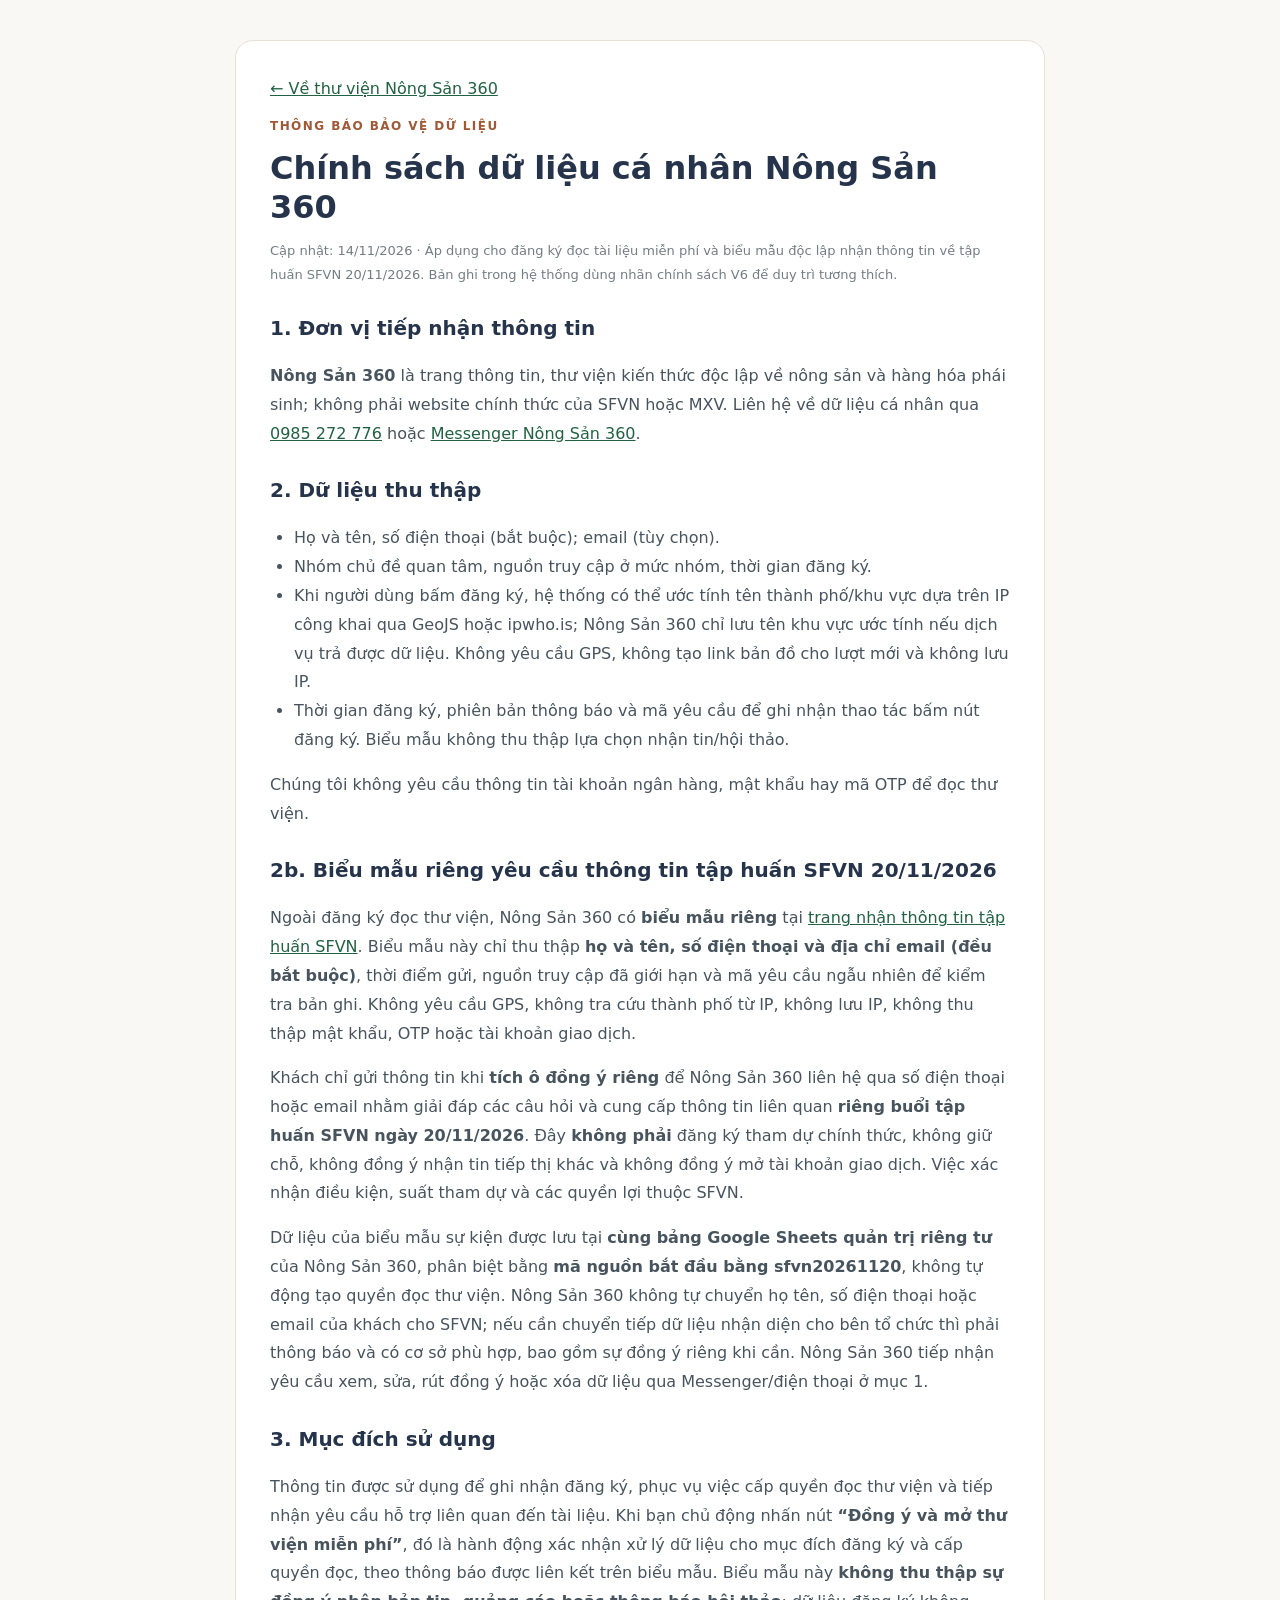
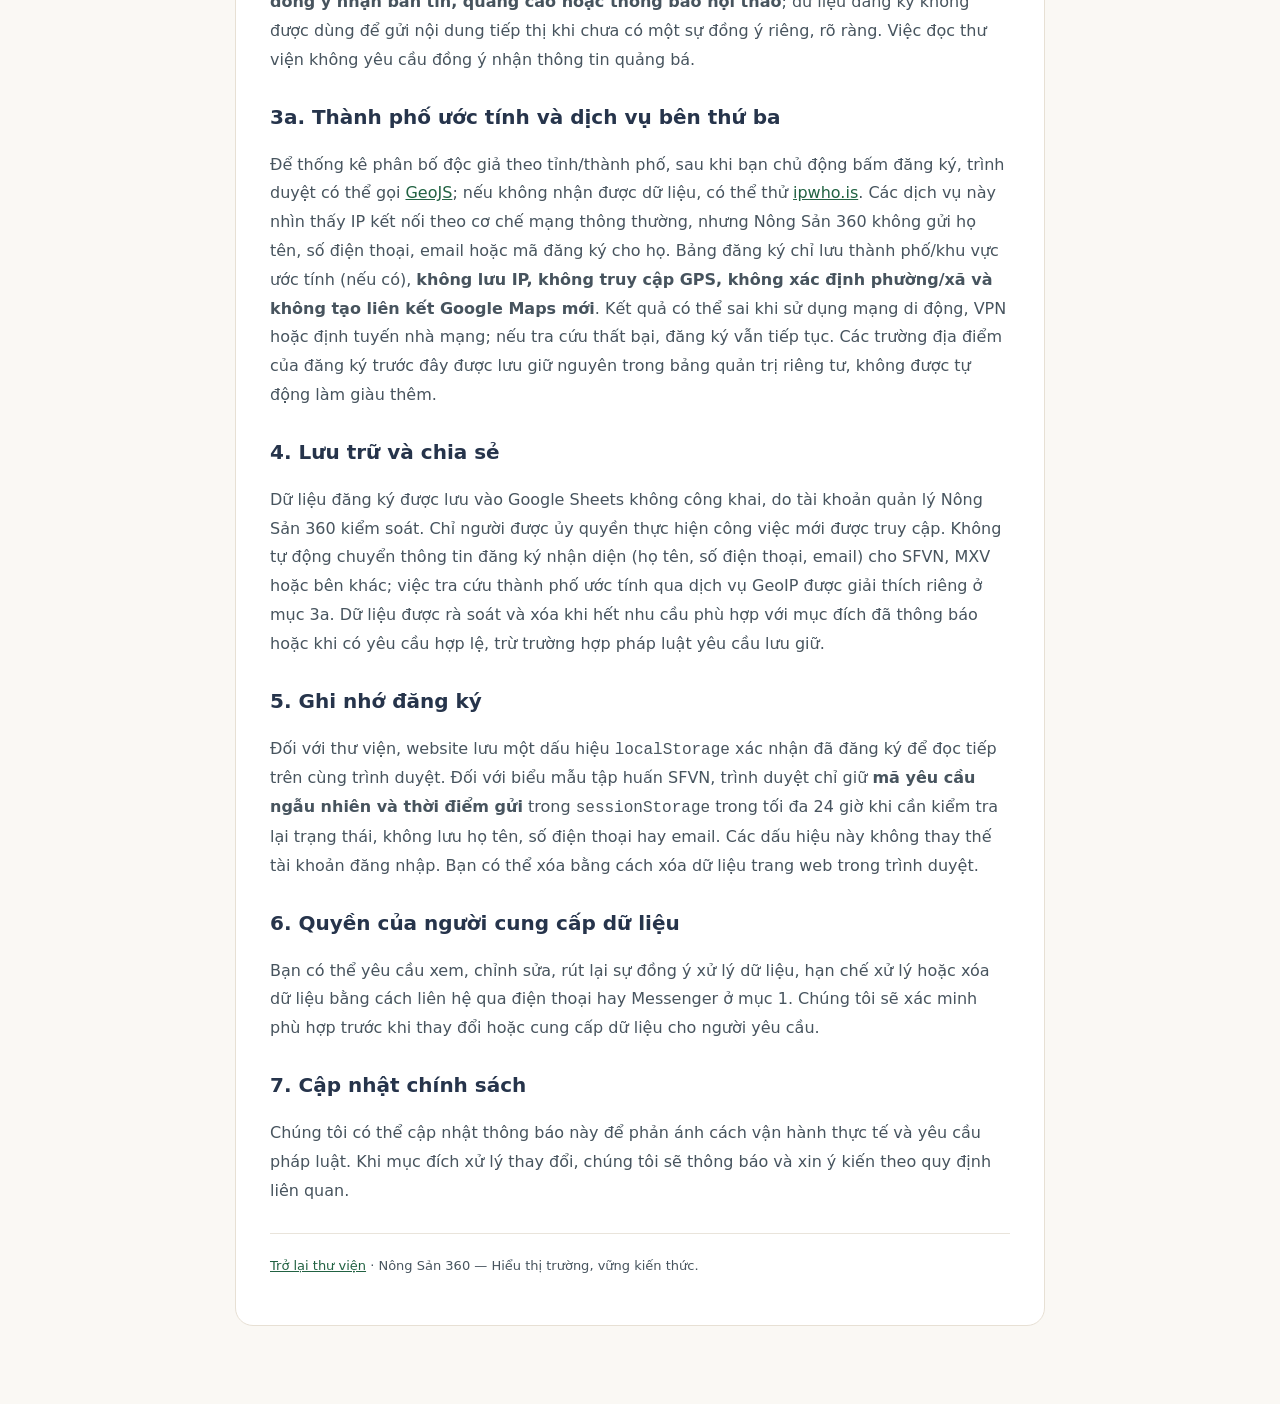
<file: chinh-sach-du-lieu.html>
<!doctype html>
<html lang="vi">
<head>
  <meta charset="utf-8" />
  <meta name="viewport" content="width=device-width, initial-scale=1" />
  <meta name="description" content="Chính sách dữ liệu cá nhân Nông Sản 360 cho đăng ký thư viện và yêu cầu thông tin tập huấn SFVN." />
  <title>Chính sách dữ liệu cá nhân | Nông Sản 360</title>
  <style>
    *{box-sizing:border-box}body{font:16px/1.8 system-ui,-apple-system,'Segoe UI',sans-serif;margin:0;color:#26344b;background:#faf8f4}
    main{max-width:810px;margin:40px auto 80px;padding:34px;background:#fff;border:1px solid #e7e0d4;border-radius:18px}
    h1{font-size:32px;line-height:1.2;margin:0 0 8px;color:#26344b}h2{font-size:20px;margin:24px 0 8px}
    p,li{color:#47545e}ul{padding-left:24px}a{color:#216242}a:focus-visible{outline:3px solid #39754c}
    .eyebrow{font-size:12px;font-weight:800;color:#a05835;letter-spacing:.12em}.meta{font-size:13px;color:#747d83}
    .footer{border-top:1px solid #e9e4db;padding-top:20px;margin-top:28px;font-size:13px}
    @media(max-width:700px){main{margin:12px;padding:23px 17px}h1{font-size:27px}}
  </style>
</head>
<body><main>
<a href="./#/thu-vien/index.html">← Về thư viện Nông Sản 360</a>
<p class="eyebrow">THÔNG BÁO BẢO VỆ DỮ LIỆU</p>
<h1>Chính sách dữ liệu cá nhân Nông Sản 360</h1>
<p class="meta">Cập nhật: 14/11/2026 · Áp dụng cho đăng ký đọc tài liệu miễn phí và biểu mẫu độc lập nhận thông tin về tập huấn SFVN 20/11/2026. Bản ghi trong hệ thống dùng nhãn chính sách V6 để duy trì tương thích.</p>
<h2>1. Đơn vị tiếp nhận thông tin</h2>
<p><strong>Nông Sản 360</strong> là trang thông tin, thư viện kiến thức độc lập về nông sản và hàng hóa phái sinh; không phải website chính thức của SFVN hoặc MXV. Liên hệ về dữ liệu cá nhân qua <a href="tel:0985272776">0985 272 776</a> hoặc <a href="https://m.me/1388965107640064" target="_blank" rel="noopener">Messenger Nông Sản 360</a>.</p>
<h2>2. Dữ liệu thu thập</h2>
<ul><li>Họ và tên, số điện thoại (bắt buộc); email (tùy chọn).</li><li>Nhóm chủ đề quan tâm, nguồn truy cập ở mức nhóm, thời gian đăng ký.</li><li>Khi người dùng bấm đăng ký, hệ thống có thể ước tính tên thành phố/khu vực dựa trên IP công khai qua GeoJS hoặc ipwho.is; Nông Sản 360 chỉ lưu tên khu vực ước tính nếu dịch vụ trả được dữ liệu. Không yêu cầu GPS, không tạo link bản đồ cho lượt mới và không lưu IP.</li><li>Thời gian đăng ký, phiên bản thông báo và mã yêu cầu để ghi nhận thao tác bấm nút đăng ký. Biểu mẫu không thu thập lựa chọn nhận tin/hội thảo.</li></ul>
<p>Chúng tôi không yêu cầu thông tin tài khoản ngân hàng, mật khẩu hay mã OTP để đọc thư viện.</p>
<h2 id="sfvn-interest">2b. Biểu mẫu riêng yêu cầu thông tin tập huấn SFVN 20/11/2026</h2>
<p>Ngoài đăng ký đọc thư viện, Nông Sản 360 có <strong>biểu mẫu riêng</strong> tại <a href="./sfvn-tap-huan-20-11-2026.html">trang nhận thông tin tập huấn SFVN</a>. Biểu mẫu này chỉ thu thập <strong>họ và tên, số điện thoại và địa chỉ email (đều bắt buộc)</strong>, thời điểm gửi, nguồn truy cập đã giới hạn và mã yêu cầu ngẫu nhiên để kiểm tra bản ghi. Không yêu cầu GPS, không tra cứu thành phố từ IP, không lưu IP, không thu thập mật khẩu, OTP hoặc tài khoản giao dịch.</p>
<p>Khách chỉ gửi thông tin khi <strong>tích ô đồng ý riêng</strong> để Nông Sản 360 liên hệ qua số điện thoại hoặc email nhằm giải đáp các câu hỏi và cung cấp thông tin liên quan <strong>riêng buổi tập huấn SFVN ngày 20/11/2026</strong>. Đây <strong>không phải</strong> đăng ký tham dự chính thức, không giữ chỗ, không đồng ý nhận tin tiếp thị khác và không đồng ý mở tài khoản giao dịch. Việc xác nhận điều kiện, suất tham dự và các quyền lợi thuộc SFVN.</p>
<p>Dữ liệu của biểu mẫu sự kiện được lưu tại <strong>cùng bảng Google Sheets quản trị riêng tư</strong> của Nông Sản 360, phân biệt bằng <strong>mã nguồn bắt đầu bằng sfvn20261120</strong>, không tự động tạo quyền đọc thư viện. Nông Sản 360 không tự chuyển họ tên, số điện thoại hoặc email của khách cho SFVN; nếu cần chuyển tiếp dữ liệu nhận diện cho bên tổ chức thì phải thông báo và có cơ sở phù hợp, bao gồm sự đồng ý riêng khi cần. Nông Sản 360 tiếp nhận yêu cầu xem, sửa, rút đồng ý hoặc xóa dữ liệu qua Messenger/điện thoại ở mục 1.</p>
<h2>3. Mục đích sử dụng</h2>
<p>Thông tin được sử dụng để ghi nhận đăng ký, phục vụ việc cấp quyền đọc thư viện và tiếp nhận yêu cầu hỗ trợ liên quan đến tài liệu. Khi bạn chủ động nhấn nút <strong>“Đồng ý và mở thư viện miễn phí”</strong>, đó là hành động xác nhận xử lý dữ liệu cho mục đích đăng ký và cấp quyền đọc, theo thông báo được liên kết trên biểu mẫu. Biểu mẫu này <strong>không thu thập sự đồng ý nhận bản tin, quảng cáo hoặc thông báo hội thảo</strong>; dữ liệu đăng ký không được dùng để gửi nội dung tiếp thị khi chưa có một sự đồng ý riêng, rõ ràng. Việc đọc thư viện không yêu cầu đồng ý nhận thông tin quảng bá.</p>
<h2>3a. Thành phố ước tính và dịch vụ bên thứ ba</h2>
<p>Để thống kê phân bố độc giả theo tỉnh/thành phố, sau khi bạn chủ động bấm đăng ký, trình duyệt có thể gọi <a href="https://www.geojs.io/" target="_blank" rel="noopener noreferrer">GeoJS</a>; nếu không nhận được dữ liệu, có thể thử <a href="https://ipwhois.io/documentation" target="_blank" rel="noopener noreferrer">ipwho.is</a>. Các dịch vụ này nhìn thấy IP kết nối theo cơ chế mạng thông thường, nhưng Nông Sản 360 không gửi họ tên, số điện thoại, email hoặc mã đăng ký cho họ. Bảng đăng ký chỉ lưu thành phố/khu vực ước tính (nếu có), <strong>không lưu IP, không truy cập GPS, không xác định phường/xã và không tạo liên kết Google Maps mới</strong>. Kết quả có thể sai khi sử dụng mạng di động, VPN hoặc định tuyến nhà mạng; nếu tra cứu thất bại, đăng ký vẫn tiếp tục. Các trường địa điểm của đăng ký trước đây được lưu giữ nguyên trong bảng quản trị riêng tư, không được tự động làm giàu thêm.</p>
<h2>4. Lưu trữ và chia sẻ</h2>
<p>Dữ liệu đăng ký được lưu vào Google Sheets không công khai, do tài khoản quản lý Nông Sản 360 kiểm soát. Chỉ người được ủy quyền thực hiện công việc mới được truy cập. Không tự động chuyển thông tin đăng ký nhận diện (họ tên, số điện thoại, email) cho SFVN, MXV hoặc bên khác; việc tra cứu thành phố ước tính qua dịch vụ GeoIP được giải thích riêng ở mục 3a. Dữ liệu được rà soát và xóa khi hết nhu cầu phù hợp với mục đích đã thông báo hoặc khi có yêu cầu hợp lệ, trừ trường hợp pháp luật yêu cầu lưu giữ.</p>
<h2>5. Ghi nhớ đăng ký</h2>
<p>Đối với thư viện, website lưu một dấu hiệu <code>localStorage</code> xác nhận đã đăng ký để đọc tiếp trên cùng trình duyệt. Đối với biểu mẫu tập huấn SFVN, trình duyệt chỉ giữ <strong>mã yêu cầu ngẫu nhiên và thời điểm gửi</strong> trong <code>sessionStorage</code> trong tối đa 24 giờ khi cần kiểm tra lại trạng thái, không lưu họ tên, số điện thoại hay email. Các dấu hiệu này không thay thế tài khoản đăng nhập. Bạn có thể xóa bằng cách xóa dữ liệu trang web trong trình duyệt.</p>
<h2>6. Quyền của người cung cấp dữ liệu</h2>
<p>Bạn có thể yêu cầu xem, chỉnh sửa, rút lại sự đồng ý xử lý dữ liệu, hạn chế xử lý hoặc xóa dữ liệu bằng cách liên hệ qua điện thoại hay Messenger ở mục 1. Chúng tôi sẽ xác minh phù hợp trước khi thay đổi hoặc cung cấp dữ liệu cho người yêu cầu.</p>
<h2>7. Cập nhật chính sách</h2>
<p>Chúng tôi có thể cập nhật thông báo này để phản ánh cách vận hành thực tế và yêu cầu pháp luật. Khi mục đích xử lý thay đổi, chúng tôi sẽ thông báo và xin ý kiến theo quy định liên quan.</p>
<p class="footer"><a href="./#/thu-vien/index.html">Trở lại thư viện</a> · Nông Sản 360 — Hiểu thị trường, vững kiến thức.</p>
</main></body></html>
</file>
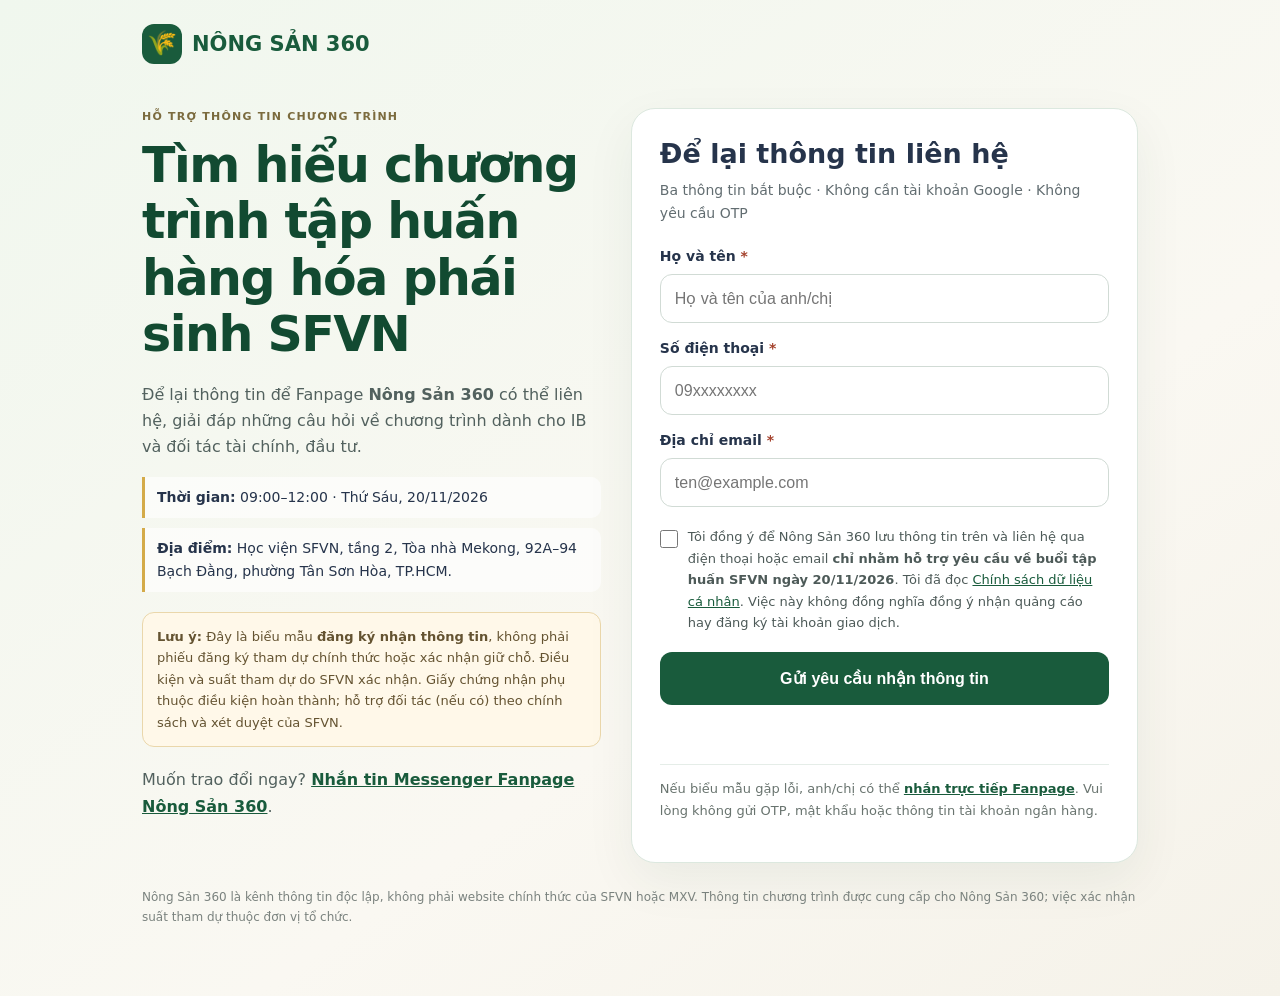
<file: sfvn-tap-huan-20-11-2026.html>
<!doctype html>
<html lang="vi">
<head>
<meta charset="utf-8">
<meta name="viewport" content="width=device-width, initial-scale=1, viewport-fit=cover">
<meta name="description" content="Để lại thông tin để Nông Sản 360 hỗ trợ giải đáp về chương trình tập huấn hàng hóa phái sinh SFVN ngày 20/11/2026. Không phải xác nhận suất tham dự.">
<meta name="theme-color" content="#1f6545">
<title>Nhận thông tin tập huấn SFVN 20/11/2026 | Nông Sản 360</title>
<style>
:root{color-scheme:light;--green:#195b3c;--green-dark:#124a31;--gold:#d4ab49;--ink:#26344b;--muted:#626d71;--line:#dce8df;--paper:#f7f8f4}
*{box-sizing:border-box}body{margin:0;background:linear-gradient(145deg,#f0f7ee,#faf8f2 62%,#f5f2e9);font-family:system-ui,-apple-system,"Segoe UI",Arial,sans-serif;color:var(--ink);line-height:1.65}a{color:var(--green)}.wrap{max-width:1040px;margin:auto;padding:24px 22px 68px}.brand{display:flex;align-items:center;gap:10px;color:var(--green);font-weight:850;font-size:21px;text-decoration:none}.brand-mark{width:40px;height:40px;display:grid;place-items:center;background:var(--green);border-radius:12px;color:white;font-size:24px}.eyebrow{font-size:11px;font-weight:850;letter-spacing:.11em;color:#7b6b3e;margin-bottom:12px;text-transform:uppercase}.layout{display:grid;grid-template-columns:.95fr 1.05fr;gap:30px;align-items:start;margin-top:44px}.lead h1{font-size:clamp(30px,4vw,49px);line-height:1.15;color:var(--green-dark);letter-spacing:-.03em;margin:0 0 18px}.lead p{color:#52615e}.fact{border-left:3px solid var(--gold);padding:9px 12px;margin:10px 0;background:#ffffffa6;border-radius:0 10px 10px 0;font-size:14px}.note{background:#fff8e9;border:1px solid #ead7ab;color:#645331;padding:13px 14px;border-radius:12px;font-size:13px;margin:20px 0}.card{background:white;padding:28px;border:1px solid var(--line);border-radius:24px;box-shadow:0 18px 50px #16462c10}.card h2{font-size:27px;color:var(--ink);line-height:1.25;margin:0 0 8px}.card .sub{font-size:14px;color:var(--muted);margin:0 0 20px}.field{display:block;font-size:14px;font-weight:750;margin:14px 0 6px}.field span{color:#a4422d}input:not([type=checkbox]){width:100%;border:1px solid #d1dbd5;border-radius:12px;font-size:16px;padding:13px 14px;min-height:49px;background:white;color:var(--ink)}input:focus-visible,button:focus-visible,a:focus-visible{outline:3px solid #81b29a;outline-offset:2px}.consent{display:flex;gap:10px;align-items:flex-start;margin:19px 0;font-size:13px;color:#4d5a58}.consent input{margin:4px 0 0;width:18px;height:18px;flex-shrink:0;accent-color:var(--green)}.submit{width:100%;background:var(--green);color:white;border:0;border-radius:12px;padding:15px 18px;font-size:16px;font-weight:800;min-height:53px;cursor:pointer}.submit:hover{background:var(--green-dark)}.submit:disabled{opacity:.62;cursor:wait}.state{font-size:14px;min-height:26px;margin:13px 0}.state.fail{color:#993c2d}.state.ok{color:var(--green);font-weight:750}.support{font-size:13px;color:#69746f;padding-top:13px;border-top:1px solid #e5ede8;margin-top:20px}.foot{font-size:12px;color:#7a827e;margin-top:25px}.honeypot{position:absolute;left:-9999px;width:1px;height:1px;overflow:hidden}button,a{touch-action:manipulation}
@media(max-width:800px){.layout{grid-template-columns:1fr;margin-top:24px;gap:16px}.card{padding:24px 19px}.lead h1{font-size:34px}.wrap{padding:18px 15px 48px}.brand{font-size:19px}}
</style>
</head>
<body>
<div class="wrap">
  <a class="brand" href="./#/"><span class="brand-mark" aria-hidden="true">🌾</span><span>NÔNG SẢN 360</span></a>
  <main class="layout">
    <section class="lead" aria-label="Thông tin chương trình">
      <div class="eyebrow">Hỗ trợ thông tin chương trình</div>
      <h1>Tìm hiểu chương trình tập huấn hàng hóa phái sinh SFVN</h1>
      <p>Để lại thông tin để Fanpage <strong>Nông Sản 360</strong> có thể liên hệ, giải đáp những câu hỏi về chương trình dành cho IB và đối tác tài chính, đầu tư.</p>
      <div class="fact"><strong>Thời gian:</strong> 09:00–12:00 · Thứ Sáu, 20/11/2026</div>
      <div class="fact"><strong>Địa điểm:</strong> Học viện SFVN, tầng 2, Tòa nhà Mekong, 92A–94 Bạch Đằng, phường Tân Sơn Hòa, TP.HCM.</div>
      <div class="note"><strong>Lưu ý:</strong> Đây là biểu mẫu <strong>đăng ký nhận thông tin</strong>, không phải phiếu đăng ký tham dự chính thức hoặc xác nhận giữ chỗ. Điều kiện và suất tham dự do SFVN xác nhận. Giấy chứng nhận phụ thuộc điều kiện hoàn thành; hỗ trợ đối tác (nếu có) theo chính sách và xét duyệt của SFVN.</div>
      <p>Muốn trao đổi ngay? <a href="https://m.me/1388965107640064" target="_blank" rel="noopener noreferrer"><strong>Nhắn tin Messenger Fanpage Nông Sản 360</strong></a>.</p>
    </section>
    <section class="card" aria-label="Biểu mẫu nhận thông tin">
      <h2>Để lại thông tin liên hệ</h2>
      <p class="sub">Ba thông tin bắt buộc · Không cần tài khoản Google · Không yêu cầu OTP</p>
      <form id="sfvn-interest-form" autocomplete="on">
        <label class="field" for="fullName">Họ và tên <span>*</span></label>
        <input id="fullName" name="name" type="text" maxlength="80" autocomplete="name" placeholder="Họ và tên của anh/chị" required minlength="2">
        <label class="field" for="phone">Số điện thoại <span>*</span></label>
        <input id="phone" name="phone" type="tel" inputmode="tel" autocomplete="tel" maxlength="17" placeholder="09xxxxxxxx" required>
        <label class="field" for="email">Địa chỉ email <span>*</span></label>
        <input id="email" name="email" type="email" autocomplete="email" maxlength="160" placeholder="ten@example.com" required>
        <div class="honeypot" aria-hidden="true"><label>Website <input name="website" tabindex="-1" autocomplete="off"></label></div>
        <label class="consent" for="consent">
          <input id="consent" name="consent" type="checkbox" required>
          <span>Tôi đồng ý để Nông Sản 360 lưu thông tin trên và liên hệ qua điện thoại hoặc email <strong>chỉ nhằm hỗ trợ yêu cầu về buổi tập huấn SFVN ngày 20/11/2026</strong>. Tôi đã đọc <a href="./chinh-sach-du-lieu.html#sfvn-interest" target="_blank" rel="noopener noreferrer">Chính sách dữ liệu cá nhân</a>. Việc này không đồng nghĩa đồng ý nhận quảng cáo hay đăng ký tài khoản giao dịch.</span>
        </label>
        <button id="send" class="submit" type="submit">Gửi yêu cầu nhận thông tin</button>
        <p id="state" class="state" role="status" aria-live="polite"></p>
      </form>
      <p class="support">Nếu biểu mẫu gặp lỗi, anh/chị có thể <a href="https://m.me/1388965107640064" target="_blank" rel="noopener noreferrer"><strong>nhắn trực tiếp Fanpage</strong></a>. Vui lòng không gửi OTP, mật khẩu hoặc thông tin tài khoản ngân hàng.</p>
    </section>
  </main>
  <div class="foot">Nông Sản 360 là kênh thông tin độc lập, không phải website chính thức của SFVN hoặc MXV. Thông tin chương trình được cung cấp cho Nông Sản 360; việc xác nhận suất tham dự thuộc đơn vị tổ chức.</div>
</div>
<script>
(function(){
 'use strict';
 const ENDPOINT='https://script.google.com/macros/s/AKfycbwOanbih1xPmM07lBtMdfkll3_8JNYRRKzW0x7qFGuWsVqjHDuYf5YmA9JNonthV5EWyQ/exec';
 const FORM=document.getElementById('sfvn-interest-form');
 FORM.noValidate=true; // Submit event always runs, then reportValidity checks updated custom messages.
 const STATUS=document.getElementById('state');
 const BUTTON=document.getElementById('send');
 const KEY='ns360-sfvn-interest-pending-v1';
 const PREFIX='sfvn20261120';
 const allowedOrigins=['fb16','fb17','fb18','fb19','messenger','website'];
 const query=new URLSearchParams(location.search);
 const requestedSource=query.get('src')||'website';
 const source=PREFIX+'-'+(allowedOrigins.includes(requestedSource)?requestedSource:'website');
 let inFlight=false,finished=false,checkOnly=false;
 const getRequestId=function(){
   const bytes=new Uint8Array(20);crypto.getRandomValues(bytes);
   return 'v7-'+Array.from(bytes,x=>x.toString(16).padStart(2,'0')).join('');
 };
 const oldToken=readToken();
 let id=oldToken||getRequestId();
 checkOnly=!!oldToken;
 function readToken(){
   try{
     const p=JSON.parse(sessionStorage.getItem(KEY)||'null');
     return p&&/^v7-[a-f0-9]{40}$/.test(p.id)&&Number.isFinite(p.time)&&Date.now()>=p.time&&Date.now()-p.time<24*60*60*1000?p.id:null;
   }catch(_){return null}
 }
 function remember(){try{sessionStorage.setItem(KEY,JSON.stringify({id:id,time:Date.now()}))}catch(_){}}
 function forget(){try{sessionStorage.removeItem(KEY)}catch(_){}}
 function show(message,ok){
   STATUS.textContent=message;STATUS.className='state '+(ok===true?'ok':ok===false?'fail':'');
 }
 function receiptUrl(){
   const b=new Uint8Array(12);crypto.getRandomValues(b);
   const cb='NS360_RC_'+Array.from(b,x=>x.toString(16).padStart(2,'0')).join('');
   const u=new URL(ENDPOINT);u.searchParams.set('action','receipt');u.searchParams.set('id',id);u.searchParams.set('callback',cb);
   return {url:u.href,cb};
 }
 function parseReceipt(text,cb){
   const s=String(text).trim(),pref=cb+'(';
   if(s.length>1024||!s.startsWith(pref)||!s.endsWith(');'))throw Error('protocol');
   const p=JSON.parse(s.slice(pref.length,-2));
   if(!p||typeof p.ok!=='boolean')throw Error('protocol');
   return p.ok;
 }
 async function fetchReceipt(){
   const req=receiptUrl(),ctrl=new AbortController(),timer=setTimeout(()=>ctrl.abort(),12000);
   try{
     const res=await fetch(req.url,{method:'GET',mode:'cors',credentials:'omit',cache:'no-store',referrerPolicy:'no-referrer',signal:ctrl.signal});
     if(!res.ok)return null;
     return parseReceipt(await res.text(),req.cb);
   }catch(_){return null}
   finally{clearTimeout(timer)}
 }
 function scriptReceipt(){
   return new Promise(resolve=>{
     const req=receiptUrl(),s=document.createElement('script');let done=false;
     const doneWith=value=>{
       if(done)return;done=true;clearTimeout(timer);s.remove();window[req.cb]=function(){};
       setTimeout(()=>{try{delete window[req.cb]}catch(_){}},30000);
       resolve(value);
     };
     window[req.cb]=data=>doneWith(data&&typeof data.ok==='boolean'?data.ok:null);
     s.crossOrigin='anonymous';s.referrerPolicy='no-referrer';
     s.onerror=()=>doneWith(null);
     s.onload=()=>{if(!done)doneWith(null)};
     const timer=setTimeout(()=>doneWith(null),10000);
     s.src=req.url;document.head.appendChild(s);
   });
 }
 async function verify(){
   for(let i=0;i<3;i++){
     const viaFetch=await fetchReceipt();
     if(viaFetch===true)return true;
     if(viaFetch===false){if(i===2)return false;}
     else{
       const viaScript=await scriptReceipt();
       if(viaScript===true)return true;
       if(viaScript===false&&i===2)return false;
     }
     if(i<2)await new Promise(done=>setTimeout(done,800));
   }
   return null;
 }
 async function send(){
   if(inFlight||finished)return;
   if(!checkOnly){
     const name=FORM.elements.name.value.trim(),phone=FORM.elements.phone.value.replace(/[\s.()-]/g,'');
     FORM.elements.name.setCustomValidity(name.length<2?'Vui lòng nhập họ tên từ 2 ký tự.':'');
     FORM.elements.phone.setCustomValidity(/^(?:0[0-9]{9,10}|\+84[0-9]{9,10})$/.test(phone)?'':'Vui lòng nhập số điện thoại Việt Nam hợp lệ.');
     if(!FORM.reportValidity())return;
   }
   inFlight=true;BUTTON.disabled=true;
   show(checkOnly?'Đang kiểm tra yêu cầu đã gửi…':'Đang ghi nhận thông tin…');
   try{
     if(!checkOnly){
       const params=new URLSearchParams({
         name:FORM.elements.name.value.trim(),
         phone:FORM.elements.phone.value.trim(),
         email:FORM.elements.email.value.trim(),
         topic:'phai-sinh',
         source:source,
         requestId:id,
         website:FORM.elements.website.value,
         privacyConsent:'true',
         city:'',region:'',country:''
       });
       remember();checkOnly=true;
       const ctrl=new AbortController(),timer=setTimeout(()=>ctrl.abort(),20000);
       try{await fetch(ENDPOINT,{method:'POST',mode:'no-cors',credentials:'omit',referrerPolicy:'no-referrer',body:params,signal:ctrl.signal})}
       catch(_){/* Opaque POST can fail client-side after server saves. Verify the receipt instead. */}
       finally{clearTimeout(timer)}
     }
     const result=await verify();
     if(result===true){
       finished=true;forget();FORM.reset();BUTTON.textContent='Đã ghi nhận yêu cầu';BUTTON.disabled=true;
       show('Nông Sản 360 đã ghi nhận thông tin liên hệ. Đây không phải xác nhận suất tham dự; SFVN là đơn vị quyết định điều kiện và đăng ký tham dự.',true);
       return;
     }
     if(result===false){
       checkOnly=false;BUTTON.textContent='Gửi lại yêu cầu';
       show('Chưa xác nhận được bản ghi. Anh/chị có thể kiểm tra thông tin và thử gửi lại.',false);
     }else{
       checkOnly=true;BUTTON.textContent='Kiểm tra lại yêu cầu';
       show('Chưa nhận được phản hồi xác nhận. Vui lòng bấm “Kiểm tra lại yêu cầu” hoặc nhắn Fanpage; không cần gửi lại một yêu cầu mới.',false);
     }
   }catch(_){
     BUTTON.textContent='Kiểm tra lại yêu cầu';checkOnly=true;
     show('Có lỗi kết nối. Hãy kiểm tra lại yêu cầu hoặc nhắn Fanpage để được hỗ trợ.',false);
   }finally{
     inFlight=false;if(!finished)BUTTON.disabled=false;
   }
 }
 FORM.addEventListener('submit',function(e){e.preventDefault();send()});
 if(oldToken){BUTTON.textContent='Kiểm tra lại yêu cầu';send()}
})();
</script>
</body>
</html>
</file>
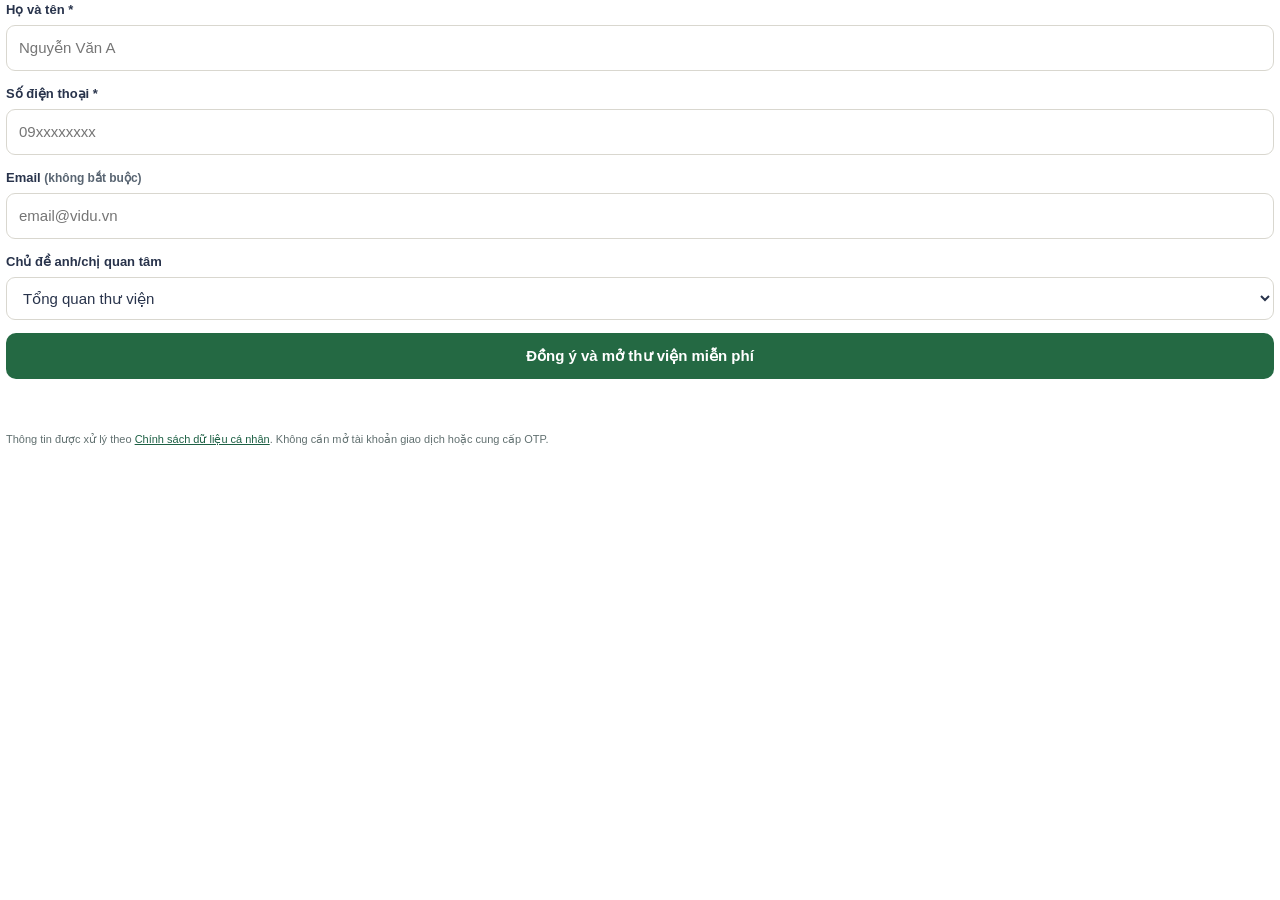
<file: library-registration/Form.html>
<!doctype html>
<!-- NS360 Form v6: city-only approximate IP lookup; no GPS, map, or precise location. -->
<html lang="vi">
<head>
  <base target="_top" />
  <meta charset="utf-8" />
  <meta name="viewport" content="width=device-width,initial-scale=1" />
  <style>
    *{box-sizing:border-box}body{font:15px/1.5 Arial,sans-serif;color:#28334b;background:#fff;margin:0;padding:0 6px}
    .field{display:block;margin:0 0 13px}.field b{font-size:13px;display:block;margin-bottom:5px}
    input,select{width:100%;border:1px solid #d9d7cf;border-radius:9px;padding:11px 12px;font:inherit;color:#28334b;background:#fff}
    input:focus-visible,select:focus-visible,button:focus-visible{outline:3px solid #558b67;outline-offset:2px}
    .muted{color:#596572;font-size:12px}
    a{color:#1d6044}button{display:block;width:100%;font:700 15px Arial,sans-serif;border:0;border-radius:10px;background:#246943;color:#fff;padding:14px;cursor:pointer}
    button:disabled{opacity:.55;cursor:wait}#notice{min-height:32px;font-size:13px;margin:10px 0;color:#a03d23}
    .honeypot{display:none!important}p{margin:7px 0 13px}small{display:block;margin-top:10px;color:#617070;font-size:11px}
    details{margin:10px 0 15px;padding:9px;border:1px solid #e2e7df;border-radius:9px;color:#44565a;font-size:12px}
  </style>
</head>
<body>
<form id="leadForm">
  <label class="field"><b>Họ và tên <span aria-hidden="true">*</span></b>
    <input id="fullName" autocomplete="name" maxlength="80" name="name" required placeholder="Nguyễn Văn A" /></label>
  <label class="field"><b>Số điện thoại <span aria-hidden="true">*</span></b>
    <input id="phone" type="tel" autocomplete="tel" inputmode="tel" maxlength="17" name="phone" required placeholder="09xxxxxxxx" /></label>
  <label class="field"><b>Email <span class="muted">(không bắt buộc)</span></b>
    <input id="email" type="email" autocomplete="email" maxlength="160" name="email" placeholder="email@vidu.vn" /></label>
  <label class="field"><b>Chủ đề anh/chị quan tâm</b>
    <select id="topic" name="topic"><option value="tong-hop">Tổng quan thư viện</option><option value="ca-phe">Cà phê</option><option value="ngo">Ngô</option><option value="lua-mi">Lúa mì</option><option value="phai-sinh">Hàng hóa phái sinh</option></select></label>
  <label class="honeypot">Website <input name="website" type="text" autocomplete="off" tabindex="-1" /></label>
  <button id="submit" type="submit">Đồng ý và mở thư viện miễn phí</button>
  <div id="notice" role="status" aria-live="polite"></div>
  <small>Thông tin được xử lý theo <a href="https://nmtu1525-art.github.io/nongsan360/chinh-sach-du-lieu.html" target="_blank" rel="noopener noreferrer">Chính sách dữ liệu cá nhân</a>. Không cần mở tài khoản giao dịch hoặc cung cấp OTP.</small>
</form>
<script>
(function(){
'use strict';
const nonce=<?!= JSON.stringify(nonce) ?>;
const source=<?!= JSON.stringify(visitSource) ?>;
const origin='https://nmtu1525-art.github.io';
const form=document.getElementById('leadForm');
const button=document.getElementById('submit');
const notice=document.getElementById('notice');
const requestId='v6-'+Date.now().toString(36)+'-'+Math.random().toString(36).slice(2,15);
// Geolocate only after an intentional submit. No GPS, no stored IP and no PII sent.
async function lookupApproximateCity(url, provider){
  const controller=new AbortController();
  const timer=setTimeout(function(){controller.abort();},2600);
  try{
    const res=await fetch(url,{
      method:'GET',mode:'cors',cache:'no-store',signal:controller.signal,referrerPolicy:'no-referrer'
    });
    if(!res.ok)return null;
    const data=await res.json();
    if(!data||typeof data!=='object')return null;
    if(provider==='ipwho'&&data.success!==true)return null;
    const txt=value=>typeof value==='string'?value.trim().slice(0,70):'';
    const region=txt(data.region);
    const city=txt(data.city)||region; // Province-level fallback, not a precise location.
    if(!city)return null;
    return {city:city,region:region!==city?region:'',country:txt(data.country)};
  }catch(_){return null;}
  finally{clearTimeout(timer);}
}
async function estimateCity(){
  // GeoJS supports browser HTTPS/CORS; ipwho.is remains a fallback.
  return (await lookupApproximateCity('https://get.geojs.io/v1/ip/geo.json','geojs'))
    || (await lookupApproximateCity('https://ipwho.is/?fields=success,city,region,country','ipwho'))
    || {};
}
form.addEventListener('submit',async function(event){
  event.preventDefault();
  if(!form.reportValidity())return;
  button.disabled=true;
  notice.style.color='#526374';
  notice.textContent='Đang ghi nhận đăng ký…';
  // IP city lookup is optional; a failed lookup must never block registration.
  const geo=await estimateCity();
  const payload={name:form.elements.name.value,phone:form.elements.phone.value,email:form.elements.email.value,
    topic:form.elements.topic.value,website:form.elements.website.value,
    privacyConsent:true,source:source,requestId:requestId,
    city:geo.city||'',region:geo.region||'',country:geo.country||''};
  google.script.run.withSuccessHandler(function(result){
    if(result&&result.ok){
      notice.style.color='#236c42';
      notice.textContent='Đã ghi nhận đăng ký. Đang mở thư viện…';
      const message={type:'NS360_LIBRARY_REGISTERED',nonce:nonce,version:1};
      window.top.postMessage(message,origin);
      if(window.parent!==window.top)window.parent.postMessage(message,origin);
    }else{button.disabled=false;notice.textContent='Chưa ghi nhận được thông tin. Vui lòng thử lại.';}
  }).withFailureHandler(function(err){
    button.disabled=false;
    notice.style.color='#a03d23';
    notice.textContent=(err&&err.message?err.message:'Có lỗi kết nối. Vui lòng thử lại.');
  }).registerLead(payload);
});
})();
</script>
</body>
</html>
</file>
<file: library-gate.css>
/* Nông Sản 360: reader-registration screen (active only after tested backend deployment). */
.ns-libgate-screen{max-width:1140px;width:calc(100% - 44px);margin:auto;padding:25px 0 75px;color:#28334b}
.ns-libgate-breadcrumb{font-size:13px;color:#6c7280;margin:8px 0 28px}.ns-libgate-breadcrumb a{color:#34654b;text-decoration:none}.ns-libgate-breadcrumb a:hover{text-decoration:underline}
.ns-libgate-columns{display:grid;grid-template-columns:minmax(0,1fr) minmax(360px,460px);gap:45px;align-items:start}
.ns-libgate-description{padding:28px 10px 0}.ns-libgate-label{font-size:11px;letter-spacing:.13em;color:#946044;font-weight:800}
.ns-libgate-description h1{font-size:clamp(30px,4vw,48px);line-height:1.1;letter-spacing:-.035em;margin:13px 0 20px;color:#28334b}
.ns-libgate-description p{font-size:16px;line-height:1.85;color:#505c63;margin:0 0 23px}.ns-libgate-description ul{list-style:none;padding:0;margin:0 0 27px}
.ns-libgate-description li{position:relative;padding-left:26px;margin:12px 0;font-size:14px;line-height:1.65}.ns-libgate-description li:before{content:'✓';position:absolute;left:0;font-weight:900;color:#2e6a49}
.ns-libgate-description .ns-libgate-small{font-size:13px;color:#64716e;border-top:1px solid #e7e1d7;padding-top:18px}
.ns-libgate-back{font-size:14px;color:#9b4e35;font-weight:700;text-decoration:none}.ns-libgate-back:hover{text-decoration:underline}
.ns-libgate-card{background:white;border:1px solid #e1dcd0;border-radius:22px;padding:22px 23px 15px;box-shadow:0 22px 52px rgba(25,38,37,.08)}
.ns-libgate-card h2{font-size:23px;line-height:1.25;color:#28334b;margin:0 0 7px}.ns-libgate-card>p{font-size:13px;color:#728076;margin-bottom:17px}
.ns-libgate-card iframe{border:0;width:100%;height:670px;display:block;background:#fff}
.ns-libgate-help{font-size:12px;line-height:1.5;margin:9px 0 3px;color:#69707b}.ns-libgate-help a{color:#236748;text-decoration:underline;font-weight:700}.ns-libgate-error{border:1px solid #d4a38e;background:#fff5ed;color:#9b432b;border-radius:9px;font-size:13px;padding:14px}
.ns-libgate-screen a:focus-visible{outline:3px solid #478a60;outline-offset:2px}
@media(max-width:800px){.ns-libgate-columns{grid-template-columns:1fr;gap:18px}.ns-libgate-description{padding:0}.ns-libgate-description h1{font-size:34px}.ns-libgate-card{max-width:540px;width:100%;margin:auto}}
@media(max-width:520px){.ns-libgate-screen{width:calc(100% - 24px);padding:16px 0 55px}.ns-libgate-card{padding:18px 12px 10px;border-radius:16px}.ns-libgate-card iframe{height:700px}.ns-libgate-description ul{margin-bottom:18px}}

.ns-libgate-mobile-alternative{display:none;padding:10px 12px;border-radius:10px;border:1px solid #d7e3da;background:#f5faf7;color:#395d48!important}
@media(max-width:800px){.ns-libgate-mobile-alternative{display:block}}

/* Staged first-party registration. Styles apply only when native preview is enabled. */
.ns-native-card form{display:block}
.ns-native-card label{display:block;margin:0 0 14px;font-size:13px;font-weight:700;color:#28334b}
.ns-native-card label small{display:inline;font-weight:400;color:#596572;font-size:12px}
.ns-native-card input,.ns-native-card select{display:block;width:100%;box-sizing:border-box;border:1px solid #d8ddd5;border-radius:10px;padding:12px;font:400 15px/1.5 Arial,sans-serif;color:#28334b;background:white;margin-top:6px}
.ns-native-card input:focus-visible,.ns-native-card select:focus-visible,.ns-native-card button:focus-visible{outline:3px solid #65a47a;outline-offset:2px}
.ns-native-card button{border:0;border-radius:10px;background:#246943;color:#fff;font-size:15px;font-weight:800;padding:14px 12px;width:100%;cursor:pointer}
.ns-native-card button:disabled{opacity:.6;cursor:wait}
.ns-native-card form>small{display:block;margin-top:12px;font-size:12px;color:#63736b;line-height:1.55}
.ns-native-card form a{color:#246943;text-decoration:underline}
.ns-native-card #ns-native-status{font-size:13px;line-height:1.5;min-height:18px;color:#66717b;margin:12px 0 0}
.ns-native-card #ns-native-status.ns-native-success{color:#236c42}
.ns-native-card #ns-native-status.ns-native-failure{color:#a03d23}
.ns-native-card .ns-native-support{margin-top:14px;font-size:12px;line-height:1.6;color:#66717b}
.ns-native-card .ns-native-honeypot{display:none!important}
@media(max-width:520px){.ns-native-card{padding:18px 15px 16px!important}.ns-native-card label{margin-bottom:12px}}
</file>
